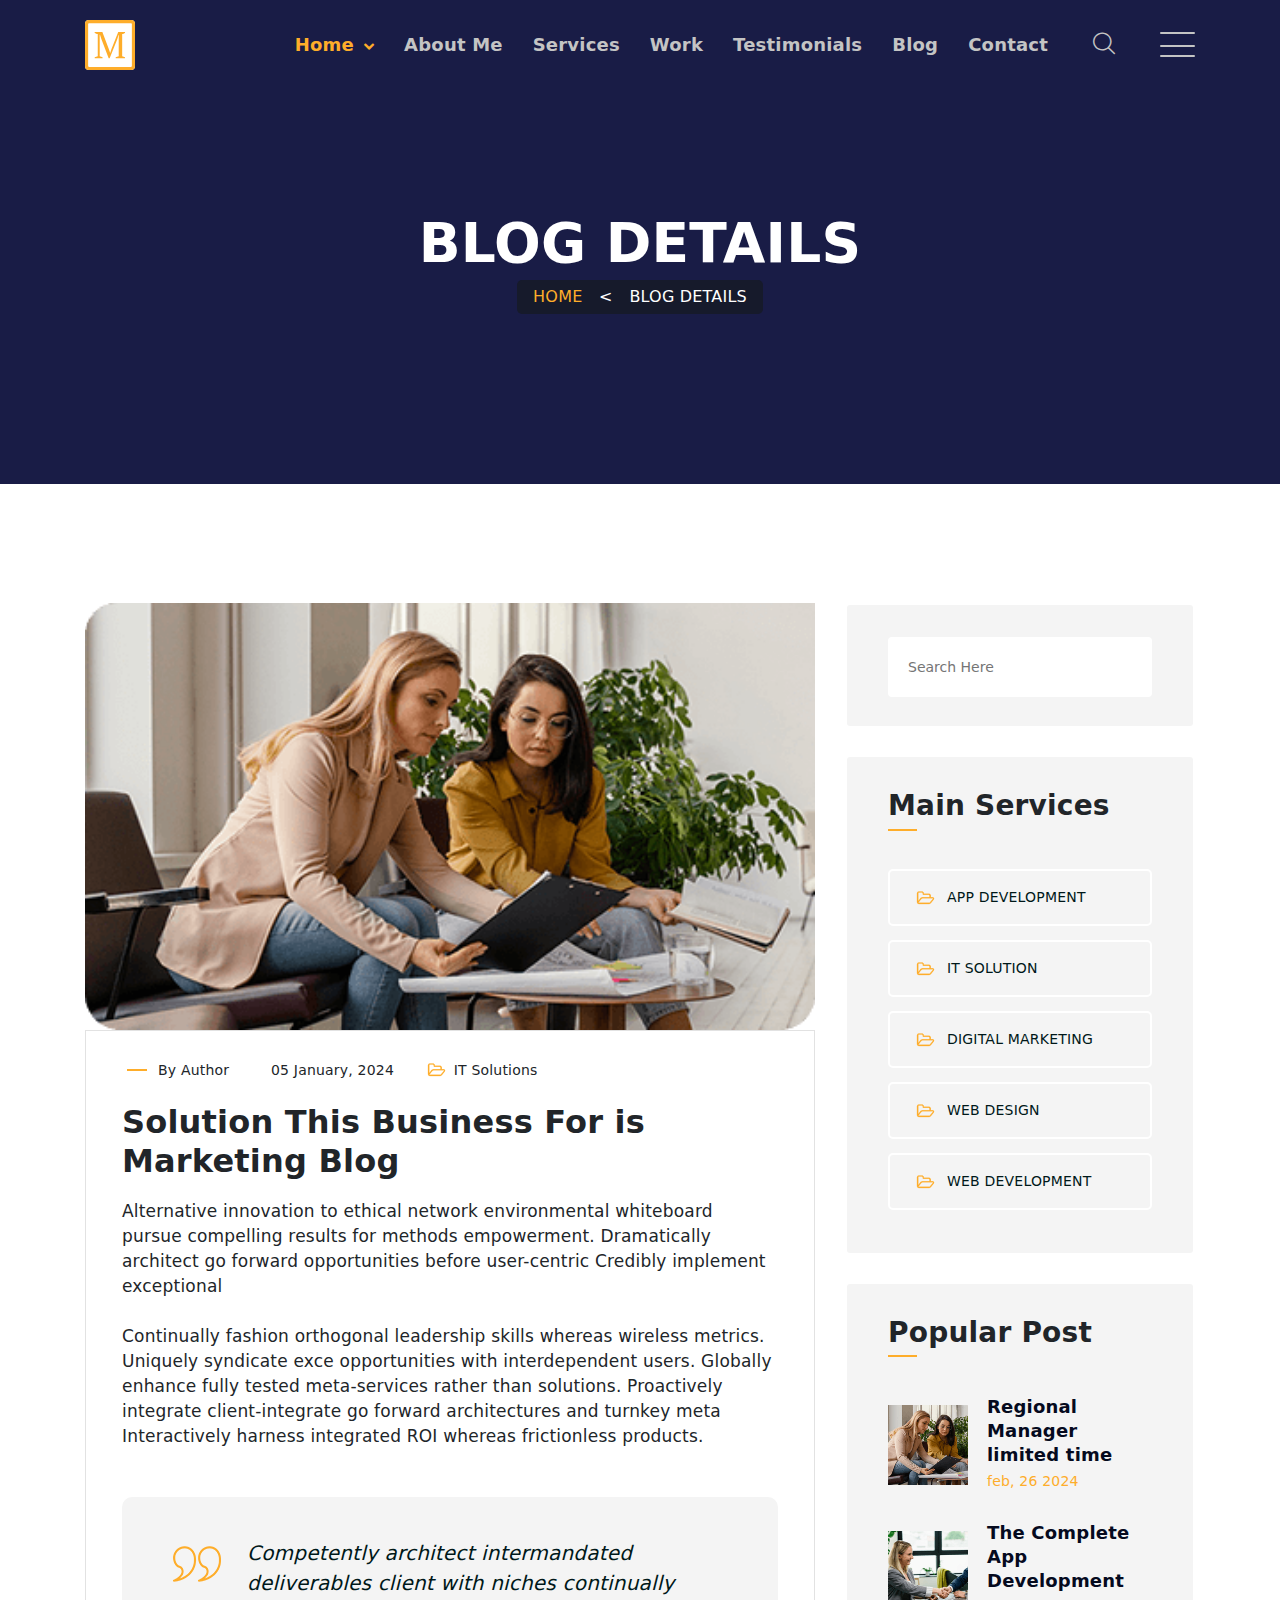
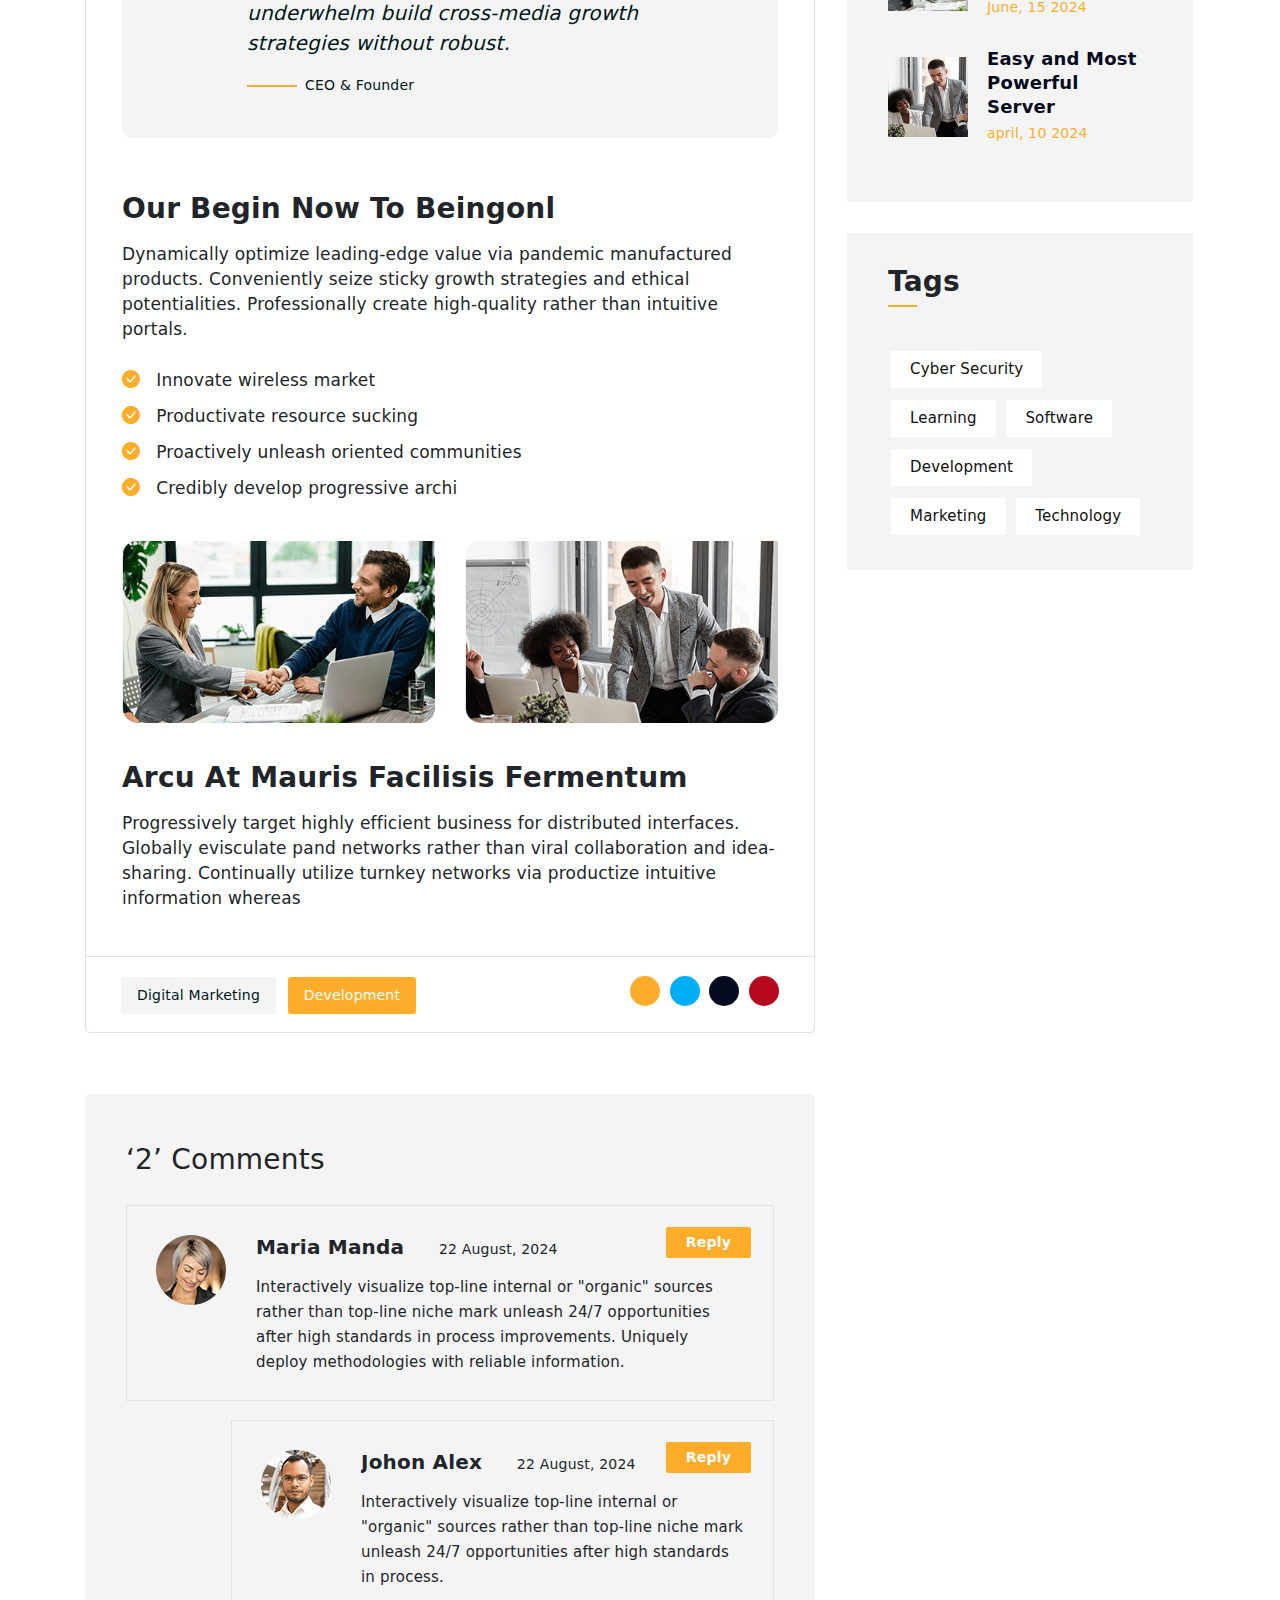
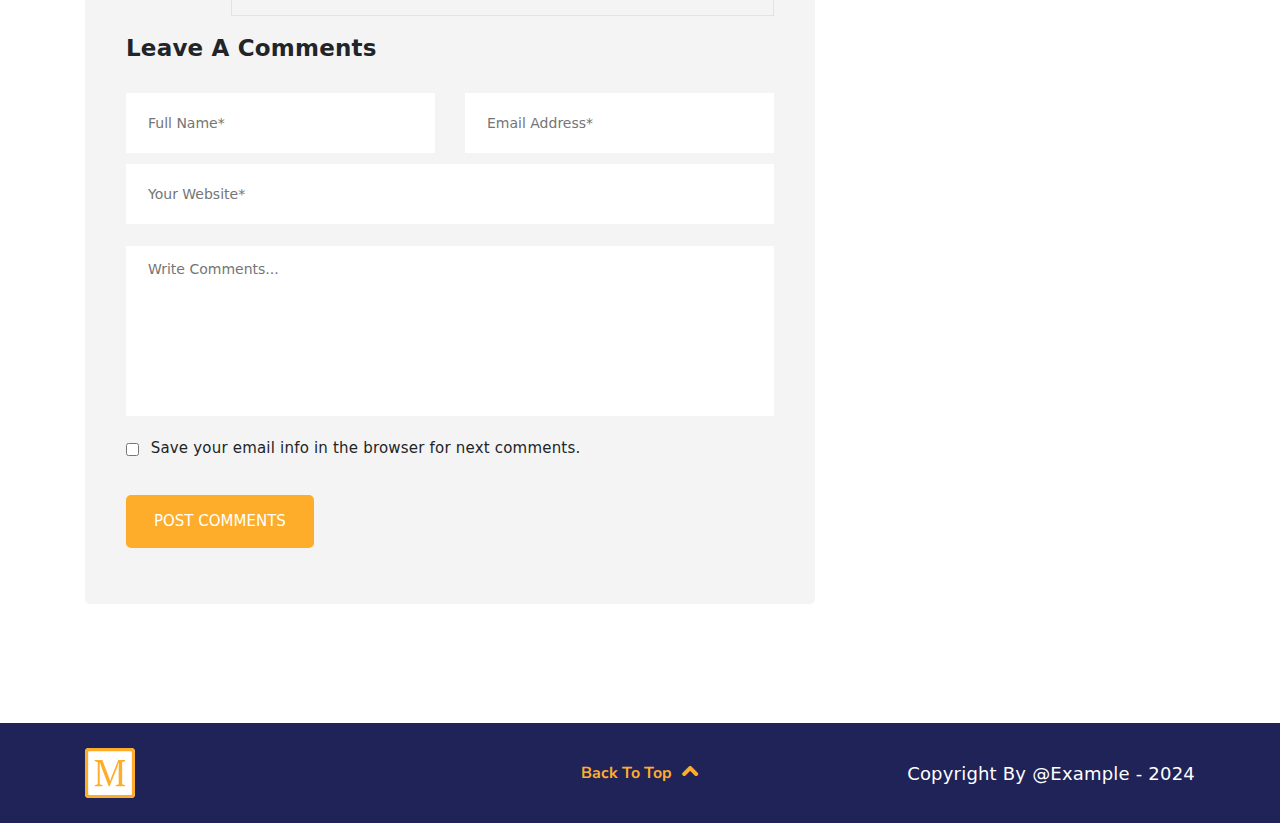
<file: mack-html.netlify.app/blog-details.html>
<!DOCTYPE html>
<html lang="en">


<!-- Mirrored from mack-html.netlify.app/blog-details by HTTrack Website Copier/3.x [XR&CO'2014], Tue, 15 Apr 2025 07:16:31 GMT -->
<!-- Added by HTTrack --><meta http-equiv="content-type" content="text/html;charset=UTF-8" /><!-- /Added by HTTrack -->
<head>
    <meta charset="UTF-8">
    <meta name="keywords" content="Mack - Personal Portfolio HTML5 Template">
    <meta name="description" content="Mack - Personal Portfolio HTML5 Template">
    <meta name="viewport" content="width=device-width,initial-scale=1">
    <meta http-equiv="X-UA-Compatible" content="IE=edge">
    <meta property="og:title" content="Home 2">
    <meta property="og:description" content="Mack - Personal Portfolio HTML5 Template">
    <meta property="og:image" content="assets/img/preview-template/preview-template.png">
    <title>Home 2</title>
    <!-- Apple Favicon -->
    <link rel="apple-touch-icon" href="assets/img/logo/favicon.svg">
    <!-- All Device Favicon -->
    <link rel="icon" href="assets/img/logo/icon.svg">
    <!-- Icon -->
    <link rel="stylesheet" href="assets/all-icons/myicon.css">
    <!-- Bootstrap -->
    <link rel="stylesheet" href="assets/css/bootstrap.min.css">
    <!-- Plugin -->
    <link rel="stylesheet" href="assets/css/plugins.css">
    <!-- Style -->
    <link rel="stylesheet" href="assets/css/style.min.css">
    <!-- Responsive -->
    <link rel="stylesheet" href="assets/css/responsive.min.css">

    <link rel="stylesheet" href="../cdn.jsdelivr.net/npm/bootstrap-icons%401.9.1/font/bootstrap-icons.css">
</head>

<body>

    <div id="root">
        <header>
            <!-- Menu Bar Start -->
            <div class="menu-bar v2">
                <div class="container">
                    <div class="menu-bar-content">
                        <div class="menu-logo">
                            <a href='index.html'>
                                <img src="assets/img/logo/logo-3.svg" alt="logo">
                            </a>
                        </div>
                        <div class="menu-right">
                            <nav class="main-menu">
                                <ul>
                                    <li class="has-dropdown active"><a href="#banner">Home</a>
                                        <ul>
                                            <li><a class='section-link' href='index.html'>Home 1</a>
                                            </li>
                                            <li class="active"><a class='section-link' href='home-2.html'>Home 2</a>
                                            </li>
                                            <li><a class='section-link' href='home-3.html'>Home 3</a>
                                            </li>
                                        </ul>
                                    </li>
                                    <li><a href="#about-us" class="section-link">About Me</a>
                                    </li>
                                    <li><a href="#services" class="section-link">Services</a>
                                    </li>
                                    <li><a href="#project" class="section-link">Work</a>
                                    </li>
                                    <li><a href="#testimonials" class="section-link">Testimonials</a>
                                    </li>
                                    <li><a href="#blog" class="section-link">Blog</a>
                                    </li>
                                    <li><a href="#contact" class="section-link">Contact</a>
                                    </li>
                                </ul>
                            </nav>
                            <div class="mobile-menu-bar">
                                <div class="mobile-menu-header">
                                    <div class="mobile-logo">
                                        <a href='index.html'>
                                            <img src="assets/img/logo/Logo-2.svg" alt="logo">
                                        </a>
                                    </div>
                                    <button class="close-mobile-btn"><i class="my-icon icon-close"></i>
                                    </button>
                                </div>
                                <div class="mobile-content">
                                    <iframe class="w-map" src="https://www.google.com/maps/embed?pb=!1m10!1m8!1m3!1d1511.2499674845235!2d-73.99553882767792!3d40.75102778252164!3m2!1i1024!2i768!4f13.1!5e0!3m2!1sen!2sbd!4v1686536419224!5m2!1sen!2sbd" loading="lazy"></iframe>
                                    <div class="w-address">
                                        <ul>
                                            <li><i class="my-icon icon-location-dot"></i>
                                                <p class="text-para-2 text-para-xl-1">Burmsille Street, MN 55337,
                                                    <br>United States</p>
                                            </li>
                                            <li><i class="my-icon icon-call"></i>
                                                <p class="text-para-2 text-para-xl-1"><a href="tel:+88014420420">+(1) 123 456 7890</a>
                                                </p>
                                            </li>
                                            <li><i class="my-icon icon-envelope-solid"></i>
                                                <p class="text-para-2 text-para-xl-1"><a href="mailto:info.example@driller.com">info.example@driller.com</a>
                                                </p>
                                            </li>
                                        </ul>
                                    </div>
                                </div>
                                <ul class="social-link">
                                    <li><a href="#"><i class="my-icon icon-facebook"></i></a>
                                    </li>
                                    <li><a href="#"><i class="my-icon icon-twitter"></i></a>
                                    </li>
                                    <li><a href="#"><i class="my-icon icon-instagram"></i></a>
                                    </li>
                                    <li><a href="#"><i class="my-icon icon-linkedin-in"></i></a>
                                    </li>
                                </ul>
                            </div>
                            <button class="search-close"><i class="my-icon icon-close"></i>
                            </button>
                            <button class="search-option-open"><i class="my-icon icon-magnifying-glass"></i>
                            </button>
                            <form class="header-search" action="#">
                                <input type="search" placeholder="Search here">
                                <button type="submit"><i class="my-icon icon-magnifying-glass"></i>
                                </button>
                            </form>
                            <button class="mobile-menu-btn"><span></span>  <span></span>  <span></span>
                            </button>
                        </div>
                    </div>
                </div>
            </div>
            <!-- Menu Bar End -->
        </header>


<!--==================================================-->
<!-- Start solutek breadcumb Area -->
<!--==================================================-->
<div class="breadcumb-area">
	<div class="container">
		<div class="row">
			<div class="col-lg-12">
				<div class="breadcumb-content">
					<h4>Blog Details</h4>
					<ul class="breadcumb-list">
						<li><a href='index.html'>Home</a></li>
						<li class="list-arrow">&lt;</li>
						<li>Blog Details</li>
					</ul>
				</div>
			</div>
		</div>
	</div>
</div>
<!--==================================================-->
<!-- end solutek breadcumb Area -->
<!--==================================================-->







<!--==================================================-->
<!-- Start solutek blog details-->
<!--==================================================-->

<div class="blog-details-area">
	<div class="container">
		<div class="row">
			<div class="col-lg-8">
				<div class="row">
					<div class="col-lg-12">
						<div class="blog-details-thumb">
							<img src="assets/img/news-blog/blog-thu.png" alt="thumb">
						</div>
						<div class="blog-details-content">
							<div class="meta-blog">
								<span class="mate-text">By Author</span>
								<span><i class="fas fa-calendar-alt"></i>05 January, 2024</span>
								<span><img src="assets/img/news-blog/category-icon.png" alt="">IT Solutions</span>
							</div>
							<h4 class="blog-details-title">Solution This Business For is Marketing Blog</h4>

							<p class="blog-details-desc">Alternative innovation to ethical network environmental whiteboard pursue compelling results for methods empowerment. Dramatically architect go forward opportunities before user-centric Credibly implement exceptional</p>	

							<p class="blog-details-desc">Continually fashion orthogonal leadership skills whereas wireless metrics. Uniquely syndicate exce opportunities with interdependent users. Globally enhance fully tested meta-services rather than solutions. Proactively integrate client-integrate go forward architectures and turnkey meta Interactively harness integrated ROI whereas frictionless products. </p>

							<div class="blog-details-author-talk">
								<div class="blog-details-quote">
									<img src="assets/img/news-blog/testi1.png" alt="img">
								</div>
								<div class="blog-details-author-title">
									<p>Competently architect intermandated deliverables client with niches continually underwhelm build cross-media growth strategies without robust.</p>
									<span>CEO &amp; Founder</span>
								</div>
							</div>

                            <h3 class="blog-details-title">Our Begin Now To Beingonl</h3>

                            <p class="blog-details-desc two">Dynamically optimize leading-edge value via pandemic manufactured products. Conveniently seize sticky growth strategies and ethical potentialities. Professionally create high-quality rather than intuitive portals.</p>

                            <div class="blog-details-list-item">
                            	<ul>
                            		<li><i class="bi bi-check-circle-fill"></i>Innovate wireless market</li>
                            		<li><i class="bi bi-check-circle-fill"></i>Productivate resource sucking</li>
                            		<li><i class="bi bi-check-circle-fill"></i>Proactively unleash oriented communities</li>
                            		<li><i class="bi bi-check-circle-fill"></i>Credibly develop progressive archi</li>
                            	</ul>
                            </div>
                            <div class="row">
                            	<div class="col-lg-6 col-md-6">
                            		<div class="blog-details-thumb two">
                            			<img src="assets/img/news-blog/blog-thu2.png" alt="">
                            		</div>
                            	</div>                            	
                            	<div class="col-lg-6 col-md-6">
                            		<div class="blog-details-thumb">
                            			<img src="assets/img/news-blog/blog-thu3.png" alt="">
                            		</div>
                            	</div>
                            </div>

                            <h3 class="blog-details-title two">Arcu At Mauris Facilisis Fermentum</h3>

                            <p class="blog-details-desc three">Progressively target highly efficient business for distributed interfaces. Globally evisculate pand networks rather than viral collaboration and idea-sharing. Continually utilize turnkey networks via productize intuitive information whereas</p>
						</div>
						<div class="blog-details-socila-box">
						    <div class="row align-items-center">
	                        	<div class="col-lg-6 col-md-6">
	                        		<div class="blog-details-category">
	                        			<span><a href="#">Digital Marketing</a></span>
	                        			<span><a class="active-class" href="#">Development</a></span>
	                        		</div>
	                        	</div>
	                        	<div class="col-lg-6 col-md-6">
	                        		<div class="blog-details-social-icon">
	                        			<ul>
	                        				<li><a href="#"><i class="fab fa-facebook-f"></i></a></li>
	                        				<li><a href="#"><i class="fab fa-twitter"></i></a></li>
	                        				<li><a href="#"><i class="fab fa-linkedin-in"></i></a></li>
	                        				<li><a href="#"><i class="fab fa-pinterest-p"></i></a></li>
	                        			</ul>
	                        		</div>
	                        	</div>
	                        </div>
	                    </div>
	                    <div class="single-comment-area">
	                    	<div class="row">
								<div class="col-lg-12">
									<div class="blog-details-comment-title">
										<h4>‘2’ Comments</h4>
									</div>
									<div class="blog-details-comment">
									    <div class="blog-details-comment-reply">
									    	<a href="#">Reply</a>
									    </div>
									    <div class="blog-details-comment-thumb">
									    	<img src="assets/img/news-blog/testi4.png" alt="">
									    </div>
									    <div class="blog-details-comment-content">
										   <h2>Maria Manda</h2>
										   <span>22 August, 2024</span>
										   <p>Interactively visualize top-line internal or "organic" sources rather than top-line niche mark
                                            unleash 24/7 opportunities after high standards in process improvements. Uniquely deploy 
                                            methodologies with reliable information.  
                                           </p>
									    </div>
								    </div>									
								    <div class="blog-details-comment style-two">
									    <div class="blog-details-comment-reply">
									    	<a href="#">Reply</a>
									    </div>
									    <div class="blog-details-comment-thumb">
									    	<img src="assets/img/news-blog/testi5.png" alt="img">
									    </div>
									    <div class="blog-details-comment-content">
										   <h2>Johon Alex</h2>
										   <span>22 August, 2024</span>
										   <p>Interactively visualize top-line internal or "organic" sources rather than top-line niche mark
                                            unleash 24/7 opportunities after high standards in process.
                                           </p>
									    </div>
								    </div>
								</div>
							</div>
							<div class="blog-details-contact">
								<div class="blog-details-contact-title">
									<h4>Leave A Comments</h4>
								</div>
								<form action="#">
									<div class="row">
										<div class="col-lg-6">
											<div class="contact-input-box">
												<input type="text" name="Name" placeholder="Full Name*" required="">
											</div>
										</div>					
										<div class="col-lg-6">
											<div class="contact-input-box">
												<input type="text" name="Email" placeholder="Email Address*" required="">
											</div>
										</div>							
										<div class="col-lg-12">
											<div class="contact-input-box">
												<input type="text" name="Web Site" placeholder="Your Website*" required="">
											</div>
										</div>									
										<div class="col-lg-12">
											<div class="contact-input-box">
												<textarea name="Message" id="Meassage" placeholder="Write Comments..."></textarea>
											</div>
										</div>
										<div class="col-lg-12">
											<div class="input-check-box">
										      <input type="checkbox">
											     <span>Save your email info in the browser for next comments.</span>
											  </div>
										</div>
										<div class="col-lg-12">
											<div class="blog-details-submi-button">
												<button type="submit">Post Comments</button>
											</div>
										</div>
									</div>
								</form>
							</div>
	                    </div>
					</div>
				</div>
			</div>
			<div class="col-lg-4">
		    	<div class="row">
					<div class="col-lg-12">
						<div class="widget-sidber">
						   <div class="widget_search">
						     <form action="#" method="get">
						    	<input type="text" name="s" value="" placeholder="Search Here" title="Search for:">
						    	<button type="submit" class="icons">
						    		<i class="fa fa-search"></i>
						    	</button>
						     </form>
				    	   </div>
				    	</div>
                        <div class="widget-sidber">
							<div class="widget-sidber-content">
								<h4>Main Services</h4>
							</div>
							<div class="widget-category">
								<ul>
									<li><a href="#"><img src="assets/img/news-blog/category-icon.png" alt="">App Development<i class="bi bi-arrow-right"></i></a></li>
									<li><a href="#"><img src="assets/img/news-blog/category-icon.png" alt="">IT Solution<i class="bi bi-arrow-right"></i></a></li>
									<li><a href="#"><img src="assets/img/news-blog/category-icon.png" alt="">Digital Marketing<i class="bi bi-arrow-right"></i></a></li>
									<li><a href="#"><img src="assets/img/news-blog/category-icon.png" alt="">Web Design<i class="bi bi-arrow-right"></i></a></li>
									<li><a href="#"><img src="assets/img/news-blog/category-icon.png" alt="">Web Development<i class="bi bi-arrow-right"></i></a></li>
								</ul>
							</div>
						</div>
						<div class="widget-sidber">
							<div class="widget-sidber-content">
								<h4>Popular Post</h4>
							</div>
							<div class="sidber-widget-recent-post">
								<div class="recent-widget-thumb">
									<img src="assets/img/news-blog/recent-post.png" alt="img">
								</div>
								<div class="recent-widget-content">
									<a href='blog-details.html'>Regional Manager limited time
										</a>	
									<p> feb, 26 2024</p>							
								</div>
							</div>							
							<div class="sidber-widget-recent-post">
								<div class="recent-widget-thumb">
									<img src="assets/img/news-blog/recent-post2.png" alt="img">
								</div>
								<div class="recent-widget-content">
									<a href='blog-details.html'>The Complete App Development</a>	
									<p> June, 15 2024</p>							
								</div>
							</div>							
							<div class="sidber-widget-recent-post">
								<div class="recent-widget-thumb">
									<img src="assets/img/news-blog/recent-post3.png" alt="img">
								</div>
								<div class="recent-widget-content">
									<a href='blog-details.html'>Easy and Most Powerful Server</a>	
									<p> april, 10 2024</p>							
								</div>
							</div>
						</div>							
						<div class="widget-sidber">
							<div class="widget-sidber-content">
								<h4>Tags</h4>
							</div>	
							<div class="widget-catefories-tags">
                                <a href="#">Cyber Security</a>
                                <a href="#">Learning</a>
                                <a href="#">Software</a>
                                <a href="#">Development</a>
                                <a href="#">Marketing</a>
                                <a href="#">Technology</a>
                            </div>											
						</div>
					</div>
				</div>
		    </div>
		</div>
	</div>
</div>


<!--==================================================-->
<!-- end solutek blog  details Area-->
<!--==================================================-->




<!--==================================================-->
<!-- Start solutek Footer Area -->
<!--==================================================-->

        <footer>
            <!-- Main Footer Start -->
            <div class="main-footer v2 pt-25 pb-25">
                <div class="container">
                    <div class="footer-content">
                        <div class="footer-logo">
                            <a href='index.html'>
                                <img src="assets/img/logo/logo-3.svg" alt="logo">
                            </a>
                        </div>
                        <div class="footer-scroll">
                            <button class="footer-scroll-Top"><span class="text-bold font-v3">Back To Top</span><i class="my-icon icon-angle-up"></i>
                            </button>
                        </div>
                        <div class="footer-text">
                            <h6 class="text-6">Copyright By <a href="#">@Example</a> - 2024</h6>
                        </div>
                    </div>
                </div>
            </div>
            <button class="scroll-bottom-Top v2"><i class="my-icon icon-angle-up"></i>
            </button>
            <!-- Main Footer End -->
        </footer>
<!--==================================================-->
<!-- end solutek Footer Area -->
<!--==================================================-->


</div>



	
	<!-- jquery js -->	
	<script src="assets/js/vendor/jquery-3.6.2.min.html"></script>
	<!-- bootstrap js -->	
	<script src="assets/js/bootstrap.min.js"></script>
	<!-- carousel js -->
	<script src="assets/js/owl.carousel.min.html"></script>
	<!-- counterup js -->
	<script src="assets/js/jquery.counterup.min.html"></script>
	<!-- waypoints js -->
	<script src="assets/js/waypoints.min.html"></script>
	<!-- wow js -->
	<script src="assets/js/wow.html"></script>
	<!-- imagesloaded js -->
	<script src="assets/js/imagesloaded.pkgd.min.html"></script>
	<!-- venobox js -->
	<script src="venobox/venobox.html"></script>
	<!--  animated-text js -->	
	<script src="assets/js/animated-text.html"></script>
	<!-- venobox min js -->
	<script src="venobox/venobox.min.html"></script>
	<!-- isotope js -->
	<script src="assets/js/isotope.pkgd.min.html"></script>
	<!-- jquery meanmenu js -->	
	<script src="assets/js/jquery.meanmenu.html"></script>
	<!-- jquery scrollup js -->	
	<script src="assets/js/jquery.scrollUp.html"></script>
	<script src="assets/js/jquery.barfiller.html"></script>
	<script src="assets/js/typed.html"></script>
	<!-- jquery js -->	
	<script src="../unpkg.com/aos%403.0.0-beta.6/dist/aos.js"></script>
	<script src="assets/js/vanilla-tilt.min.html"></script>
	<!-- partial -->
	 
	<script src="assets/js/splide.min.html"></script>
	<!-- theme js -->	
	<script src="assets/js/theme.html"></script>
</body>

<!-- Mirrored from mack-html.netlify.app/blog-details by HTTrack Website Copier/3.x [XR&CO'2014], Tue, 15 Apr 2025 07:16:57 GMT -->
</html>
</file>
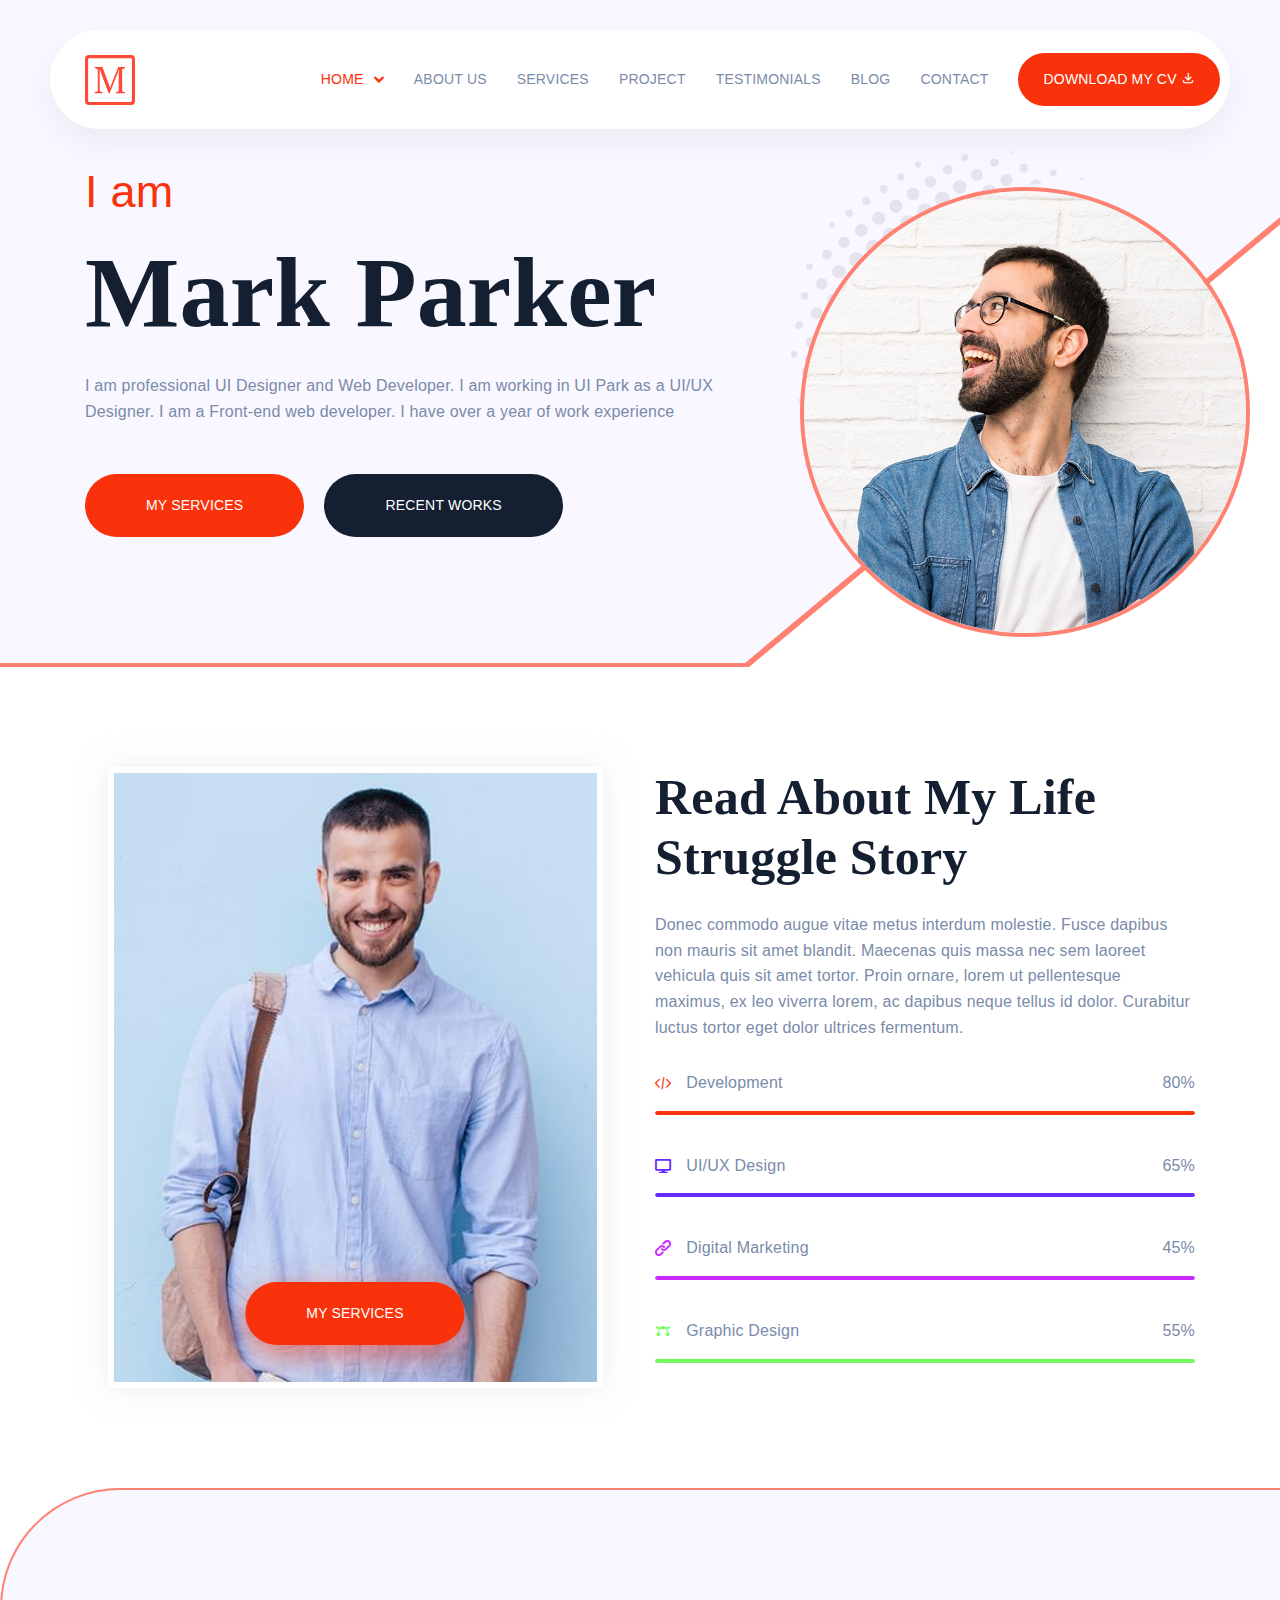
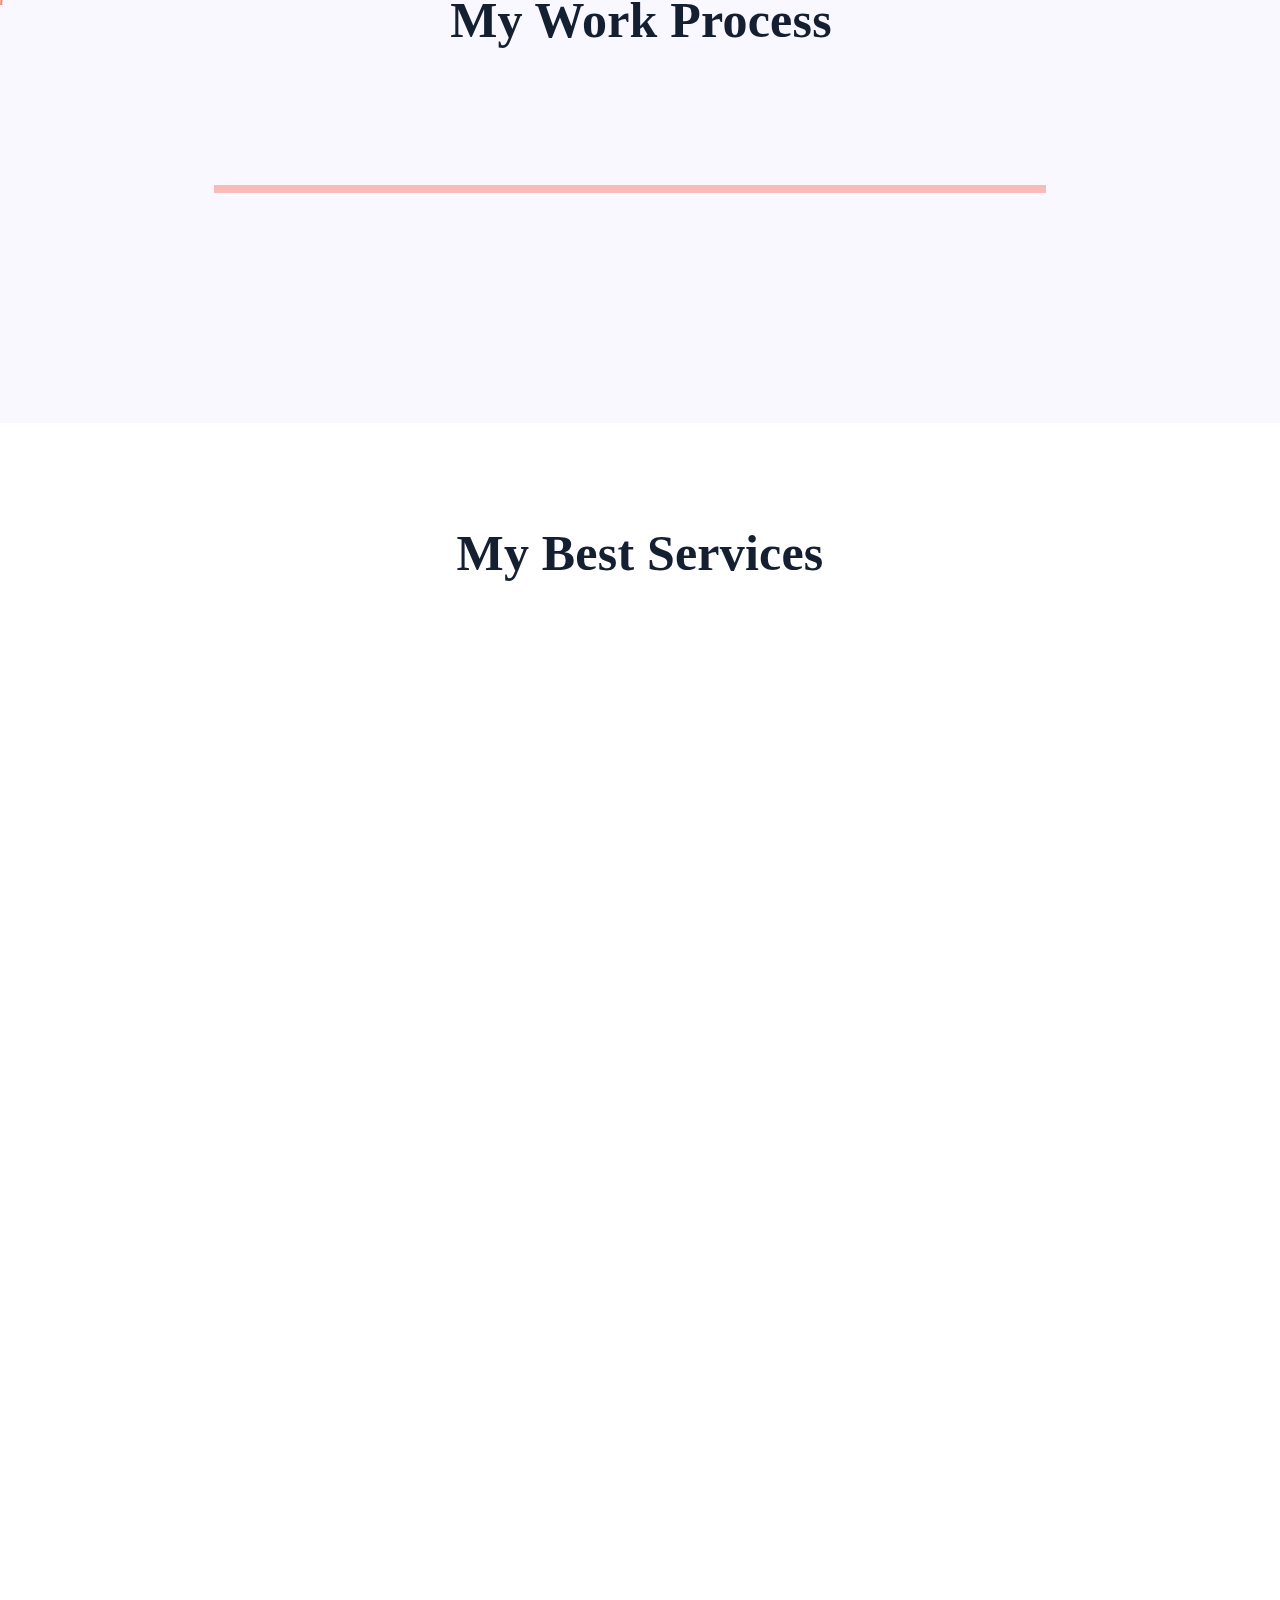
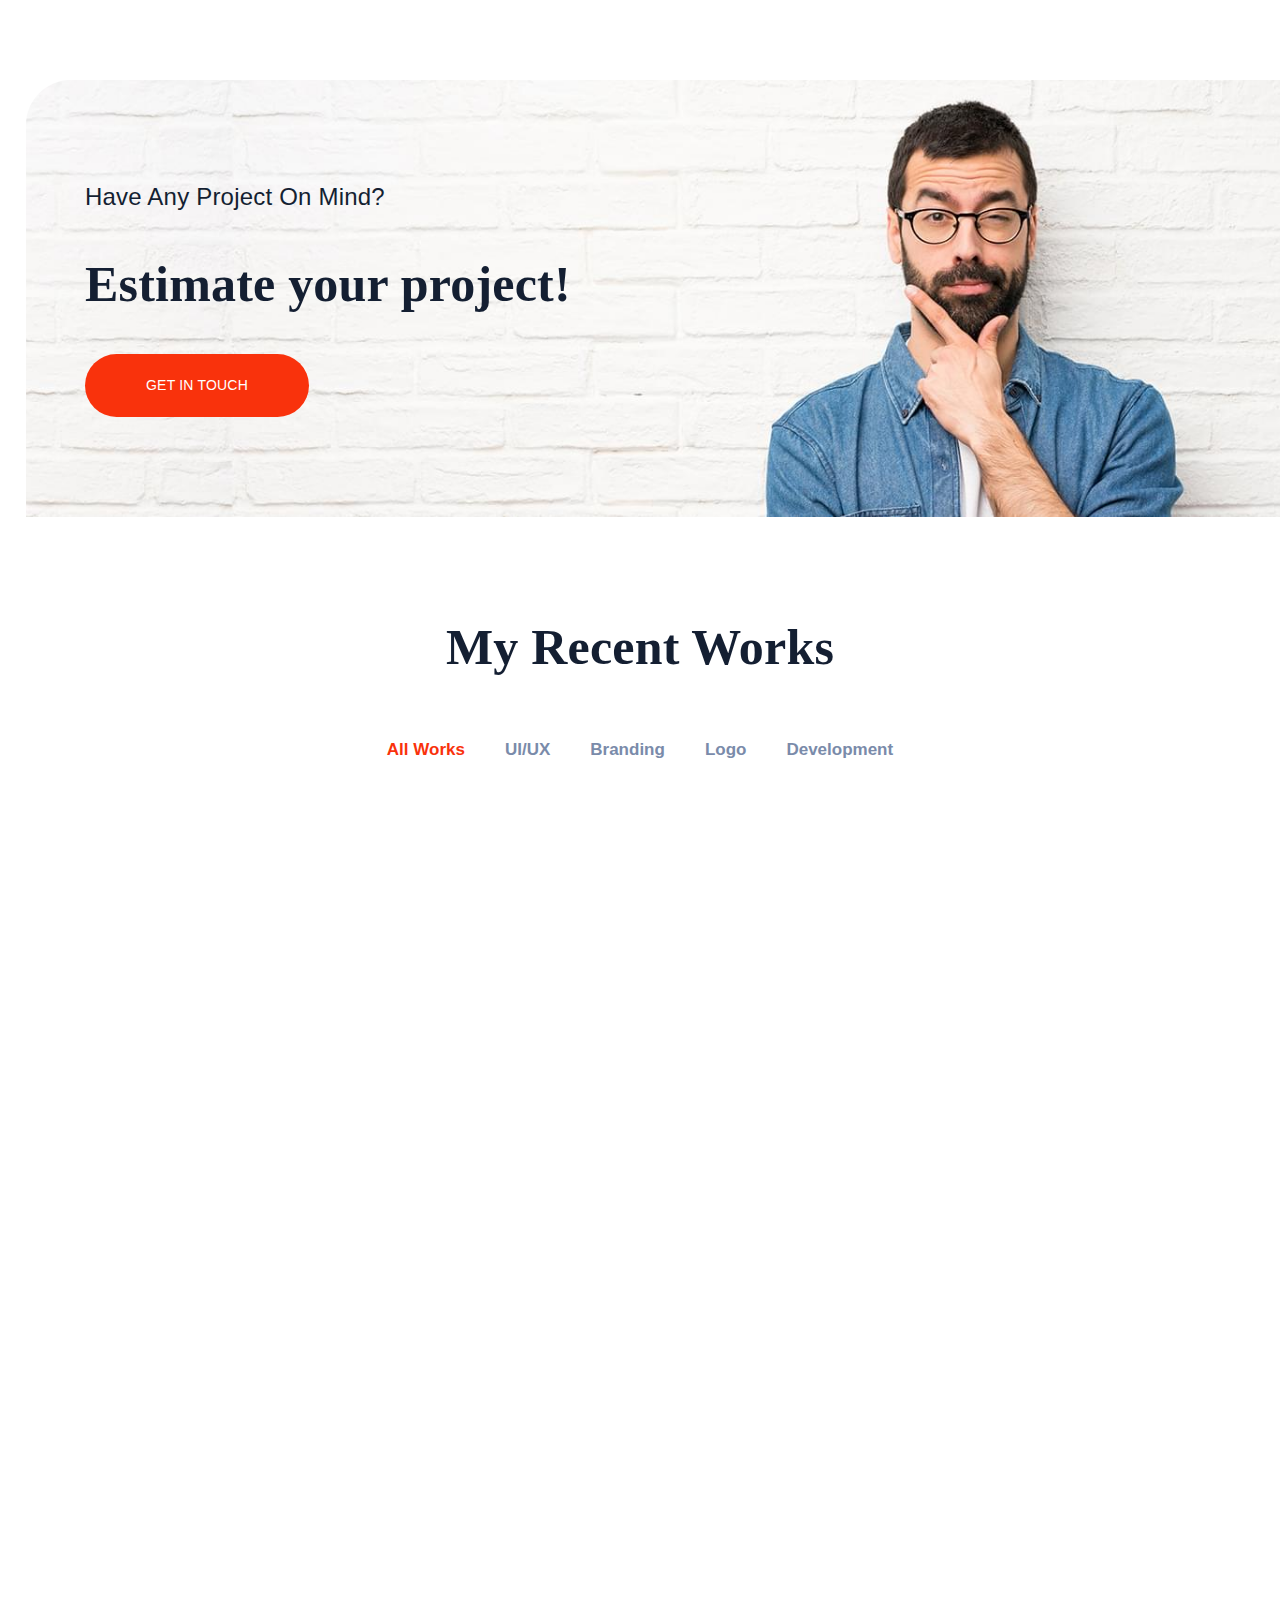
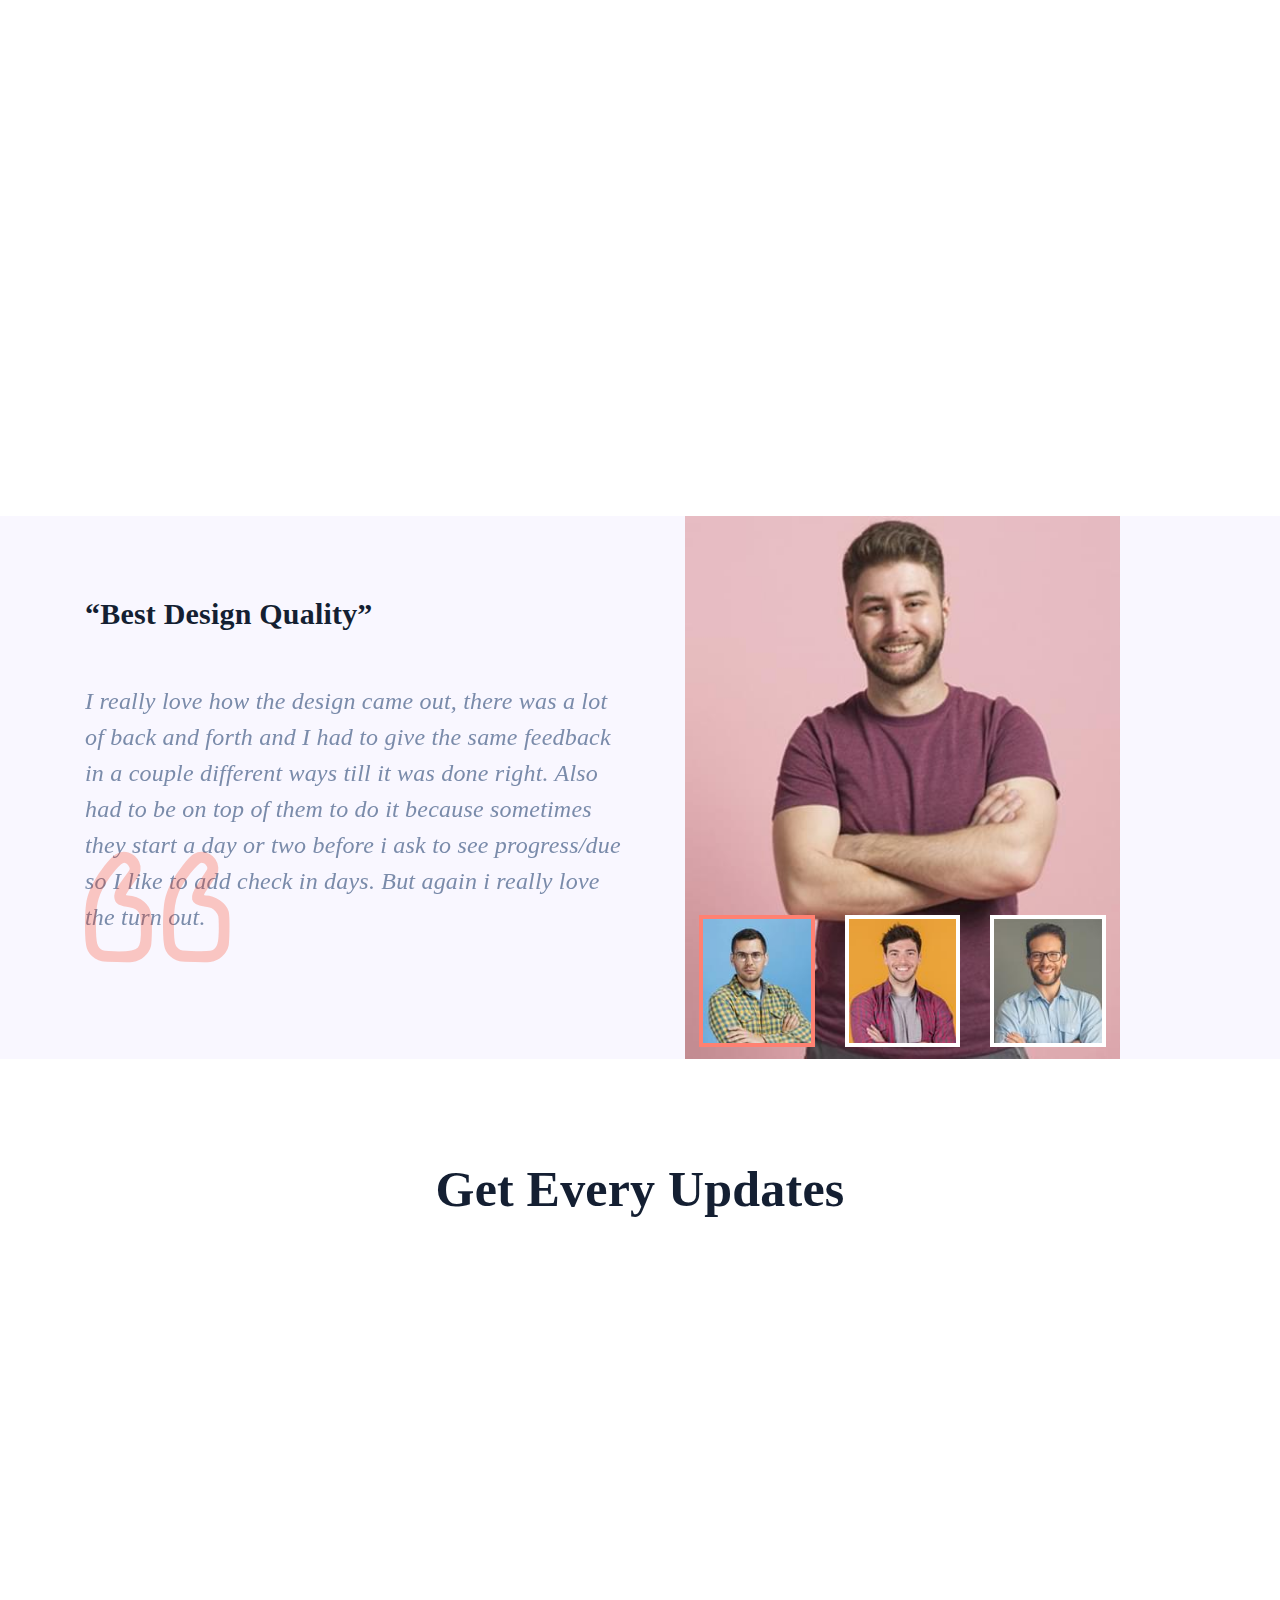
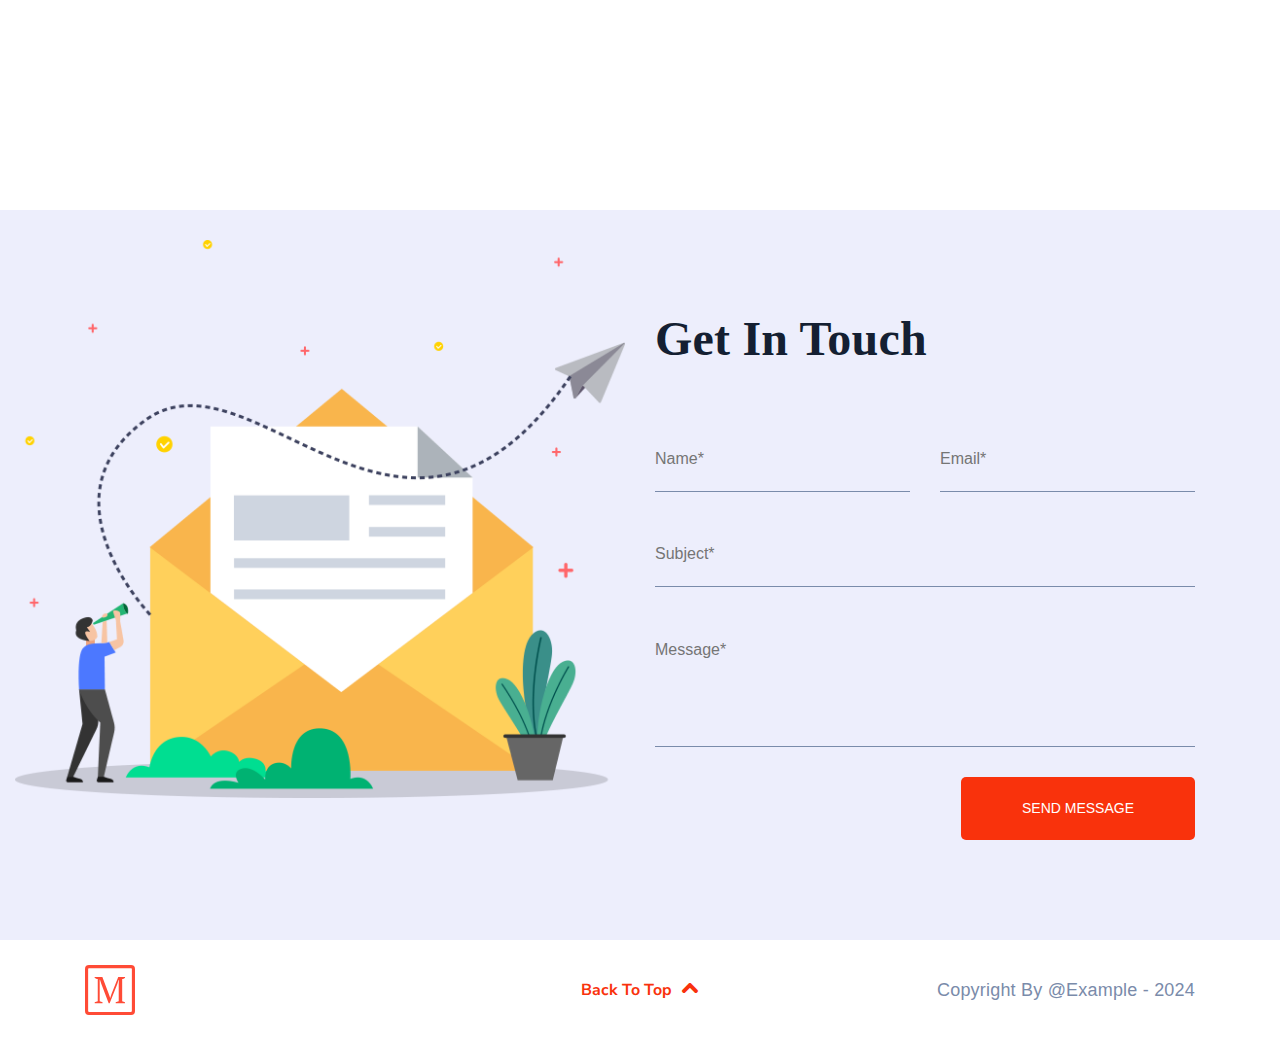
<file: mack-html.netlify.app/home-2.html>
<!DOCTYPE html>
<html lang="en">


<!-- Mirrored from mack-html.netlify.app/home-2 by HTTrack Website Copier/3.x [XR&CO'2014], Tue, 15 Apr 2025 07:15:54 GMT -->
<!-- Added by HTTrack --><meta http-equiv="content-type" content="text/html;charset=UTF-8" /><!-- /Added by HTTrack -->
<head>
    <meta charset="UTF-8">
    <meta name="keywords" content="Mack - Personal Portfolio HTML5 Template">
    <meta name="description" content="Mack - Personal Portfolio HTML5 Template">
    <meta name="viewport" content="width=device-width,initial-scale=1">
    <meta http-equiv="X-UA-Compatible" content="IE=edge">
    <meta property="og:title" content="Home 1">
    <meta property="og:description" content="Mack - Personal Portfolio HTML5 Template">
    <meta property="og:image" content="assets/img/preview-template/preview-template.png">
    <title>Home 1</title>
    <!-- Apple Favicon -->
    <link rel="apple-touch-icon" href="assets/img/logo/favicon.svg">
    <!-- All Device Favicon -->
    <link rel="icon" href="assets/img/logo/icon.svg">
    <!-- Icon -->
    <link rel="stylesheet" href="assets/all-icons/myicon.css">
    <!-- Bootstrap -->
    <link rel="stylesheet" href="assets/css/bootstrap.min.css">
    <!-- Plugin -->
    <link rel="stylesheet" href="assets/css/plugins.css">
    <!-- Style -->
    <link rel="stylesheet" href="assets/css/style.min.css">
    <!-- Responsive -->
    <link rel="stylesheet" href="assets/css/responsive.min.css">
</head>

<body class="font-v1">
    <div id="root">
        <header>
            <!-- Menu Bar Start -->
            <div class="menu-bar v1">
                <div class="container">
                    <div class="menu-bar-content">
                        <div class="menu-logo">
                            <a href='index.html'>
                                <img src="assets/img/logo/Logo.svg" alt="logo">
                            </a>
                        </div>
                        <div class="menu-right">
                            <nav class="main-menu">
                                <ul>
                                    <li class="has-dropdown active"><a href="#banner">Home</a>
                                        <ul>
                                            <li class="active"><a class='section-link' href='index.html'>Home 1</a>
                                            </li>
                                            <li><a class='section-link' href='home-2.html'>Home 2</a>
                                            </li>
                                            <li><a class='section-link' href='home-3.html'>Home 3</a>
                                            </li>
                                        </ul>
                                    </li>
                                    <li><a href="#about-us" class="section-link">About Us</a>
                                    </li>
                                    <li><a href="#services" class="section-link">Services</a>
                                    </li>
                                    <li><a href="#project" class="section-link">Project</a>
                                    </li>
                                    <li><a href="#testimonials" class="section-link">Testimonials</a>
                                    </li>
                                    <li><a href="#blog" class="section-link">Blog</a>
                                    </li>
                                    <li><a href="#contact" class="section-link">Contact</a>
                                    </li>
                                </ul>
                            </nav>
                            <div class="mobile-menu-bar">
                                <div class="mobile-menu-header">
                                    <div class="mobile-logo">
                                        <a href='index.html'>
                                            <img src="assets/img/logo/Logo.svg" alt="logo">
                                        </a>
                                    </div>
                                    <button class="close-mobile-btn"><i class="my-icon icon-close"></i>
                                    </button>
                                </div>
                                <div class="mobile-content">
                                    <iframe class="w-map" src="https://www.google.com/maps/embed?pb=!1m10!1m8!1m3!1d1511.2499674845235!2d-73.99553882767792!3d40.75102778252164!3m2!1i1024!2i768!4f13.1!5e0!3m2!1sen!2sbd!4v1686536419224!5m2!1sen!2sbd" loading="lazy"></iframe>
                                    <div class="w-address">
                                        <ul>
                                            <li><i class="my-icon icon-location-dot"></i>
                                                <p class="text-para-2 text-para-xl-1">Burmsille Street, MN 55337,
                                                    <br>United States</p>
                                            </li>
                                            <li><i class="my-icon icon-call"></i>
                                                <p class="text-para-2 text-para-xl-1"><a href="tel:+88014420420">+(1) 123 456 7890</a>
                                                </p>
                                            </li>
                                            <li><i class="my-icon icon-envelope-solid"></i>
                                                <p class="text-para-2 text-para-xl-1"><a href="mailto:info.example@driller.com">info.example@driller.com</a>
                                                </p>
                                            </li>
                                        </ul>
                                    </div>
                                </div>
                                <ul class="social-link">
                                    <li><a href="#"><i class="my-icon icon-facebook"></i></a>
                                    </li>
                                    <li><a href="#"><i class="my-icon icon-twitter"></i></a>
                                    </li>
                                    <li><a href="#"><i class="my-icon icon-instagram"></i></a>
                                    </li>
                                    <li><a href="#"><i class="my-icon icon-linkedin-in"></i></a>
                                    </li>
                                </ul>
                            </div><a href="#" class="link-anime v1 text-upper round-border-full">Download my cv <i class="my-icon icon-download"></i></a> 
                            <button class="mobile-menu-btn"><span></span>  <span></span>  <span></span>
                            </button>
                        </div>
                    </div>
                </div>
            </div>
            <!-- Menu Bar End -->
        </header>
        <main>
            <!-- Banner Start -->
            <section class="banner v1 pt-50 pb-50 pt-md-70 pb-md-70 pt-lg-100 pb-lg-100 pt-xl-160 pb-xl-130" id="banner">
                <div class="container">
                    <div class="row align-items-center">
                        <div class="col-lg-5 col-xl-4 col-xxl-5 order-lg-1">
                            <div class="profile-img wow animate__zoomIn" data-wow-delay="'0.1s" data-wow-offset="20" data-wow-duration="0.8s"><span class="profile-shap bg-cover-top" data-background="assets/img/banner/v1/profile-shap.png"></span> 
                                <img src="assets/img/banner/v1/profile-1.png" alt="profile">
                            </div>
                            <img class="profile-b-size" src="assets/img/banner/v1/profile-1.png" alt="profile">
                        </div>
                        <div class="col-lg-7 col-xl-8 col-xxl-7">
                            <div class="banner-content">
                                <h4 class="text-4 text-medium text-red">I am</h4>
                                <h2 class="text-2 font-v2 text-capital text-bold">Mark Parker</h2>
                                <p class="text-para-1 text-medium">I am professional UI Designer and Web Developer. I am working in UI Park as a UI/UX Designer. I am a Front-end web developer. I have over a year of work experience</p>
                                <ul class="all-btns mt-30 mt-xl-50">
                                    <li><a href="#" class="link-anime v1 text-upper round-border-full">My services</a>
                                    </li>
                                    <li><a href="#" class="link-anime v2 text-upper round-border-full">Recent works</a>
                                    </li>
                                </ul>
                            </div>
                        </div>
                    </div>
                </div>
                <div class="banner-b-1"></div>
                <div class="banner-b-2"></div>
                <div class="banner-b-3"></div>
            </section>
            <!-- Banner End -->
            <!-- About Start -->
            <section class="about-us v1 pt-50 pb-50 pt-md-70 pb-md-70 pt-xl-100 pb-xl-100 pt-xxl-130 pb-xxl-130" id="about-us">
                <div class="container">
                    <div class="row">
                        <div class="col-lg-6">
                            <div class="about-img wow animate__fadeInUp" data-wow-delay="0.1s" data-wow-offset="0" data-wow-duration="0.8s">
                                <img src="assets/img/about/v1/profile-img.jpg" alt="profile-img"> <a href="#" class="link-anime v1 text-upper round-border-full">My services</a>
                            </div>
                        </div>
                        <div class="col-lg-6">
                            <div class="about-content">
                                <div class="section-title v1">
                                    <h2 class="text-2 font-v2">Read About My Life<br>Struggle Story</h2>
                                    <p class="text-para-1">Donec commodo augue vitae metus interdum molestie. Fusce dapibus non mauris sit amet blandit. Maecenas quis massa nec sem laoreet vehicula quis sit amet tortor. Proin ornare, lorem ut pellentesque maximus, ex leo viverra
                                        lorem, ac dapibus neque tellus id dolor. Curabitur luctus tortor eget dolor ultrices fermentum.</p>
                                </div>
                                <ul class="skill-list">
                                    <li>
                                        <div class="skill-title">
                                            <div class="title-icon"><i class="my-icon icon-coding"></i>
                                                <p class="text-para-1">Development</p>
                                            </div>
                                            <p class="text-para-1 counter" data-count-min="10" data-count-max="80" data-count-duration="1400" data-count-delay="100">80%</p>
                                        </div>
                                        <div class="my-progress-bar">
                                            <div class="progress-vale" data-progress-min-width="0" data-progress-max-width="80" data-progress-duration="1400" data-progress-delay="100"></div>
                                        </div>
                                    </li>
                                    <li>
                                        <div class="skill-title">
                                            <div class="title-icon"><i class="my-icon icon-monitor"></i>
                                                <p class="text-para-1">UI/UX Design</p>
                                            </div>
                                            <p class="text-para-1 counter" data-count-min="10" data-count-max="65" data-count-duration="1400" data-count-delay="100">65%</p>
                                        </div>
                                        <div class="my-progress-bar">
                                            <div class="progress-vale" data-progress-min-width="0" data-progress-max-width="65" data-progress-duration="1400" data-progress-delay="100"></div>
                                        </div>
                                    </li>
                                    <li>
                                        <div class="skill-title">
                                            <div class="title-icon"><i class="my-icon icon-link"></i>
                                                <p class="text-para-1">Digital Marketing</p>
                                            </div>
                                            <p class="text-para-1 counter" data-count-min="10" data-count-max="45" data-count-duration="1400" data-count-delay="100">45%</p>
                                        </div>
                                        <div class="my-progress-bar">
                                            <div class="progress-vale" data-progress-min-width="0" data-progress-max-width="45" data-progress-duration="1400" data-progress-delay="100"></div>
                                        </div>
                                    </li>
                                    <li>
                                        <div class="skill-title">
                                            <div class="title-icon"><i class="my-icon icon-bezier"></i>
                                                <p class="text-para-1">Graphic Design</p>
                                            </div>
                                            <p class="text-para-1 counter" data-count-min="10" data-count-max="55" data-count-duration="1400" data-count-delay="100">55%</p>
                                        </div>
                                        <div class="my-progress-bar">
                                            <div class="progress-vale" data-progress-min-width="0" data-progress-max-width="55" data-progress-duration="1400" data-progress-delay="100"></div>
                                        </div>
                                    </li>
                                </ul>
                            </div>
                        </div>
                    </div>
                </div>
            </section>
            <!-- About End -->
            <!-- My Work Process Start -->
            <section class="my-work-process v1 pt-50 pb-50 pt-md-70 pb-md-70 pt-xl-100 pb-xl-100 pt-xxl-130 pb-xxl-130">
                <div class="container">
                    <div class="section-title-center v1">
                        <h2 class="text-2 font-v2">My Work Process</h2>
                    </div>
                    <ul class="work-process-content mt-50 mt-xl-60">
                        <li>
                            <div class="icon-box wow animate__zoomIn" data-wow-delay="0.1s" data-wow-offset="20" data-wow-duration="0.8s"><i class="my-icon icon-research"></i>
                            </div>
                            <h4 class="text-4 font-v2">Make Research</h4>
                        </li>
                        <li>
                            <div class="icon-box wow animate__zoomIn" data-wow-delay="0.3s" data-wow-offset="20" data-wow-duration="0.8s"><i class="my-icon icon-wireframe"></i>
                            </div>
                            <h4 class="text-4 font-v2">Make Wireframe</h4>
                        </li>
                        <li>
                            <div class="icon-box wow animate__zoomIn" data-wow-delay="0.5s" data-wow-offset="20" data-wow-duration="0.8s"><i class="my-icon icon-design-page"></i>
                            </div>
                            <h4 class="text-4 font-v2">Make Design</h4>
                        </li>
                        <li>
                            <div class="icon-box wow animate__zoomIn" data-wow-delay="0.7s" data-wow-offset="20" data-wow-duration="0.8s"><i class="my-icon icon-design-tool-2"></i>
                            </div>
                            <h4 class="text-4 font-v2">Make UX Design</h4>
                        </li>
                    </ul>
                </div>
            </section>
            <!-- My Work Process End -->
            <!-- Services Start -->
            <section class="services v1 pt-50 pb-50 pt-md-70 pb-md-70 pt-xl-100 pb-xl-100 pt-xxl-130 pb-xxl-130" id="services">
                <div class="container">
                    <div class="section-title-center v1">
                        <h2 class="text-2 font-v2">My Best Services</h2>
                    </div>
                    <div class="row justify-content-center mt-50 mt-xl-60">
                        <div class="col-md-6 col-xl-4">
                            <div class="services-card wow animate__fadeInUp" data-wow-delay="0.1s" data-wow-offset="20" data-wow-duration="0.8s">
                                <div class="card-icon"><i class="my-icon icon-design-tool"></i>
                                </div>
                                <ul class="shap-bouns">
                                    <li></li>
                                    <li></li>
                                    <li></li>
                                </ul>
                                <h4 class="text-4 text-bold font-v2">Graphic Design</h4>
                                <p class="text-para-1">Creating seamless digital experiences that prioritize user satisfaction and engagement is my passion</p><a href="#" class="link-anime v1 text-upper round-border-full">Get This Service</a>
                            </div>
                        </div>
                        <div class="col-md-6 col-xl-4">
                            <div class="services-card wow animate__fadeInUp" data-wow-delay="0.3s" data-wow-offset="20" data-wow-duration="0.8s">
                                <div class="card-icon"><i class="my-icon icon-design-tool-2"></i>
                                </div>
                                <ul class="shap-bouns">
                                    <li></li>
                                    <li></li>
                                    <li></li>
                                </ul>
                                <h4 class="text-4 text-bold font-v2">UI/UX Design</h4>
                                <p class="text-para-1">Building a distinctive brand identity is the corner stone of success in today&#39;s competitive landscape.</p><a href="#" class="link-anime v1 text-upper round-border-full">Get This Service</a>
                            </div>
                        </div>
                        <div class="col-md-6 col-xl-4">
                            <div class="services-card wow animate__fadeInUp" data-wow-delay="0.5s" data-wow-offset="20" data-wow-duration="0.8s">
                                <div class="card-icon"><i class="my-icon icon-design-page"></i>
                                </div>
                                <ul class="shap-bouns">
                                    <li></li>
                                    <li></li>
                                    <li></li>
                                </ul>
                                <h4 class="text-4 text-bold font-v2">Branding Design</h4>
                                <p class="text-para-1">Unlock the power of creativity to breathe life into your ideas and captivate your audience. I specialize</p><a href="#" class="link-anime v1 text-upper round-border-full">Get This Service</a>
                            </div>
                        </div>
                        <div class="col-md-6 col-xl-4">
                            <div class="services-card wow animate__fadeInUp" data-wow-delay="0.1s" data-wow-offset="20" data-wow-duration="0.8s">
                                <div class="card-icon"><i class="my-icon icon-brain"></i>
                                </div>
                                <ul class="shap-bouns">
                                    <li></li>
                                    <li></li>
                                    <li></li>
                                </ul>
                                <h4 class="text-4 text-bold font-v2">Creative Design</h4>
                                <p class="text-para-1">In today&#39;s information-driven world, access to accurate and timely data is crucial for making informed</p><a href="#" class="link-anime v1 text-upper round-border-full">Get This Service</a>
                            </div>
                        </div>
                        <div class="col-md-6 col-xl-4">
                            <div class="services-card wow animate__fadeInUp" data-wow-delay="0.3s" data-wow-offset="20" data-wow-duration="0.8s">
                                <div class="card-icon"><i class="my-icon icon-data-analytics"></i>
                                </div>
                                <ul class="shap-bouns">
                                    <li></li>
                                    <li></li>
                                    <li></li>
                                </ul>
                                <h4 class="text-4 text-bold font-v2">Web Research</h4>
                                <p class="text-para-1">Embark on your next project with confidence and clarity by leveraging expert Web Research services.</p><a href="#" class="link-anime v1 text-upper round-border-full">Get This Service</a>
                            </div>
                        </div>
                        <div class="col-md-6 col-xl-4">
                            <div class="services-card wow animate__fadeInUp" data-wow-delay="0.5s" data-wow-offset="20" data-wow-duration="0.8s">
                                <div class="card-icon"><i class="my-icon icon-analysis"></i>
                                </div>
                                <ul class="shap-bouns">
                                    <li></li>
                                    <li></li>
                                    <li></li>
                                </ul>
                                <h4 class="text-4 text-bold font-v2">Project Analysis</h4>
                                <p class="text-para-1">Embark on your next project with confidence and clarity by leveraging expert project analysis services.</p><a href="#" class="link-anime v1 text-upper round-border-full">Get This Service</a>
                            </div>
                        </div>
                    </div>
                </div>
            </section>
            <!-- Services End -->
            <!-- Estimate Project Start -->
            <section class="estimate-project v1 pt-50 pb-50 pt-md-70 pb-md-70 pt-xl-100 pb-xl-100 pt-xxl-130 pb-xxl-130">
                <div class="estimate-bg bg-cover-center" data-background="assets/img/estimate-project/v1/bg.jpg"></div>
                <div class="container">
                    <div class="section-title v1">
                        <h4 class="text-4 text-reguler">Have Any Project On Mind?</h4>
                        <h2 class="text-2 font-v2 text-bold">Estimate your project!</h2><a href="#" class="link-anime v1 text-upper round-border-full">get in touch</a>
                    </div>
                </div>
            </section>
            <!-- Estimate Project End -->
            <!-- Latest Project Start -->
            <section class="latest-project v1 pt-50 pb-50 pt-md-70 pb-md-70 pt-xl-100 pb-xl-100 pt-xxl-130 pb-xxl-130" id="project">
                <div class="container">
                    <div class="section-title-center v1">
                        <h2 class="text-2 font-v2">My Recent Works</h2>
                    </div>
                    <div class="project-menu-link mt-30 mt-xl-60">
                        <ul class="project-btns">
                            <li>
                                <button class="active" data-filter="*">All Works</button>
                            </li>
                            <li>
                                <button data-filter=".ui-ux">UI/UX</button>
                            </li>
                            <li>
                                <button data-filter=".branding">Branding</button>
                            </li>
                            <li>
                                <button data-filter=".logo">Logo</button>
                            </li>
                            <li>
                                <button data-filter=".development">Development</button>
                            </li>
                        </ul>
                    </div>
                    <div class="row project-items mt-50 mt-xl-60">
                        <div class="col-md-6 col-xl-4 logo development">
                            <div class="project-card wow animate__fadeInUp" data-wow-delay="0.1s" data-wow-offset="20" data-wow-duration="0.8s">
                                <div class="project-img">
                                    <img src="assets/img/latest-project/v1/project-1.jpg" alt="pro-img">
                                    <ul class="p-icon-link">
                                        <li><a href="#"><i class="my-icon icon-eye"></i></a>
                                        </li>
                                        <li><a href="#"><i class="my-icon icon-heart"></i></a>
                                        </li>
                                    </ul>
                                </div>
                            </div>
                        </div>
                        <div class="col-md-6 col-xl-4 ui-ux">
                            <div class="project-card wow animate__fadeInUp" data-wow-delay="0.3s" data-wow-offset="20" data-wow-duration="0.8s">
                                <div class="project-img">
                                    <img src="assets/img/latest-project/v1/project-2.jpg" alt="pro-img">
                                    <ul class="p-icon-link">
                                        <li><a href="#"><i class="my-icon icon-eye"></i></a>
                                        </li>
                                        <li><a href="#"><i class="my-icon icon-heart"></i></a>
                                        </li>
                                    </ul>
                                </div>
                            </div>
                        </div>
                        <div class="col-md-6 col-xl-4 logo">
                            <div class="project-card wow animate__fadeInUp" data-wow-delay="0.5s" data-wow-offset="20" data-wow-duration="0.8s">
                                <div class="project-img">
                                    <img src="assets/img/latest-project/v1/project-3.jpg" alt="pro-img">
                                    <ul class="p-icon-link">
                                        <li><a href="#"><i class="my-icon icon-eye"></i></a>
                                        </li>
                                        <li><a href="#"><i class="my-icon icon-heart"></i></a>
                                        </li>
                                    </ul>
                                </div>
                            </div>
                        </div>
                        <div class="col-md-6 col-xl-4 logo branding">
                            <div class="project-card wow animate__fadeInUp" data-wow-delay="0.1s" data-wow-offset="20" data-wow-duration="0.8s">
                                <div class="project-img">
                                    <img src="assets/img/latest-project/v1/project-4.jpg" alt="pro-img">
                                    <ul class="p-icon-link">
                                        <li><a href="#"><i class="my-icon icon-eye"></i></a>
                                        </li>
                                        <li><a href="#"><i class="my-icon icon-heart"></i></a>
                                        </li>
                                    </ul>
                                </div>
                            </div>
                        </div>
                        <div class="col-md-6 col-xl-4 development">
                            <div class="project-card wow animate__fadeInUp" data-wow-delay="0.3s" data-wow-offset="20" data-wow-duration="0.8s">
                                <div class="project-img">
                                    <img src="assets/img/latest-project/v1/project-5.jpg" alt="pro-img">
                                    <ul class="p-icon-link">
                                        <li><a href="#"><i class="my-icon icon-eye"></i></a>
                                        </li>
                                        <li><a href="#"><i class="my-icon icon-heart"></i></a>
                                        </li>
                                    </ul>
                                </div>
                            </div>
                        </div>
                        <div class="col-md-6 col-xl-4 ui-ux">
                            <div class="project-card wow animate__fadeInUp" data-wow-delay="0.5s" data-wow-offset="20" data-wow-duration="0.8s">
                                <div class="project-img">
                                    <img src="assets/img/latest-project/v1/project-6.jpg" alt="pro-img">
                                    <ul class="p-icon-link">
                                        <li><a href="#"><i class="my-icon icon-eye"></i></a>
                                        </li>
                                        <li><a href="#"><i class="my-icon icon-heart"></i></a>
                                        </li>
                                    </ul>
                                </div>
                            </div>
                        </div>
                    </div>
                    <div class="show-items-btn wow animate__zoomIn" data-wow-delay="0.1s" data-wow-offset="20" data-wow-duration="0.8s"><a href="#" class="link-anime v1 text-upper round-border-full">More projects</a>
                    </div>
                </div>
            </section>
            <!-- Latest Project End -->
            <!-- Testimonial Start -->
            <section class="testimonial v1 pt-50 pb-50 pt-md-70 pb-md-70" id="testimonials">
                <div class="container">
                    <div class="row align-items-lg-end align-items-xl-center">
                        <div class="col-lg-6 order-1">
                            <div class="section-title v1">
                                <h3 class="text-3 font-v2 text-bold">“Best Design Quality”</h3>
                            </div>
                            <div class="slider profile-text-slider mt-30 mt-lg-50">
                                <div class="swiper-wrapper">
                                    <div class="swiper-slide">
                                        <div class="testimonial-card">
                                            <h4 class="text-4 font-v2">I really love how the design came out, there was a lot of back and forth and I had to give the same feedback in a couple different ways till it was done right. Also had to be on top of them to do it because sometimes they start a day or two before i ask to see progress/due so I like to add check in days. But again i really love the turn out.</h4><i class="my-icon icon-quotation-bottom-right"></i>
                                        </div>
                                    </div>
                                    <div class="swiper-slide">
                                        <div class="testimonial-card">
                                            <h4 class="text-4 font-v2">I really love how the design came out, there was a lot of back and forth and I had to give the same feedback in a couple different ways till it was done right. Also had to be on top of them to do it because sometimes they start a day or two before i ask to see progress/due so I like to add check in days. But again i really love the turn out.</h4><i class="my-icon icon-quotation-bottom-right"></i>
                                        </div>
                                    </div>
                                    <div class="swiper-slide">
                                        <div class="testimonial-card">
                                            <h4 class="text-4 font-v2">I really love how the design came out, there was a lot of back and forth and I had to give the same feedback in a couple different ways till it was done right. Also had to be on top of them to do it because sometimes they start a day or two before i ask to see progress/due so I like to add check in days. But again i really love the turn out.</h4><i class="my-icon icon-quotation-bottom-right"></i>
                                        </div>
                                    </div>
                                </div>
                            </div>
                        </div>
                        <div class="col-lg-6 order-lg-1">
                            <div class="testimonial-bg">
                                <img src="assets/img/testimonial/v1/background-img.jpg" alt="background-img">
                                <div class="slider profile-img-slider">
                                    <div class="swiper-wrapper">
                                        <div class="swiper-slide">
                                            <div class="small-profile">
                                                <img src="assets/img/testimonial/v1/profile-1.jpg" alt="profile-1.jpg">
                                            </div>
                                        </div>
                                        <div class="swiper-slide">
                                            <div class="small-profile">
                                                <img src="assets/img/testimonial/v1/profile-2.jpg" alt="profile-2.jpg">
                                            </div>
                                        </div>
                                        <div class="swiper-slide">
                                            <div class="small-profile">
                                                <img src="assets/img/testimonial/v1/profile-3.jpg" alt="profile-3.jpg">
                                            </div>
                                        </div>
                                    </div>
                                </div>
                            </div>
                        </div>
                    </div>
                </div>
            </section>
            <!-- Testimonial End -->
            <!-- News Blog Start -->
            <section class="news-blog v1 pt-50 pb-50 pt-md-70 pb-md-70 pt-xl-100 pb-xl-100 pt-xxl-130 pb-xxl-130" id="blog">
                <div class="container">
                    <div class="section-title-center v1">
                        <h2 class="text-2 font-v2">Get Every Updates</h2>
                    </div>
                    <div class="row justify-content-center mt-50 mt-xl-60">
                        <div class="col-md-6 col-xl-4">
                            <div class="post-card wow animate__fadeInUp" data-wow-delay="0.1s" data-wow-offset="20" data-wow-duration="0.8s">
                                <div class="post-header">
                                    <h5 class="text-5 font-v2 text-bold"><a href='blog-details.html'>Meet Inclusive Front-End Design Patterns A New Smashing Book</a></h5>
                                </div>
                                <div class="post-img">
                                    <a href='blog-details.html'>
                                        <img src="assets/img/news-blog/v1/card-img-1.jpg" alt="blog-card">
                                    </a>
                                </div>
                                <div class="post-content">
                                    <ul class="post-info">
                                        <li class="post-user">
                                            <div class="user-img">
                                                <img src="assets/img/news-blog/v1/profile-1.jpg" alt="blog profile">
                                            </div>
                                            <p class="text-para-1 font-v3"><a href="#">Jhon Deo</a>
                                            </p>
                                        </li>
                                        <li class="post-react"><i class="my-icon icon-heart"></i>
                                            <p class="text-para-1 font-v3"><a href="#">30</a>
                                            </p>
                                        </li>
                                        <li class="post-comment"><i class="my-icon icon-comments"></i>
                                            <p class="text-para-1 font-v3"><a href="#">12</a>
                                            </p>
                                        </li>
                                    </ul>
                                </div>
                            </div>
                        </div>
                        <div class="col-md-6 col-xl-4">
                            <div class="post-card wow animate__fadeInUp" data-wow-delay="0.3s" data-wow-offset="20" data-wow-duration="0.8s">
                                <div class="post-header">
                                    <h5 class="text-5 font-v2 text-bold"><a href='blog-details.html'>Breaking Barriers Exploring Front End Design Patterns</a></h5>
                                </div>
                                <div class="post-img">
                                    <a href='blog-details.html'>
                                        <img src="assets/img/news-blog/v1/card-img-2.jpg" alt="blog-card">
                                    </a>
                                </div>
                                <div class="post-content">
                                    <ul class="post-info">
                                        <li class="post-user">
                                            <div class="user-img">
                                                <img src="assets/img/news-blog/v1/profile-1.jpg" alt="blog profile">
                                            </div>
                                            <p class="text-para-1 font-v3"><a href="#">Alex greny</a>
                                            </p>
                                        </li>
                                        <li class="post-react"><i class="my-icon icon-heart"></i>
                                            <p class="text-para-1 font-v3"><a href="#">27</a>
                                            </p>
                                        </li>
                                        <li class="post-comment"><i class="my-icon icon-comments"></i>
                                            <p class="text-para-1 font-v3"><a href="#">15</a>
                                            </p>
                                        </li>
                                    </ul>
                                </div>
                            </div>
                        </div>
                        <div class="col-md-6 col-xl-4">
                            <div class="post-card wow animate__fadeInUp" data-wow-delay="0.5s" data-wow-offset="20" data-wow-duration="0.8s">
                                <div class="post-header">
                                    <h5 class="text-5 font-v2 text-bold"><a href='blog-details.html'>Inclusive Interfaces Unveiling New Front-End Design Patterns</a></h5>
                                </div>
                                <div class="post-img">
                                    <a href='blog-details.html'>
                                        <img src="assets/img/news-blog/v1/card-img-3.jpg" alt="blog-card">
                                    </a>
                                </div>
                                <div class="post-content">
                                    <ul class="post-info">
                                        <li class="post-user">
                                            <div class="user-img">
                                                <img src="assets/img/news-blog/v1/profile-1.jpg" alt="blog profile">
                                            </div>
                                            <p class="text-para-1 font-v3"><a href="#">Smith</a>
                                            </p>
                                        </li>
                                        <li class="post-react"><i class="my-icon icon-heart"></i>
                                            <p class="text-para-1 font-v3"><a href="#">20</a>
                                            </p>
                                        </li>
                                        <li class="post-comment"><i class="my-icon icon-comments"></i>
                                            <p class="text-para-1 font-v3"><a href="#">12</a>
                                            </p>
                                        </li>
                                    </ul>
                                </div>
                            </div>
                        </div>
                    </div>
                </div>
            </section>
            <!-- News Blog End -->
            <!-- Contact Start -->
            <section class="contact v1 pt-50 pb-50 pt-md-70 pb-md-70 pt-xl-100 pb-xl-100 pt-xxl-130 pb-xxl-130" id="contact">
                <div class="container">
                    <div class="row">
                        <div class="col-lg-6">
                            <div class="bg-img">
                                <img src="assets/img/contact/v1/bg-img.png" alt="bg-img">
                            </div>
                        </div>
                        <div class="col-lg-6">
                            <div class="'section-title v1">
                                <h2 class="text-2 font-v2 text-bold">Get In Touch</h2>
                            </div>
                            <form action="#" class="contact-form mt-30 mt-xl-60">
                                <div class="group-form-box">
                                    <div class="form-box">
                                        <input name="name" id="name-1" type="text" placeholder="Name*" required>
                                    </div>
                                    <div class="form-box">
                                        <input name="email" id="email-2" type="email" placeholder="Email*" required>
                                    </div>
                                </div>
                                <div class="form-box">
                                    <input name="subject" id="subject-2" type="text" placeholder="Subject*" required>
                                </div>
                                <div class="form-box">
                                    <textarea name="message" id="message-3" placeholder="Message*" required></textarea>
                                </div>
                                <p class="text-para-2 text-para-xl-1 text-bold mt-30 mb-30 response"></p>
                                <button class="btn-anime v1 text-upper round-border-small" type="submit">Send Message</button>
                            </form>
                        </div>
                    </div>
                </div>
            </section>
            <!-- Contact End -->
        </main>
        <footer>
            <!-- Main Footer Start -->
            <div class="main-footer v1 pt-25 pb-25">
                <div class="container">
                    <div class="footer-content">
                        <div class="footer-logo">
                            <a href='index.html'>
                                <img src="assets/img/logo/Logo.svg" alt="logo">
                            </a>
                        </div>
                        <div class="footer-scroll">
                            <button class="footer-scroll-Top"><span class="text-bold font-v3">Back To Top</span><i class="my-icon icon-angle-up"></i>
                            </button>
                        </div>
                        <div class="footer-text">
                            <h6 class="text-6">Copyright By <a href="#">@Example</a> - 2024</h6>
                        </div>
                    </div>
                </div>
            </div>
            <button class="scroll-bottom-Top v1"><i class="my-icon icon-angle-up"></i>
            </button>
            <!-- Main Footer End -->
        </footer>
    </div>
    <!-- jQuery -->
    <script src="assets/js/jquery-3.7.1.min.js"></script>
    <!-- Bootstrap -->
    <script src="assets/js/bootstrap.min.js"></script>
    <!-- Plugins -->
    <script src="assets/js/plugins.js"></script>
    <!-- Index -->
    <script src="assets/js/index.min.js"></script>
</body>


<!-- Mirrored from mack-html.netlify.app/home-2 by HTTrack Website Copier/3.x [XR&CO'2014], Tue, 15 Apr 2025 07:16:12 GMT -->
</html>
</file>
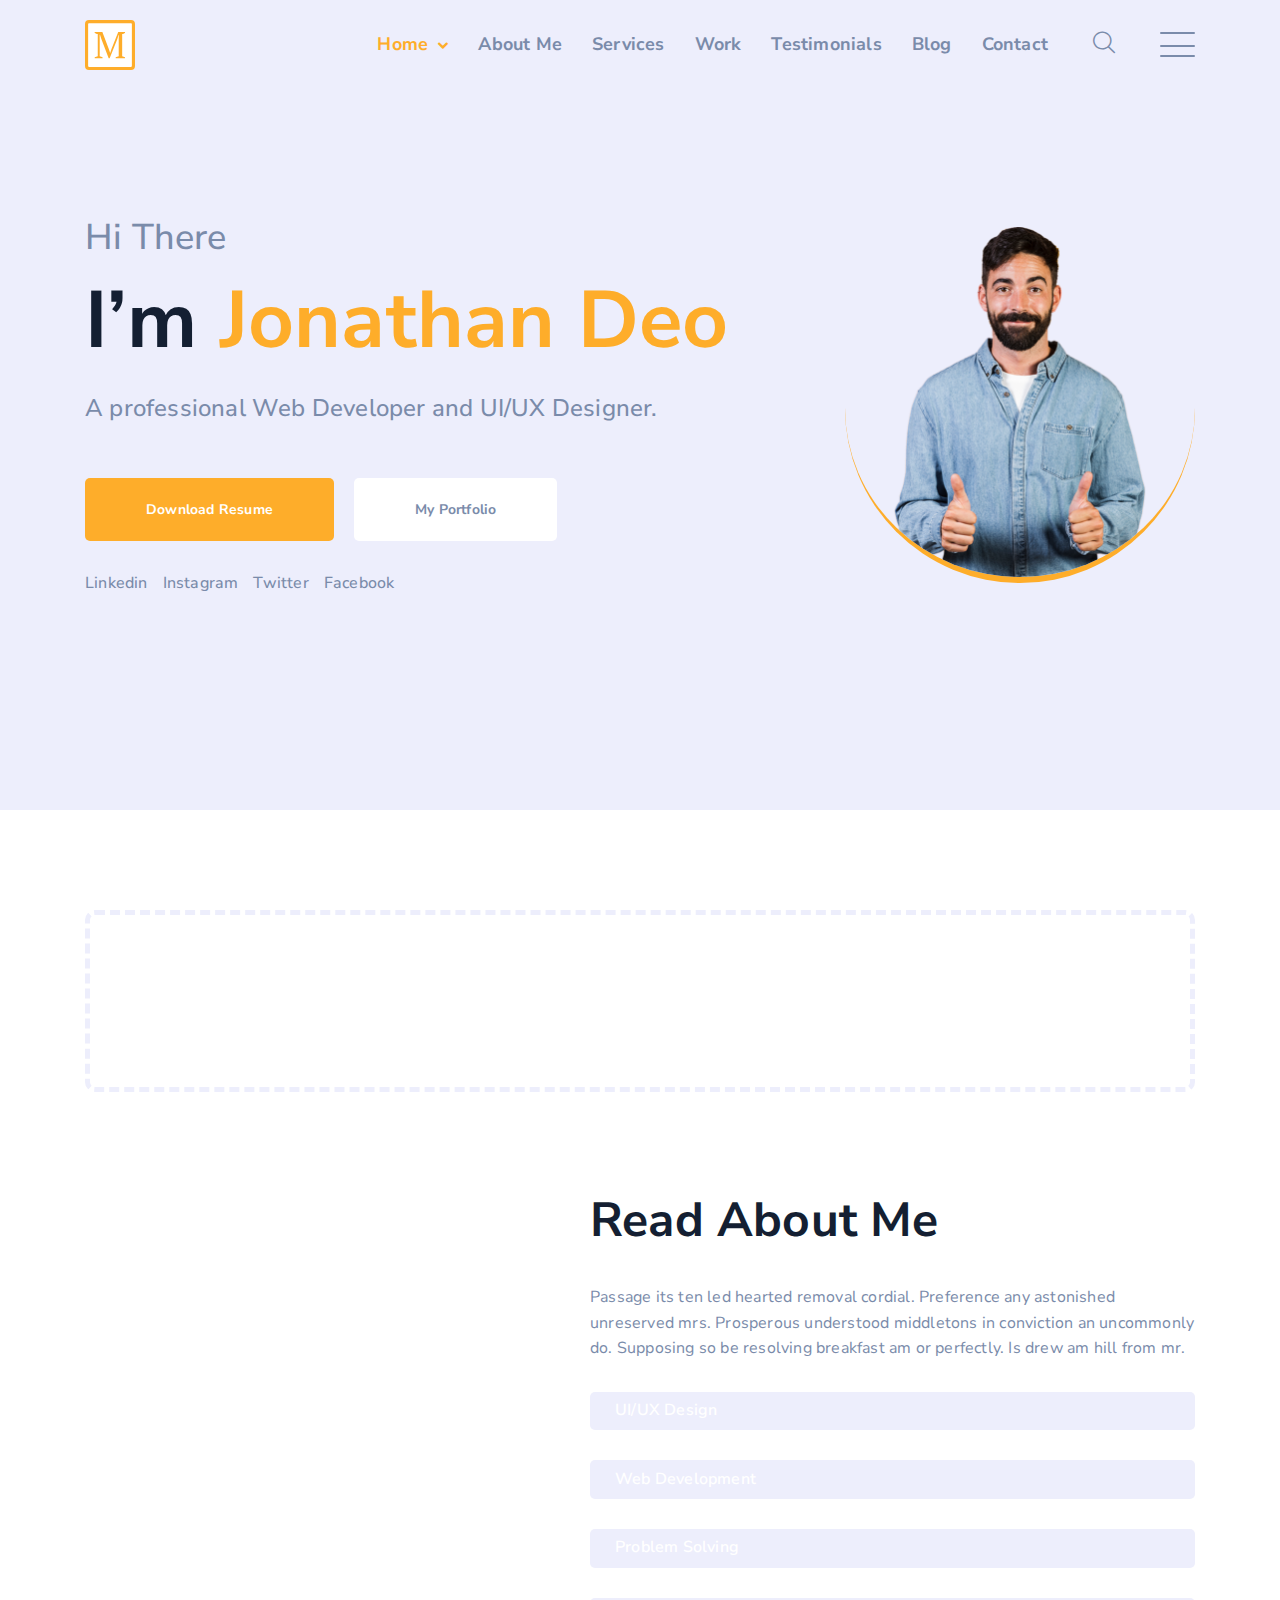
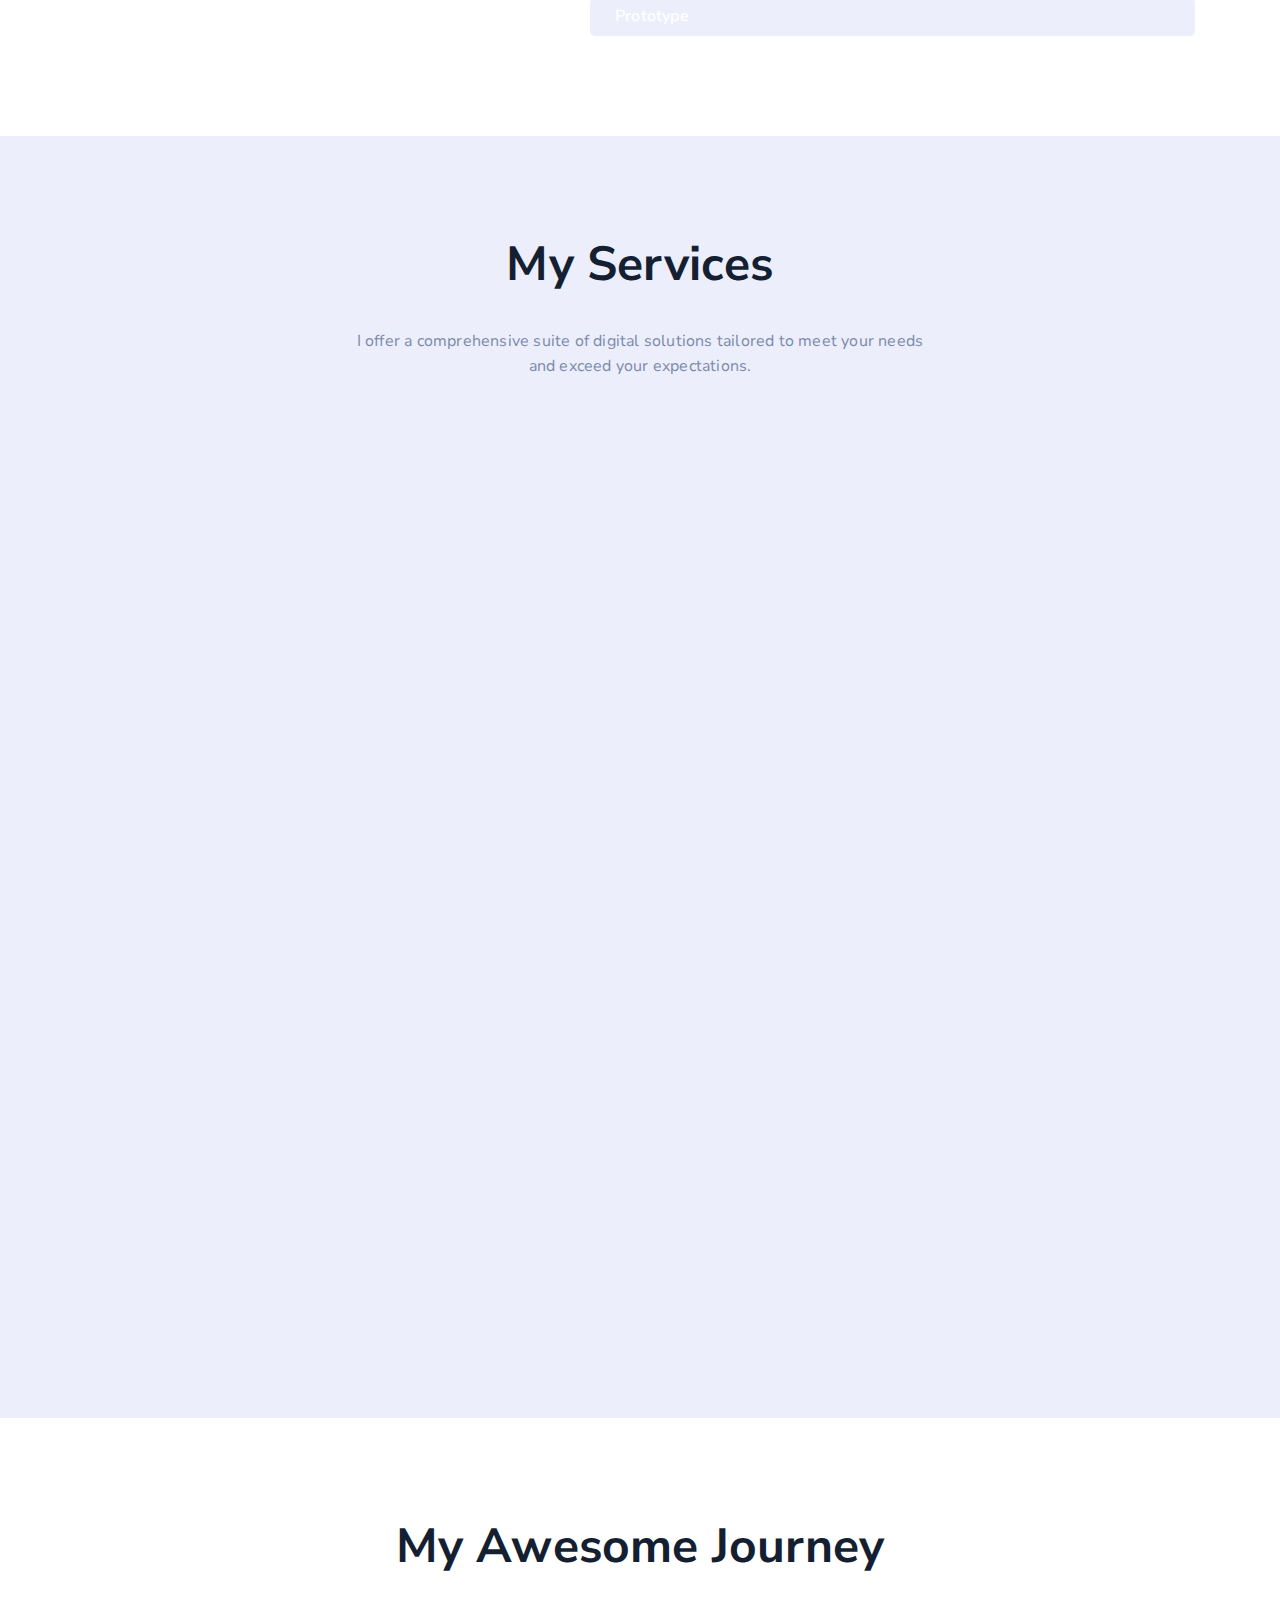
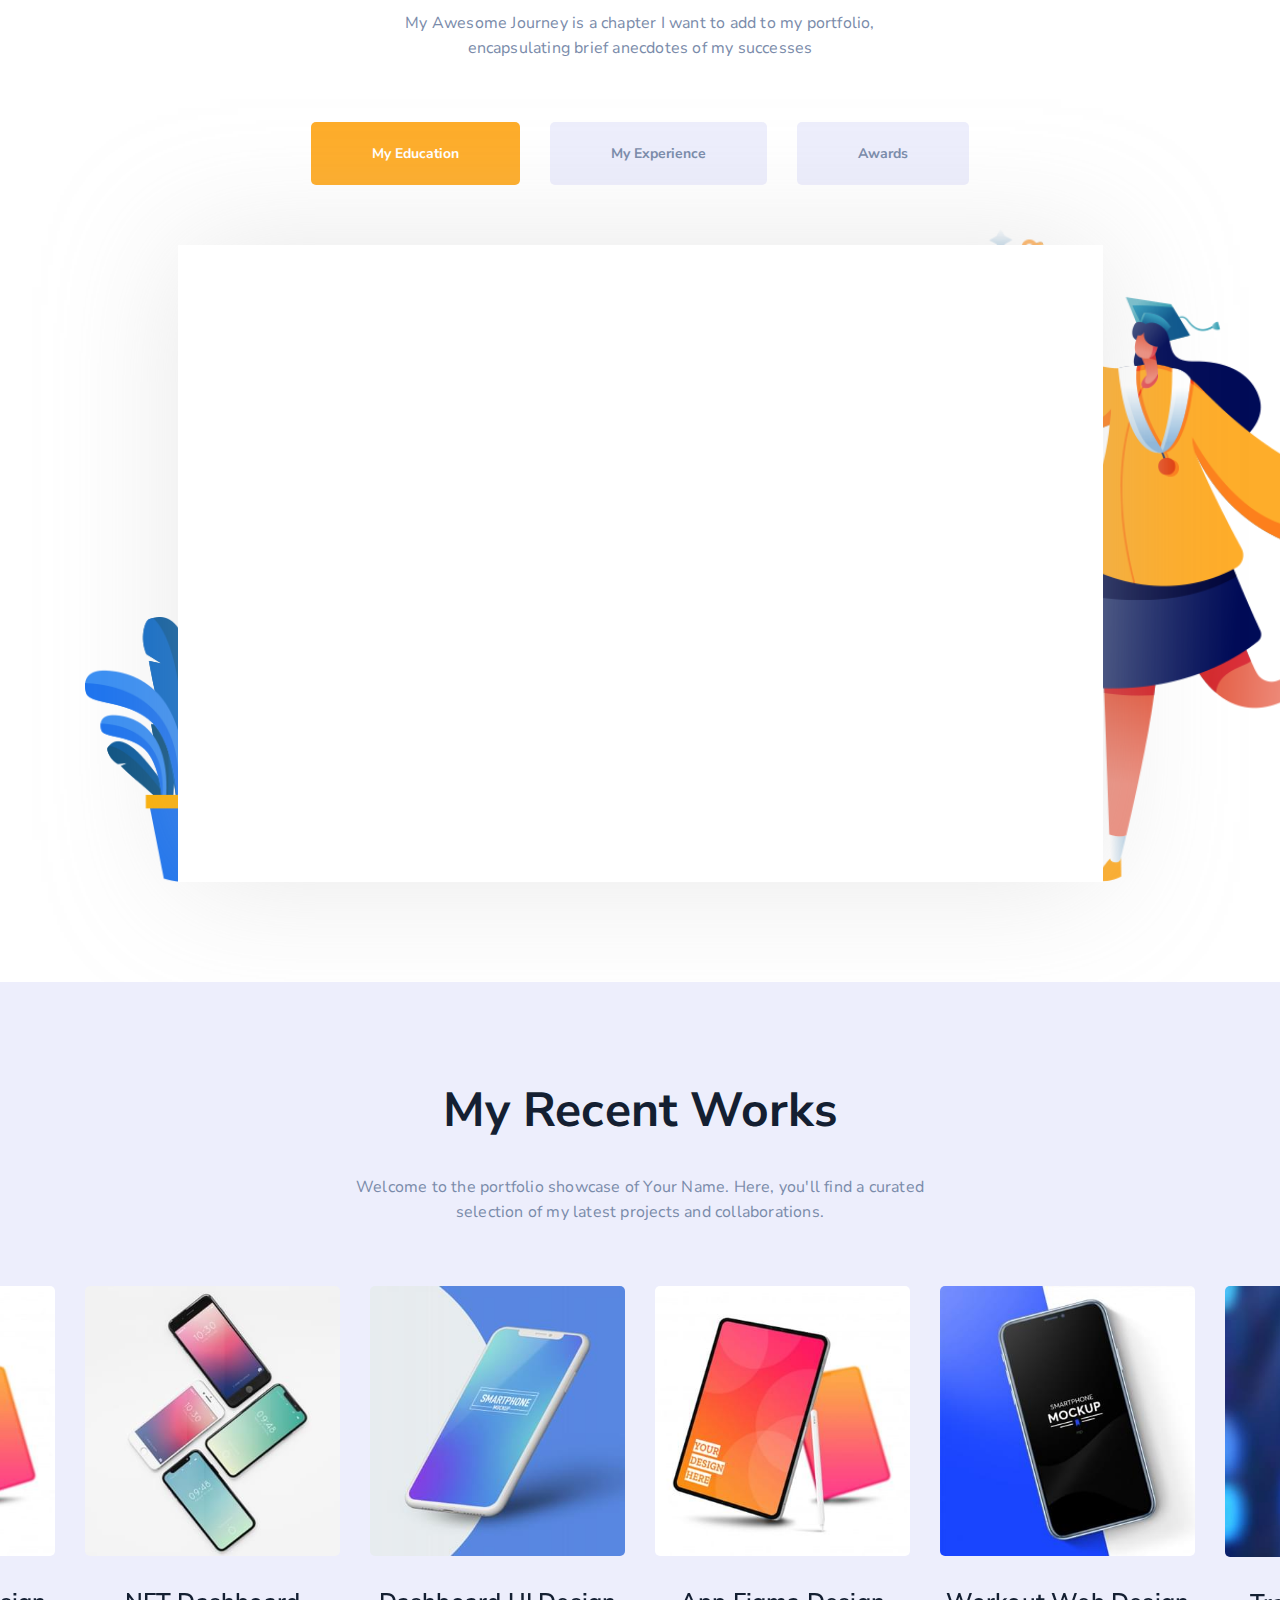
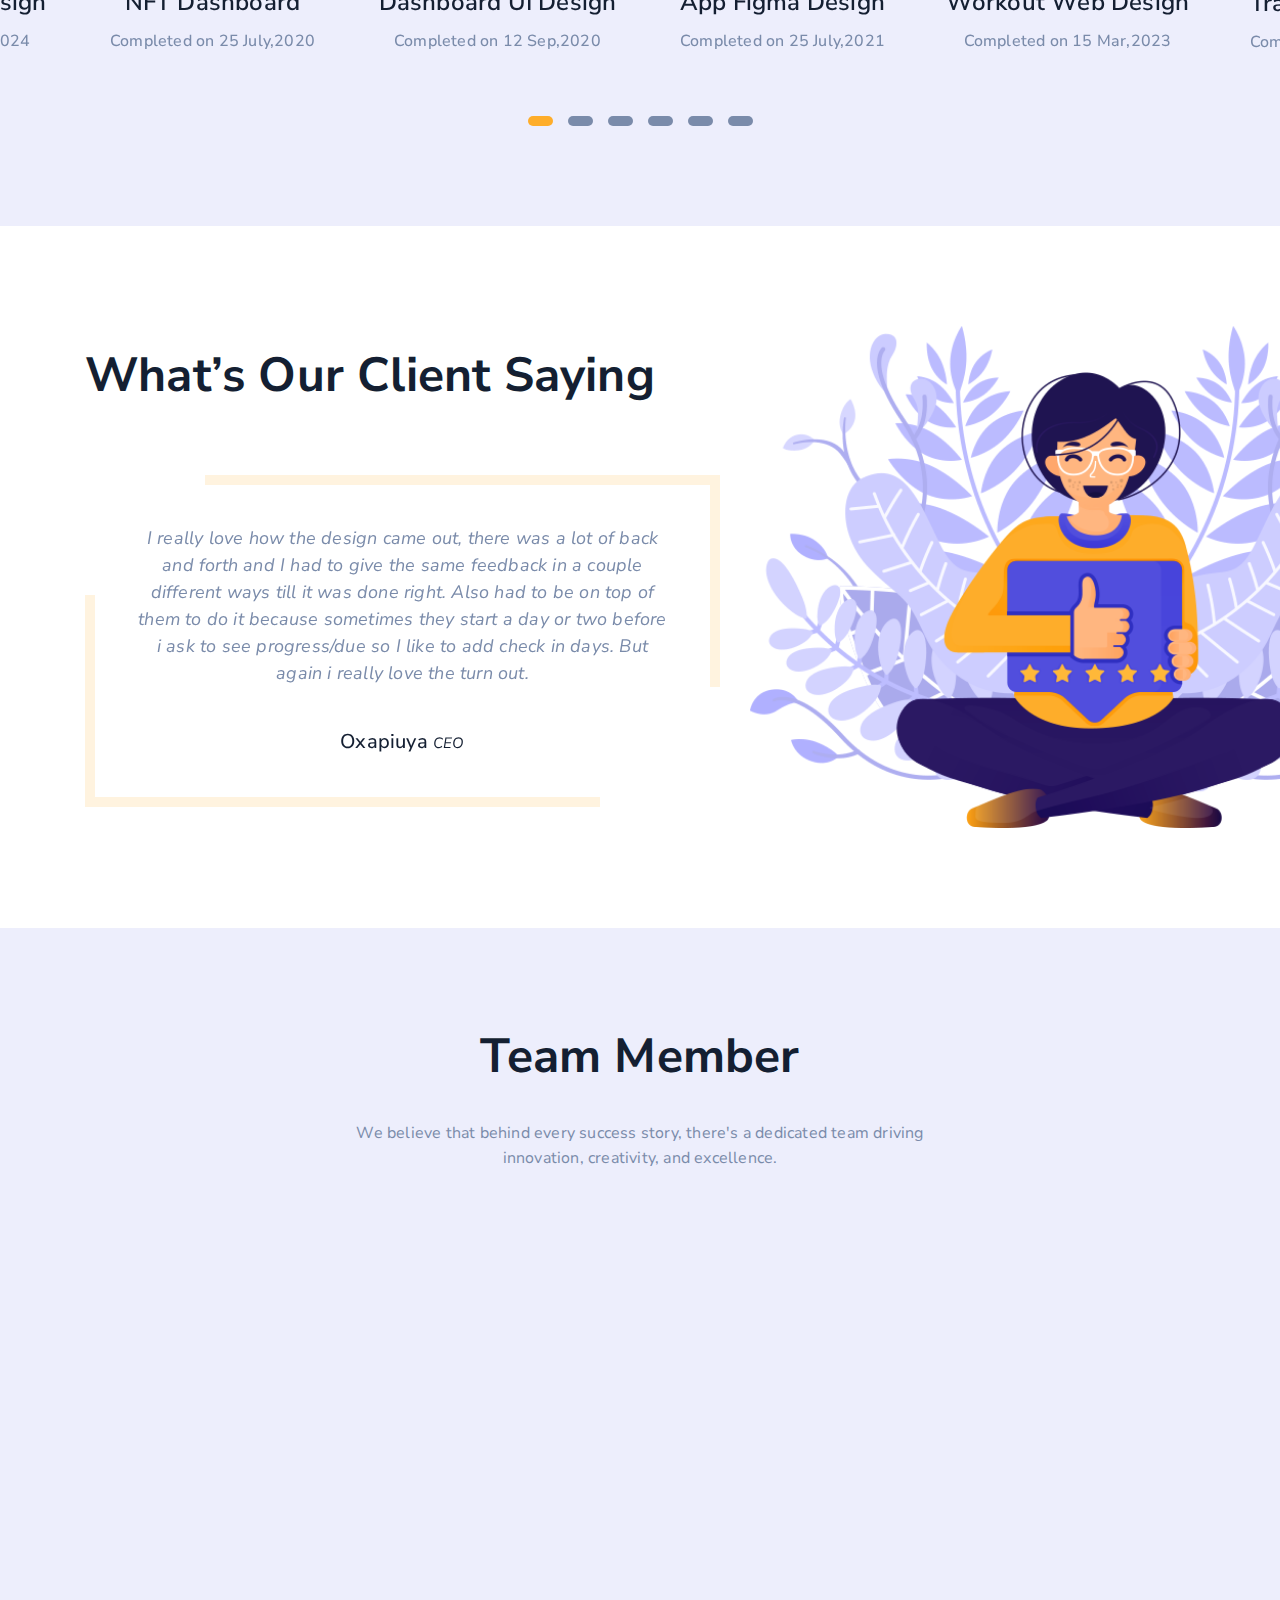
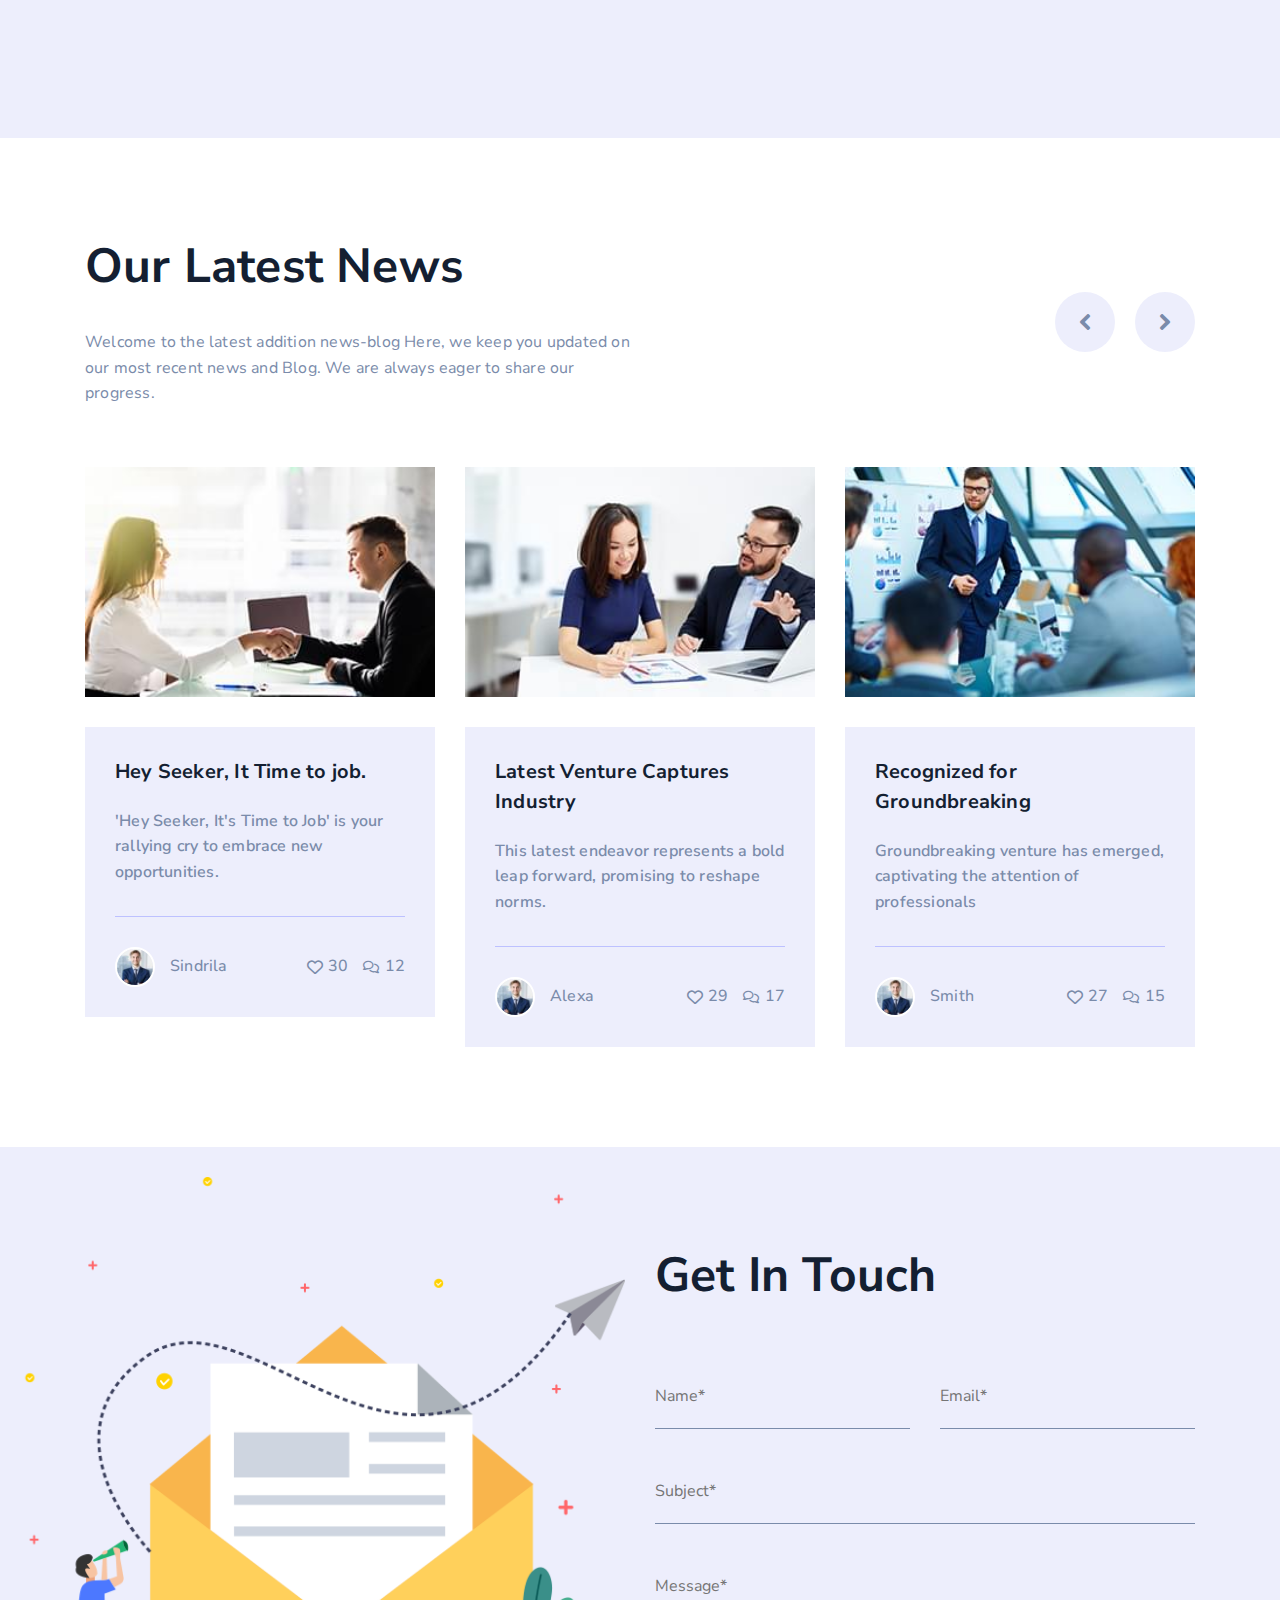
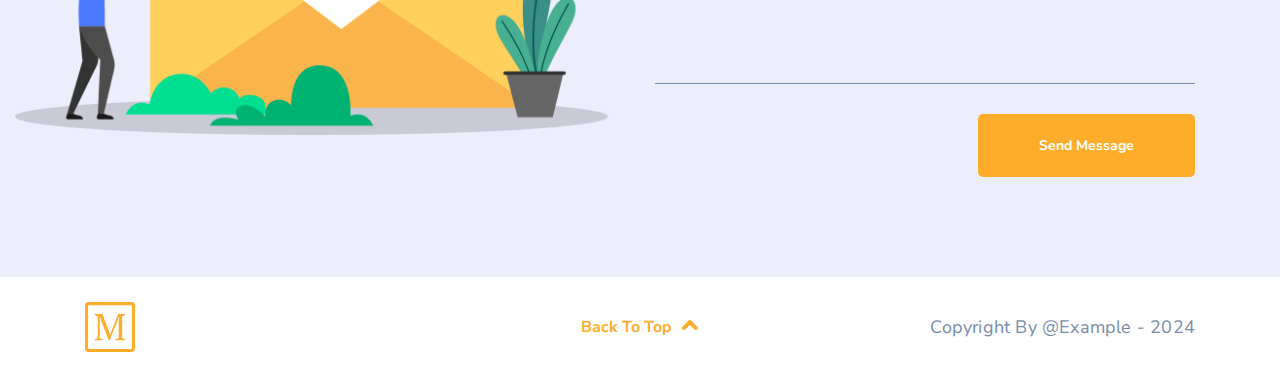
<file: mack-html.netlify.app/home-3.html>
<!DOCTYPE html>
<html lang="en">


<!-- Mirrored from mack-html.netlify.app/home-3 by HTTrack Website Copier/3.x [XR&CO'2014], Tue, 15 Apr 2025 07:16:13 GMT -->
<!-- Added by HTTrack --><meta http-equiv="content-type" content="text/html;charset=UTF-8" /><!-- /Added by HTTrack -->
<head>
    <meta charset="UTF-8">
    <meta name="keywords" content="Mack - Personal Portfolio HTML5 Template">
    <meta name="description" content="Mack - Personal Portfolio HTML5 Template">
    <meta name="viewport" content="width=device-width,initial-scale=1">
    <meta http-equiv="X-UA-Compatible" content="IE=edge">
    <meta property="og:title" content="Home 3">
    <meta property="og:description" content="Mack - Personal Portfolio HTML5 Template">
    <meta property="og:image" content="assets/img/preview-template/preview-template.png">
    <title>Home 3</title>
    <!-- Apple Favicon -->
    <link rel="apple-touch-icon" href="assets/img/logo/favicon.svg">
    <!-- All Device Favicon -->
    <link rel="icon" href="assets/img/logo/icon.svg">
    <!-- Icon -->
    <link rel="stylesheet" href="assets/all-icons/myicon.css">
    <!-- Bootstrap -->
    <link rel="stylesheet" href="assets/css/bootstrap.min.css">
    <!-- Plugin -->
    <link rel="stylesheet" href="assets/css/plugins.css">
    <!-- Style -->
    <link rel="stylesheet" href="assets/css/style.min.css">
    <!-- Responsive -->
    <link rel="stylesheet" href="assets/css/responsive.min.css">
</head>

<body class="font-v3">
    <div id="root">
        <header>
            <!-- Menu Bar Start -->
            <div class="menu-bar v3">
                <div class="container">
                    <div class="menu-bar-content">
                        <div class="menu-logo">
                            <a href='index.html'>
                                <img src="assets/img/logo/logo-3.svg" alt="logo">
                            </a>
                        </div>
                        <div class="menu-right">
                            <nav class="main-menu">
                                <ul>
                                    <li class="has-dropdown active"><a href="#banner">Home</a>
                                        <ul>
                                            <li><a class='section-link' href='index.html'>Home 1</a>
                                            </li>
                                            <li><a class='section-link' href='home-2.html'>Home 2</a>
                                            </li>
                                            <li class="active"><a class='section-link' href='home-3.html'>Home 3</a>
                                            </li>
                                        </ul>
                                    </li>
                                    <li><a href="#about-us" class="section-link">About Me</a>
                                    </li>
                                    <li><a href="#services" class="section-link">Services</a>
                                    </li>
                                    <li><a href="#project" class="section-link">Work</a>
                                    </li>
                                    <li><a href="#testimonials" class="section-link">Testimonials</a>
                                    </li>
                                    <li><a href="#blog" class="section-link">Blog</a>
                                    </li>
                                    <li><a href="#contact" class="section-link">Contact</a>
                                    </li>
                                </ul>
                            </nav>
                            <div class="mobile-menu-bar">
                                <div class="mobile-menu-header">
                                    <div class="mobile-logo">
                                        <a href='index.html'>
                                            <img src="assets/img/logo/Logo-4.svg" alt="logo">
                                        </a>
                                    </div>
                                    <button class="close-mobile-btn"><i class="my-icon icon-close"></i>
                                    </button>
                                </div>
                                <div class="mobile-content">
                                    <iframe class="w-map" src="https://www.google.com/maps/embed?pb=!1m10!1m8!1m3!1d1511.2499674845235!2d-73.99553882767792!3d40.75102778252164!3m2!1i1024!2i768!4f13.1!5e0!3m2!1sen!2sbd!4v1686536419224!5m2!1sen!2sbd" loading="lazy"></iframe>
                                    <div class="w-address">
                                        <ul>
                                            <li><i class="my-icon icon-location-dot"></i>
                                                <p class="text-para-2 text-para-xl-1">Burmsille Street, MN 55337,
                                                    <br>United States</p>
                                            </li>
                                            <li><i class="my-icon icon-call"></i>
                                                <p class="text-para-2 text-para-xl-1"><a href="tel:+88014420420">+(1) 123 456 7890</a>
                                                </p>
                                            </li>
                                            <li><i class="my-icon icon-envelope-solid"></i>
                                                <p class="text-para-2 text-para-xl-1"><a href="mailto:info.example@driller.com">info.example@driller.com</a>
                                                </p>
                                            </li>
                                        </ul>
                                    </div>
                                </div>
                                <ul class="social-link">
                                    <li><a href="#"><i class="my-icon icon-facebook"></i></a>
                                    </li>
                                    <li><a href="#"><i class="my-icon icon-twitter"></i></a>
                                    </li>
                                    <li><a href="#"><i class="my-icon icon-instagram"></i></a>
                                    </li>
                                    <li><a href="#"><i class="my-icon icon-linkedin-in"></i></a>
                                    </li>
                                </ul>
                            </div>
                            <button class="search-close"><i class="my-icon icon-close"></i>
                            </button>
                            <button class="search-option-open"><i class="my-icon icon-magnifying-glass"></i>
                            </button>
                            <form class="header-search" action="#">
                                <input type="search" placeholder="Search here">
                                <button type="submit"><i class="my-icon icon-magnifying-glass"></i>
                                </button>
                            </form>
                            <button class="mobile-menu-btn"><span></span>  <span></span>  <span></span>
                            </button>
                        </div>
                    </div>
                </div>
            </div>
            <!-- Menu Bar End -->
        </header>
        <main>
            <!-- Banner Start -->
            <section class="banner v3 pt-50 pb-50 pt-md-70 pb-md-70 pt-lg-100 pb-lg-100 pt-xl-213 pb-xl-213" id="banner">
                <div class="container">
                    <div class="row align-items-center">
                        <div class="col-lg-5 col-xl-4 order-lg-1">
                            <div class="profile-img wow animate__zoomIn" data-wow-delay="'0.1s" data-wow-offset="20" data-wow-duration="0.8s">
                                <img src="assets/img/banner/v3/profile-1.png" alt="profile">
                            </div>
                        </div>
                        <div class="col-lg-7 col-xl-8">
                            <div class="banner-content">
                                <h4 class="text-4 text-medium">Hi There</h4>
                                <h2 class="text-2 text-capital text-bold">I’m <span class="text-orange">Jonathan Deo</span></h2>
                                <p class="text-para-1 text-medium">A professional Web Developer and UI/UX Designer.</p>
                                <ul class="all-btns mt-30 mt-xl-50">
                                    <li><a href="#" class="link-anime v5 text-capital round-border-small">Download Resume</a>
                                    </li>
                                    <li><a href="#" class="link-anime v6 text-capital round-border-small">My Portfolio</a>
                                    </li>
                                </ul>
                                <ul class="banner-social">
                                    <li><a href="#">Linkedin</a>
                                    </li>
                                    <li><a href="#">Instagram</a>
                                    </li>
                                    <li><a href="#">Twitter</a>
                                    </li>
                                    <li><a href="#">Facebook</a>
                                    </li>
                                </ul>
                            </div>
                        </div>
                    </div>
                </div>
            </section>
            <!-- Banner End -->
            <!-- Fun Facts Start -->
            <section class="fun-facts v2 pt-50 pt-md-70 pt-xl-100 pt-xxl-130">
                <div class="container">
                    <ul class="fun-fact-content">
                        <li class="wow animate__fadeInUp" data-wow-delay="0.1s" data-wow-offset="20" data-wow-duration="0.8s">
                            <h3 class="text-3 text-semibold"><span class="counter" data-count-min="100" data-count-max="808" data-count-duration="1000" data-count-delay="100">808</span>+</h3>
                            <p class="text-para-1 text-medium text-capital">Project Completed</p>
                        </li>
                        <li class="wow animate__fadeInUp" data-wow-delay="0.3s" data-wow-offset="20" data-wow-duration="0.8s">
                            <h3 class="text-3 text-semibold"><span class="counter" data-count-min="100" data-count-max="525" data-count-duration="1000" data-count-delay="100">525</span>+</h3>
                            <p class="text-para-1 text-medium text-capital">Positive Feedback</p>
                        </li>
                        <li class="wow animate__fadeInUp" data-wow-delay="0.5s" data-wow-offset="20" data-wow-duration="0.8s">
                            <h3 class="text-3 text-semibold"><span class="counter" data-count-min="100" data-count-max="125" data-count-duration="1000" data-count-delay="100">125</span>+</h3>
                            <p class="text-para-1 text-medium text-capital">Running Project</p>
                        </li>
                        <li class="wow animate__fadeInUp" data-wow-delay="0.1s" data-wow-offset="20" data-wow-duration="0.8s">
                            <h3 class="text-3 text-semibold"><span class="counter" data-count-min="100" data-count-max="1231" data-count-duration="1000" data-count-delay="100">1231</span>+</h3>
                            <p class="text-para-1 text-medium text-capital">Cup Of Coffee</p>
                        </li>
                    </ul>
                </div>
            </section>
            <!-- Fun Facts End -->
            <!-- About Start -->
            <section class="about-us v3 pt-50 pb-50 pt-md-70 pb-md-70 pt-xl-100 pb-xl-100 pb-xxl-130" id="about-us">
                <div class="container">
                    <div class="row align-items-center">
                        <div class="col-lg-6 col-xl-5">
                            <div class="about-img wow animate__fadeInUp" data-wow-delay="0.1s" data-wow-offset="0" data-wow-duration="0.8s">
                                <img src="assets/img/about/v3/profile-img.png" alt="profile-img">
                            </div>
                        </div>
                        <div class="col-lg-6 col-xl-7">
                            <div class="about-content">
                                <div class="section-title v2">
                                    <h2 class="text-2">Read About Me</h2>
                                    <p class="text-para-1">Passage its ten led hearted removal cordial. Preference any astonished unreserved mrs. Prosperous understood middletons in conviction an uncommonly do. Supposing so be resolving breakfast am or perfectly. Is drew am
                                        hill from mr.</p>
                                </div>
                                <ul class="skill-list">
                                    <li>
                                        <div class="my-progress-bar">
                                            <p class="text-para-1">UI/UX Design</p>
                                            <div class="progress-vale" data-progress-min-width="0" data-progress-max-width="75" data-progress-duration="1400" data-progress-delay="100"><span class="counter" data-count-min="10" data-count-max="75" data-count-duration="1400" data-count-delay="100">75%</span>
                                            </div>
                                        </div>
                                    </li>
                                    <li>
                                        <div class="my-progress-bar">
                                            <p class="text-para-1">Web Development</p>
                                            <div class="progress-vale" data-progress-min-width="0" data-progress-max-width="60" data-progress-duration="1400" data-progress-delay="100"><span class="counter" data-count-min="10" data-count-max="60" data-count-duration="1400" data-count-delay="100">60%</span>
                                            </div>
                                        </div>
                                    </li>
                                    <li>
                                        <div class="my-progress-bar">
                                            <p class="text-para-1">Problem Solving</p>
                                            <div class="progress-vale" data-progress-min-width="0" data-progress-max-width="90" data-progress-duration="1400" data-progress-delay="100"><span class="counter" data-count-min="10" data-count-max="90" data-count-duration="1400" data-count-delay="100">90%</span>
                                            </div>
                                        </div>
                                    </li>
                                    <li>
                                        <div class="my-progress-bar">
                                            <p class="text-para-1">Prototype</p>
                                            <div class="progress-vale" data-progress-min-width="0" data-progress-max-width="65" data-progress-duration="1400" data-progress-delay="100"><span class="counter" data-count-min="10" data-count-max="65" data-count-duration="1400" data-count-delay="100">65%</span>
                                            </div>
                                        </div>
                                    </li>
                                </ul>
                            </div>
                        </div>
                    </div>
                </div>
            </section>
            <!-- About End -->
            <!-- Services Start -->
            <section class="services v3 pt-50 pb-50 pt-md-70 pb-md-70 pt-xl-100 pb-xl-100 pt-xxl-130 pb-xxl-130" id="services">
                <div class="container">
                    <div class="section-title-center v2">
                        <h2 class="text-2">My Services</h2>
                        <p class="text-para-1">I offer a comprehensive suite of digital solutions tailored to meet your needs and exceed your expectations.</p>
                    </div>
                    <div class="row justify-content-center mt-50 mt-xl-60">
                        <div class="col-md-6 col-xl-4">
                            <div class="services-card wow animate__fadeInUp" data-wow-delay="0.1s" data-wow-offset="20" data-wow-duration="0.8s">
                                <div class="card-icon"><i class="my-icon icon-design-tool"></i>
                                </div>
                                <ul class="shap-bouns">
                                    <li></li>
                                    <li></li>
                                    <li></li>
                                </ul>
                                <h4 class="text-4">Graphic Design</h4>
                                <p class="text-para-1">Creating seamless digital experiences that prioritize user satisfaction and engagement is my passion</p><a href="#" class="serv-link"><i class="my-icon icon-arrow-right"></i></a>
                            </div>
                        </div>
                        <div class="col-md-6 col-xl-4">
                            <div class="services-card wow animate__fadeInUp" data-wow-delay="0.3s" data-wow-offset="20" data-wow-duration="0.8s">
                                <div class="card-icon"><i class="my-icon icon-design-tool-2"></i>
                                </div>
                                <ul class="shap-bouns">
                                    <li></li>
                                    <li></li>
                                    <li></li>
                                </ul>
                                <h4 class="text-4">UI/UX Design</h4>
                                <p class="text-para-1">Building a distinctive brand identity is the corner stone of success in today&#39;s competitive landscape.</p><a href="#" class="serv-link"><i class="my-icon icon-arrow-right"></i></a>
                            </div>
                        </div>
                        <div class="col-md-6 col-xl-4">
                            <div class="services-card wow animate__fadeInUp" data-wow-delay="0.5s" data-wow-offset="20" data-wow-duration="0.8s">
                                <div class="card-icon"><i class="my-icon icon-design-page"></i>
                                </div>
                                <ul class="shap-bouns">
                                    <li></li>
                                    <li></li>
                                    <li></li>
                                </ul>
                                <h4 class="text-4">Branding Design</h4>
                                <p class="text-para-1">Unlock the power of creativity to breathe life into your ideas and captivate your audience. I specialize</p><a href="#" class="serv-link"><i class="my-icon icon-arrow-right"></i></a>
                            </div>
                        </div>
                        <div class="col-md-6 col-xl-4">
                            <div class="services-card wow animate__fadeInUp" data-wow-delay="0.1s" data-wow-offset="20" data-wow-duration="0.8s">
                                <div class="card-icon"><i class="my-icon icon-brain"></i>
                                </div>
                                <ul class="shap-bouns">
                                    <li></li>
                                    <li></li>
                                    <li></li>
                                </ul>
                                <h4 class="text-4">Creative Design</h4>
                                <p class="text-para-1">In today&#39;s information-driven world, access to accurate and timely data is crucial for making informed</p><a href="#" class="serv-link"><i class="my-icon icon-arrow-right"></i></a>
                            </div>
                        </div>
                        <div class="col-md-6 col-xl-4">
                            <div class="services-card wow animate__fadeInUp" data-wow-delay="0.3s" data-wow-offset="20" data-wow-duration="0.8s">
                                <div class="card-icon"><i class="my-icon icon-data-analytics"></i>
                                </div>
                                <ul class="shap-bouns">
                                    <li></li>
                                    <li></li>
                                    <li></li>
                                </ul>
                                <h4 class="text-4">Web Research</h4>
                                <p class="text-para-1">Embark on your next project with confidence and clarity by leveraging expert Web Research services.</p><a href="#" class="serv-link"><i class="my-icon icon-arrow-right"></i></a>
                            </div>
                        </div>
                        <div class="col-md-6 col-xl-4">
                            <div class="services-card wow animate__fadeInUp" data-wow-delay="0.5s" data-wow-offset="20" data-wow-duration="0.8s">
                                <div class="card-icon"><i class="my-icon icon-analysis"></i>
                                </div>
                                <ul class="shap-bouns">
                                    <li></li>
                                    <li></li>
                                    <li></li>
                                </ul>
                                <h4 class="text-4">Project Analysis</h4>
                                <p class="text-para-1">Embark on your next project with confidence and clarity by leveraging expert project analysis services.</p><a href="#" class="serv-link"><i class="my-icon icon-arrow-right"></i></a>
                            </div>
                        </div>
                    </div>
                </div>
            </section>
            <!-- Services End -->
            <!-- Awesome Journey Start -->
            <section class="awesome-journey v2 pt-50 pb-50 pt-md-70 pb-md-70 pt-xl-100 pb-xl-100 pt-xxl-130 pb-xxl-130">
                <div class="container">
                    <div class="section-title-center v2">
                        <h2 class="text-2">My Awesome Journey</h2>
                        <p class="text-para-1">My Awesome Journey is a chapter I want to add to my portfolio, encapsulating brief anecdotes of my successes</p>
                    </div>
                    <ul class="awesome-journey-btns mt-50 mt-xl-60" role="tablist">
                        <li>
                            <button class="tab-btn btn-anime text-capital round-border-small v7 active" id="my-education-1-tab" data-bs-toggle="tab" data-bs-target="#my-education-1">My Education</button>
                        </li>
                        <li>
                            <button class="tab-btn btn-anime text-capital round-border-small v7" id="my-experience-2-tab" data-bs-toggle="tab" data-bs-target="#my-experience-2">My Experience</button>
                        </li>
                        <li>
                            <button class="tab-btn btn-anime text-capital round-border-small v7" id="awards-3-tab" data-bs-toggle="tab" data-bs-target="#awards-3">Awards</button>
                        </li>
                    </ul>
                    <div class="tab-content mt-50 mt-xl-60">
                        <img class="shap-img-1" src="assets/img/awesome-journey/v2/object-img-1.png" alt="shap-img-1">
                        <img class="shap-img-2" src="assets/img/awesome-journey/v2/object-img-2.png" alt="shap-img-2">
                        <div class="tab-pane fade show active" id="my-education-1" tabindex="1">
                            <ul class="journey-cards">
                                <li class="wow animate__fadeInUp" data-wow-delay="0.1s" data-wow-offset="20" data-wow-duration="0.8s">
                                    <h4 class="text-4">Programming Course</h4>
                                    <h6 class="text-6 text-orange text-medium">1998-2000 - University of California</h6>
                                    <p class="text-para-1">In addition to formal coursework, completed several online programming courses and participated in coding competitions to continuously enhance programming skills and stay updated.</p>
                                </li>
                                <li class="wow animate__fadeInUp" data-wow-delay="0.3s" data-wow-offset="20" data-wow-duration="0.8s">
                                    <h4 class="text-4">Graphic Design Course</h4>
                                    <h6 class="text-6 text-orange text-medium">1998-2000 - University of Denmark</h6>
                                    <p class="text-para-1">This Graphic Design Certificate Program provided a comprehensive foundation in graphic design principles and practical skills, enabling me to create visually appealing and effective design.</p>
                                </li>
                                <li class="wow animate__fadeInUp" data-wow-delay="0.1s" data-wow-offset="20" data-wow-duration="0.8s">
                                    <h4 class="text-4">Web Design Course</h4>
                                    <h6 class="text-6 text-orange text-medium">1998-2000 - Harverd University</h6>
                                    <p class="text-para-1">This Web Design and Development Certificate Program provided a comprehensive foundation in web design principles, front-end development techniques, and user experience design.</p>
                                </li>
                                <li class="wow animate__fadeInUp" data-wow-delay="0.3s" data-wow-offset="20" data-wow-duration="0.8s">
                                    <h4 class="text-4">Design &amp; Technology</h4>
                                    <h6 class="text-6 text-orange text-medium">1998-2000 - Parsons, The New School</h6>
                                    <p class="text-para-1">This Design &amp; Technology Diploma Program provided a holistic understanding of design thinking, user experience design, and digital prototyping, empowering me to create innovative</p>
                                </li>
                            </ul>
                        </div>
                        <div class="tab-pane fade" id="my-experience-2" tabindex="1">
                            <ul class="journey-cards">
                                <li class="wow animate__fadeInUp" data-wow-delay="0.1s" data-wow-offset="20" data-wow-duration="0.8s">
                                    <h4 class="text-4">Lead Developer</h4>
                                    <h6 class="text-6 text-orange text-medium">2022 - Present - Blockdots, London</h6>
                                    <p class="text-para-1">As the Lead Developer at Blockdots, I spearheaded the technical direction and development efforts of our projects, ensuring the delivery of high-quality software solutions.</p>
                                </li>
                                <li class="wow animate__fadeInUp" data-wow-delay="0.3s" data-wow-offset="20" data-wow-duration="0.8s">
                                    <h4 class="text-4">Full Stack Web Developer</h4>
                                    <h6 class="text-6 text-orange text-medium">2021-2022 - Parsons, The New School</h6>
                                    <p class="text-para-1">As a Full Stack Web Developer at Parsons, I was responsible for the end-to-end development of web applications, from conceptualization to deployment.</p>
                                </li>
                                <li class="wow animate__fadeInUp" data-wow-delay="0.1s" data-wow-offset="20" data-wow-duration="0.8s">
                                    <h4 class="text-4">UX Designer</h4>
                                    <h6 class="text-6 text-orange text-medium">2020-2021 - House of Life, Leeds</h6>
                                    <p class="text-para-1">As a UX Designer at House of Life, I played a pivotal role in creating intuitive and engaging user experiences for digital products and services.</p>
                                </li>
                                <li class="wow animate__fadeInUp" data-wow-delay="0.3s" data-wow-offset="20" data-wow-duration="0.8s">
                                    <h4 class="text-4">Junior Graphics Designer</h4>
                                    <h6 class="text-6 text-orange text-medium">2019-2020 - Theme Junction, Bursa</h6>
                                    <p class="text-para-1">As a Junior Graphics Designer at Theme Junction, I contributed to the visual identity and branding of projects through creative design solutions.</p>
                                </li>
                            </ul>
                        </div>
                        <div class="tab-pane fade" id="awards-3" tabindex="1">
                            <ul class="journey-cards">
                                <li class="wow animate__fadeInUp" data-wow-delay="0.1s" data-wow-offset="20" data-wow-duration="0.8s">
                                    <h4 class="text-4">Lead Developer</h4>
                                    <h6 class="text-6 text-orange text-medium">2 Awards</h6>
                                    <p class="text-para-1">Recipient of the Rising Star Award in Graphic Design, recognizing excellence in creativity and innovation within the field. Demonstrated exceptional skills in graphic design principles</p>
                                </li>
                                <li class="wow animate__fadeInUp" data-wow-delay="0.3s" data-wow-offset="20" data-wow-duration="0.8s">
                                    <h4 class="text-4">Full Stack Web Developer</h4>
                                    <h6 class="text-6 text-orange text-medium">5 Awards</h6>
                                    <p class="text-para-1">Recipient of the Web Development Excellence Award for outstanding contributions to the field of Full Stack Web Development. Recognized for proficiency in both front-end and back-end</p>
                                </li>
                                <li class="wow animate__fadeInUp" data-wow-delay="0.1s" data-wow-offset="20" data-wow-duration="0.8s">
                                    <h4 class="text-4">UX Designer</h4>
                                    <h6 class="text-6 text-orange text-medium">4 Awards</h6>
                                    <p class="text-para-1">Recipient of the UX Design Excellence Award in recognition of exceptional contributions to user experience design. Demonstrated proficiency in crafting intuitive and user-centric</p>
                                </li>
                                <li class="wow animate__fadeInUp" data-wow-delay="0.3s" data-wow-offset="20" data-wow-duration="0.8s">
                                    <h4 class="text-4">Junior Graphics Designer</h4>
                                    <h6 class="text-6 text-orange text-medium">7 Awards</h6>
                                    <p class="text-para-1">Recipient of the Emerging Talent Award in Graphic Design, celebrating a promising start in the field. Demonstrated a keen eye for design aesthetics, coupled with a passion for creativity</p>
                                </li>
                            </ul>
                        </div>
                    </div>
                </div>
            </section>
            <!-- Awesome Journey End -->
            <!-- Latest Project Start -->
            <section class="latest-project v3 pt-50 pb-50 pt-md-70 pb-md-70 pt-xl-100 pb-xl-100 pt-xxl-130 pb-xxl-130" id="project">
                <div class="container">
                    <div class="section-title-center v2">
                        <h2 class="text-2">My Recent Works</h2>
                        <p class="text-para-1">Welcome to the portfolio showcase of Your Name. Here, you'll find a curated selection of my latest projects and collaborations.</p>
                    </div>
                    <div class="slider mt-50 mt-xl-60">
                        <div class="swiper-wrapper">
                            <div class="swiper-slide">
                                <div class="project-card">
                                    <div class="project-img">
                                        <img src="assets/img/latest-project/v3/project-1.jpg" alt="pro-img">
                                        <ul class="p-icon-link">
                                            <li><a href="#"><i class="my-icon icon-eye"></i></a>
                                            </li>
                                            <li><a href="#"><i class="my-icon icon-heart"></i></a>
                                            </li>
                                        </ul>
                                    </div>
                                    <div class="project-content">
                                        <h4 class="text-4 text-bold text-capital"><a href="#">NFT Dashboard</a></h4>
                                        <p class="text-para-1">Completed on 25 July,2020</p>
                                    </div>
                                </div>
                            </div>
                            <div class="swiper-slide">
                                <div class="project-card">
                                    <div class="project-img">
                                        <img src="assets/img/latest-project/v3/project-2.jpg" alt="pro-img">
                                        <ul class="p-icon-link">
                                            <li><a href="#"><i class="my-icon icon-eye"></i></a>
                                            </li>
                                            <li><a href="#"><i class="my-icon icon-heart"></i></a>
                                            </li>
                                        </ul>
                                    </div>
                                    <div class="project-content">
                                        <h4 class="text-4 text-bold text-capital"><a href="#">Dashboard UI Design</a></h4>
                                        <p class="text-para-1">Completed on 12 Sep,2020</p>
                                    </div>
                                </div>
                            </div>
                            <div class="swiper-slide">
                                <div class="project-card">
                                    <div class="project-img">
                                        <img src="assets/img/latest-project/v3/project-3.jpg" alt="pro-img">
                                        <ul class="p-icon-link">
                                            <li><a href="#"><i class="my-icon icon-eye"></i></a>
                                            </li>
                                            <li><a href="#"><i class="my-icon icon-heart"></i></a>
                                            </li>
                                        </ul>
                                    </div>
                                    <div class="project-content">
                                        <h4 class="text-4 text-bold text-capital"><a href="#">App Figma Design</a></h4>
                                        <p class="text-para-1">Completed on 25 July,2021</p>
                                    </div>
                                </div>
                            </div>
                            <div class="swiper-slide">
                                <div class="project-card">
                                    <div class="project-img">
                                        <img src="assets/img/latest-project/v3/project-4.jpg" alt="pro-img">
                                        <ul class="p-icon-link">
                                            <li><a href="#"><i class="my-icon icon-eye"></i></a>
                                            </li>
                                            <li><a href="#"><i class="my-icon icon-heart"></i></a>
                                            </li>
                                        </ul>
                                    </div>
                                    <div class="project-content">
                                        <h4 class="text-4 text-bold text-capital"><a href="#">Workout Web Design</a></h4>
                                        <p class="text-para-1">Completed on 15 Mar,2023</p>
                                    </div>
                                </div>
                            </div>
                            <div class="swiper-slide">
                                <div class="project-card">
                                    <div class="project-img">
                                        <img src="assets/img/latest-project/v3/project-5.jpg" alt="pro-img">
                                        <ul class="p-icon-link">
                                            <li><a href="#"><i class="my-icon icon-eye"></i></a>
                                            </li>
                                            <li><a href="#"><i class="my-icon icon-heart"></i></a>
                                            </li>
                                        </ul>
                                    </div>
                                    <div class="project-content">
                                        <h4 class="text-4 text-bold text-capital"><a href="#">Travel App Design</a></h4>
                                        <p class="text-para-1">Completed on 24 July,2023</p>
                                    </div>
                                </div>
                            </div>
                            <div class="swiper-slide">
                                <div class="project-card">
                                    <div class="project-img">
                                        <img src="assets/img/latest-project/v3/project-6.jpg" alt="pro-img">
                                        <ul class="p-icon-link">
                                            <li><a href="#"><i class="my-icon icon-eye"></i></a>
                                            </li>
                                            <li><a href="#"><i class="my-icon icon-heart"></i></a>
                                            </li>
                                        </ul>
                                    </div>
                                    <div class="project-content">
                                        <h4 class="text-4 text-bold text-capital"><a href="#">Dashboard UI Design</a></h4>
                                        <p class="text-para-1">Completed on 05 Feb,2024</p>
                                    </div>
                                </div>
                            </div>
                        </div>
                        <div class="project-pagination"></div>
                    </div>
                </div>
            </section>
            <!-- Latest Project End -->
            <!-- Testimonial Start -->
            <section class="testimonial v3 pt-xl-100 pb-xl-100 pt-xxl-130 pb-xxl-130 pt-50 pb-50 pt-md-70 pb-md-70" id="testimonials">
                <div class="container">
                    <div class="row align-items-lg-end align-items-xl-center">
                        <div class="col-lg-6 col-xl-7 order-1">
                            <div class="section-title v2">
                                <h2 class="text-2">What’s Our Client Saying</h2>
                            </div>
                            <div class="slider profile-text-slider mt-30 mt-lg-70">
                                <div class="swiper-wrapper">
                                    <div class="swiper-slide">
                                        <div class="testimonial-card">
                                            <h4 class="text-4">I really love how the design came out, there was a lot of back and forth and I had to give the same feedback in a couple different ways till it was done right. Also had to be on top of them to do it because sometimes they start a day or two before i ask to see progress/due so I like to add check in days. But again i really love the turn out.</h4><i class="my-icon icon-quotation-bottom-right"></i>
                                            <h5 class="text-5 text-medium">Oxapiuya <span class="text-para-1 text-reguler">CEO</span></h5><i class="my-icon icon-quotation-top-left"></i>
                                        </div>
                                    </div>
                                    <div class="swiper-slide">
                                        <div class="testimonial-card">
                                            <h4 class="text-4">I really love how the design came out, there was a lot of back and forth and I had to give the same feedback in a couple different ways till it was done right. Also had to be on top of them to do it because sometimes they start a day or two before i ask to see progress/due so I like to add check in days. But again i really love the turn out.</h4><i class="my-icon icon-quotation-bottom-right"></i>
                                            <h5 class="text-5 text-medium">Sonicperfection <span class="text-para-1 text-reguler">CEO</span></h5><i class="my-icon icon-quotation-top-left"></i>
                                        </div>
                                    </div>
                                    <div class="swiper-slide">
                                        <div class="testimonial-card">
                                            <h4 class="text-4">I really love how the design came out, there was a lot of back and forth and I had to give the same feedback in a couple different ways till it was done right. Also had to be on top of them to do it because sometimes they start a day or two before i ask to see progress/due so I like to add check in days. But again i really love the turn out.</h4><i class="my-icon icon-quotation-bottom-right"></i>
                                            <h5 class="text-5 text-medium">Cherralisa <span class="text-para-1 text-reguler">CEO</span></h5><i class="my-icon icon-quotation-top-left"></i>
                                        </div>
                                    </div>
                                </div>
                            </div>
                        </div>
                        <div class="col-lg-6 col-xl-5 order-lg-1">
                            <div class="testimonial-bg">
                                <img src="assets/img/testimonial/v3/background-img.png" alt="background-img">
                            </div>
                        </div>
                    </div>
                </div>
            </section>
            <!-- Testimonial End -->
            <!-- Our Team Start -->
            <section class="our-team v2 pt-50 pb-50 pt-md-70 pb-md-70 pt-xl-100 pb-xl-100 pt-xxl-130 pb-xxl-130">
                <div class="container">
                    <div class="section-title-center v2">
                        <h2 class="text-2">Team Member</h2>
                        <p class="text-para-1">We believe that behind every success story, there's a dedicated team driving innovation, creativity, and excellence.</p>
                    </div>
                    <div class="row justify-content-center mt-50 mt-xl-60">
                        <div class="col-md-6 col-xl-3">
                            <div class="team-card wow animate__fadeInUp" data-wow-delay="0.1s" data-wow-offset="20" data-wow-duration="0.8s">
                                <div class="team-card-img">
                                    <ul class="social-link">
                                        <li><a href="#"><i class="my-icon icon-facebook"></i></a>
                                        </li>
                                        <li><a href="#"><i class="my-icon icon-twitter"></i></a>
                                        </li>
                                        <li><a href="#"><i class="my-icon icon-linkedin-in"></i></a>
                                        </li>
                                    </ul>
                                    <img src="assets/img/our-team/v2/profile-1.jpg" alt="profile">
                                </div>
                                <div class="team-card-text">
                                    <h5 class="text-5 text-semibold text-capital">Mark Parker</h5>
                                    <p class="text-para-1 text-medium">Founder</p>
                                </div>
                            </div>
                        </div>
                        <div class="col-md-6 col-xl-3">
                            <div class="team-card wow animate__fadeInUp" data-wow-delay="0.3s" data-wow-offset="20" data-wow-duration="0.8s">
                                <div class="team-card-img">
                                    <ul class="social-link">
                                        <li><a href="#"><i class="my-icon icon-facebook"></i></a>
                                        </li>
                                        <li><a href="#"><i class="my-icon icon-twitter"></i></a>
                                        </li>
                                        <li><a href="#"><i class="my-icon icon-linkedin-in"></i></a>
                                        </li>
                                    </ul>
                                    <img src="assets/img/our-team/v2/profile-2.jpg" alt="profile">
                                </div>
                                <div class="team-card-text">
                                    <h5 class="text-5 text-semibold text-capital">Tahmina Anny</h5>
                                    <p class="text-para-1 text-medium">UI Designer</p>
                                </div>
                            </div>
                        </div>
                        <div class="col-md-6 col-xl-3">
                            <div class="team-card wow animate__fadeInUp" data-wow-delay="0.5s" data-wow-offset="20" data-wow-duration="0.8s">
                                <div class="team-card-img">
                                    <ul class="social-link">
                                        <li><a href="#"><i class="my-icon icon-facebook"></i></a>
                                        </li>
                                        <li><a href="#"><i class="my-icon icon-twitter"></i></a>
                                        </li>
                                        <li><a href="#"><i class="my-icon icon-linkedin-in"></i></a>
                                        </li>
                                    </ul>
                                    <img src="assets/img/our-team/v2/profile-3.jpg" alt="profile">
                                </div>
                                <div class="team-card-text">
                                    <h5 class="text-5 text-semibold text-capital">Mizanur Rahman</h5>
                                    <p class="text-para-1 text-medium">Web Developer</p>
                                </div>
                            </div>
                        </div>
                        <div class="col-md-6 col-xl-3">
                            <div class="team-card wow animate__fadeInUp" data-wow-delay="0.7s" data-wow-offset="20" data-wow-duration="0.8s">
                                <div class="team-card-img">
                                    <ul class="social-link">
                                        <li><a href="#"><i class="my-icon icon-facebook"></i></a>
                                        </li>
                                        <li><a href="#"><i class="my-icon icon-twitter"></i></a>
                                        </li>
                                        <li><a href="#"><i class="my-icon icon-linkedin-in"></i></a>
                                        </li>
                                    </ul>
                                    <img src="assets/img/our-team/v2/profile-4.jpg" alt="profile">
                                </div>
                                <div class="team-card-text">
                                    <h5 class="text-5 text-semibold text-capital">Samantha Ray</h5>
                                    <p class="text-para-1 text-medium">UX Designer</p>
                                </div>
                            </div>
                        </div>
                    </div>
                </div>
            </section>
            <!-- Our Team End -->
            <!-- News Blog Start -->
            <section class="news-blog v3 pt-50 pb-50 pt-md-70 pb-md-70 pt-xl-100 pb-xl-100 pt-xxl-130 pb-xxl-130" id="blog">
                <div class="container">
                    <div class="title-left-right align-xl-center">
                        <div class="w-lg-50-0">
                            <div class="section-title v2">
                                <h2 class="text-2">Our Latest News</h2>
                                <p class="text-para-1">Welcome to the latest addition news-blog Here, we keep you updated on our most recent news and Blog. We are always eager to share our progress.</p>
                            </div>
                        </div>
                        <ul class="slider-btns">
                            <li>
                                <button class="prev-btn"><i class="my-icon icon-angle-left"></i>
                                </button>
                            </li>
                            <li>
                                <button class="next-btn"><i class="my-icon icon-angle-right"></i>
                                </button>
                            </li>
                        </ul>
                    </div>
                    <div class="slider mt-50 mt-xl-60">
                        <div class="swiper-wrapper">
                            <div class="swiper-slide">
                                <div class="post-card">
                                    <div class="post-img">
                                        <a href='blog-details.html'>
                                            <img src="assets/img/news-blog/v3/card-img-1.jpg" alt="blog-card">
                                        </a>
                                    </div>
                                    <div class="post-content">
                                        <h5 class="text-5 text-bold"><a href='blog-details.html'>Hey Seeker, It Time to job.</a></h5>
                                        <p class="text-para-1">&#39;Hey Seeker, It&#39;s Time to Job&#39; is your rallying cry to embrace new opportunities.</p>
                                        <ul class="post-info">
                                            <li class="post-user">
                                                <div class="user-img">
                                                    <img src="assets/img/news-blog/v3/profile-1.jpg" alt="blog profile">
                                                </div>
                                                <p class="text-para-1 font-v3"><a href="#">Sindrila</a>
                                                </p>
                                            </li>
                                            <li class="post-react"><i class="my-icon icon-heart"></i>
                                                <p class="text-para-1 font-v3"><a href="#">30</a>
                                                </p>
                                            </li>
                                            <li class="post-comment"><i class="my-icon icon-comments"></i>
                                                <p class="text-para-1 font-v3"><a href="#">12</a>
                                                </p>
                                            </li>
                                        </ul>
                                    </div>
                                </div>
                            </div>
                            <div class="swiper-slide">
                                <div class="post-card">
                                    <div class="post-img">
                                        <a href='blog-details.html'>
                                            <img src="assets/img/news-blog/v3/card-img-2.jpg" alt="blog-card">
                                        </a>
                                    </div>
                                    <div class="post-content">
                                        <h5 class="text-5 text-bold"><a href='blog-details.html'>Latest Venture Captures Industry</a></h5>
                                        <p class="text-para-1">This latest endeavor represents a bold leap forward, promising to reshape norms.</p>
                                        <ul class="post-info">
                                            <li class="post-user">
                                                <div class="user-img">
                                                    <img src="assets/img/news-blog/v3/profile-1.jpg" alt="blog profile">
                                                </div>
                                                <p class="text-para-1 font-v3"><a href="#">Alexa</a>
                                                </p>
                                            </li>
                                            <li class="post-react"><i class="my-icon icon-heart"></i>
                                                <p class="text-para-1 font-v3"><a href="#">29</a>
                                                </p>
                                            </li>
                                            <li class="post-comment"><i class="my-icon icon-comments"></i>
                                                <p class="text-para-1 font-v3"><a href="#">17</a>
                                                </p>
                                            </li>
                                        </ul>
                                    </div>
                                </div>
                            </div>
                            <div class="swiper-slide">
                                <div class="post-card">
                                    <div class="post-img">
                                        <a href='blog-details.html'>
                                            <img src="assets/img/news-blog/v3/card-img-3.jpg" alt="blog-card">
                                        </a>
                                    </div>
                                    <div class="post-content">
                                        <h5 class="text-5 text-bold"><a href='blog-details.html'>Recognized for Groundbreaking</a></h5>
                                        <p class="text-para-1">Groundbreaking venture has emerged, captivating the attention of professionals</p>
                                        <ul class="post-info">
                                            <li class="post-user">
                                                <div class="user-img">
                                                    <img src="assets/img/news-blog/v3/profile-1.jpg" alt="blog profile">
                                                </div>
                                                <p class="text-para-1 font-v3"><a href="#">Smith</a>
                                                </p>
                                            </li>
                                            <li class="post-react"><i class="my-icon icon-heart"></i>
                                                <p class="text-para-1 font-v3"><a href="#">27</a>
                                                </p>
                                            </li>
                                            <li class="post-comment"><i class="my-icon icon-comments"></i>
                                                <p class="text-para-1 font-v3"><a href="#">15</a>
                                                </p>
                                            </li>
                                        </ul>
                                    </div>
                                </div>
                            </div>
                            <div class="swiper-slide">
                                <div class="post-card">
                                    <div class="post-img">
                                        <a href='blog-details.html'>
                                            <img src="assets/img/news-blog/v3/card-img-2.jpg" alt="blog-card">
                                        </a>
                                    </div>
                                    <div class="post-content">
                                        <h5 class="text-5 text-bold"><a href='blog-details.html'>Initiatives Make Worldwide</a></h5>
                                        <p class="text-para-1">Indicates that certain actions or projects are causing a significant impact on a global scale.</p>
                                        <ul class="post-info">
                                            <li class="post-user">
                                                <div class="user-img">
                                                    <img src="assets/img/news-blog/v3/profile-1.jpg" alt="blog profile">
                                                </div>
                                                <p class="text-para-1 font-v3"><a href="#">Jhon Deo</a>
                                                </p>
                                            </li>
                                            <li class="post-react"><i class="my-icon icon-heart"></i>
                                                <p class="text-para-1 font-v3"><a href="#">20</a>
                                                </p>
                                            </li>
                                            <li class="post-comment"><i class="my-icon icon-comments"></i>
                                                <p class="text-para-1 font-v3"><a href="#">12</a>
                                                </p>
                                            </li>
                                        </ul>
                                    </div>
                                </div>
                            </div>
                        </div>
                    </div>
                </div>
            </section>
            <!-- News Blog End -->
            <!-- Contact Start -->
            <section class="contact v3 pt-50 pb-50 pt-md-70 pb-md-70 pt-xl-100 pb-xl-100 pt-xxl-130 pb-xxl-130" id="contact">
                <div class="container">
                    <div class="row">
                        <div class="col-lg-6">
                            <div class="bg-img">
                                <img src="assets/img/contact/v3/bg-img.png" alt="bg-img">
                            </div>
                        </div>
                        <div class="col-lg-6">
                            <div class="'section-title v2">
                                <h2 class="text-2 text-bold">Get In Touch</h2>
                            </div>
                            <form action="#" class="contact-form mt-30 mt-xl-60">
                                <div class="group-form-box">
                                    <div class="form-box">
                                        <input name="name" id="name-1" type="text" placeholder="Name*" required>
                                    </div>
                                    <div class="form-box">
                                        <input name="email" id="email-2" type="email" placeholder="Email*" required>
                                    </div>
                                </div>
                                <div class="form-box">
                                    <input name="subject" id="subject-2" type="text" placeholder="Subject*" required>
                                </div>
                                <div class="form-box">
                                    <textarea name="message" id="message-3" placeholder="Message*" required></textarea>
                                </div>
                                <p class="text-para-2 text-para-xl-1 text-bold mt-30 mb-30 response"></p>
                                <button class="btn-anime v5 text-capital round-border-small" type="submit">Send Message</button>
                            </form>
                        </div>
                    </div>
                </div>
            </section>
            <!-- Contact End -->
        </main>
        <footer>
            <!-- Main Footer Start -->
            <div class="main-footer v3 pt-25 pb-25">
                <div class="container">
                    <div class="footer-content">
                        <div class="footer-logo">
                            <a href='index.html'>
                                <img src="assets/img/logo/logo-3.svg" alt="logo">
                            </a>
                        </div>
                        <div class="footer-scroll">
                            <button class="footer-scroll-Top"><span class="text-bold font-v3">Back To Top</span><i class="my-icon icon-angle-up"></i>
                            </button>
                        </div>
                        <div class="footer-text">
                            <h6 class="text-6">Copyright By <a href="#">@Example</a> - 2024</h6>
                        </div>
                    </div>
                </div>
            </div>
            <button class="scroll-bottom-Top v3"><i class="my-icon icon-angle-up"></i>
            </button>
            <!-- Main Footer End -->
        </footer>
    </div>
    <!-- jQuery -->
    <script src="assets/js/jquery-3.7.1.min.js"></script>
    <!-- Bootstrap -->
    <script src="assets/js/bootstrap.min.js"></script>
    <!-- Plugins -->
    <script src="assets/js/plugins.js"></script>
    <!-- Index -->
    <script src="assets/js/index.min.js"></script>
</body>


<!-- Mirrored from mack-html.netlify.app/home-3 by HTTrack Website Copier/3.x [XR&CO'2014], Tue, 15 Apr 2025 07:16:30 GMT -->
</html>
</file>
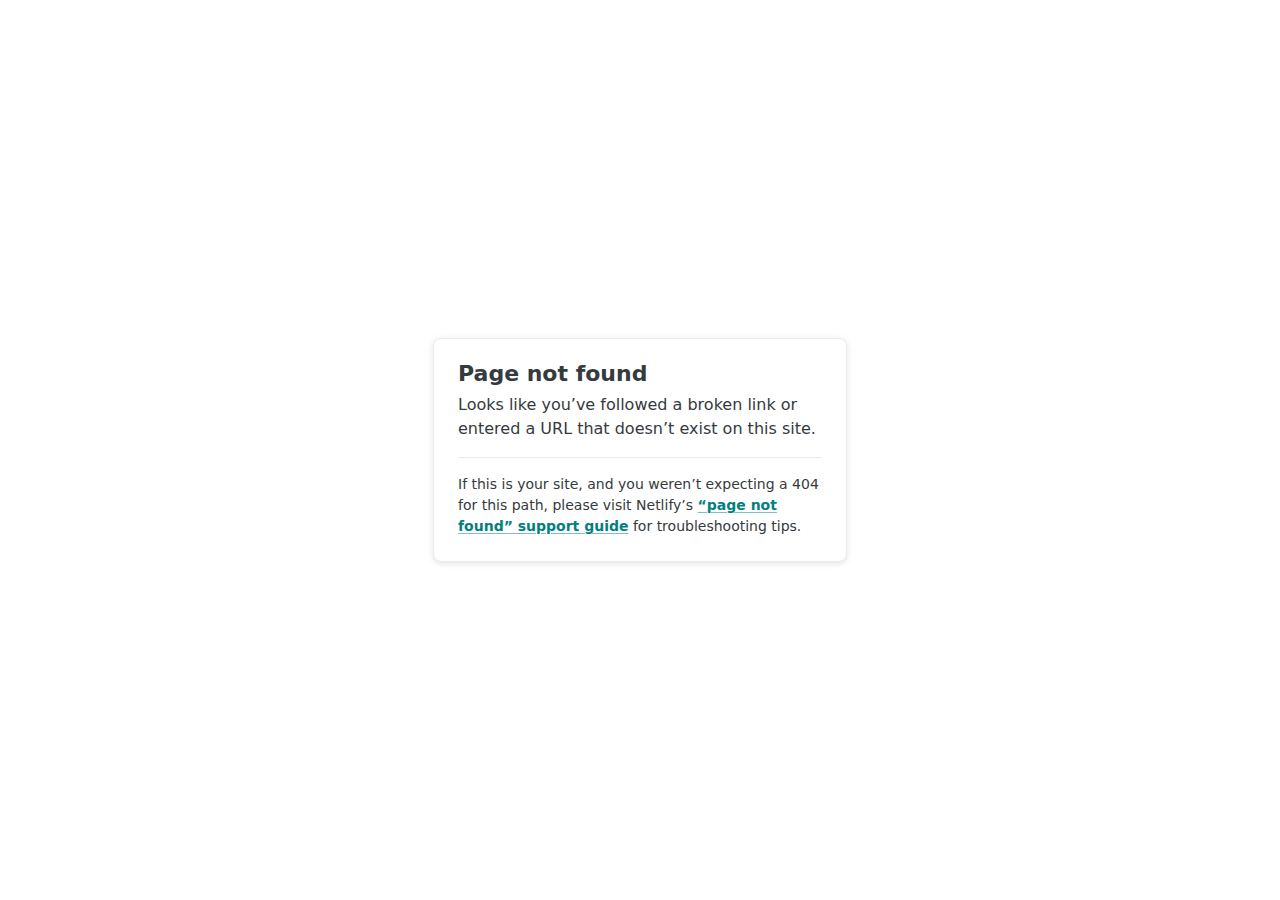
<file: mack-html.netlify.app/venobox/venobox.html>
<!DOCTYPE html>
<html lang="en">
  <head>
    <meta charset="utf-8" />
    <meta name="viewport" content="width=device-width, initial-scale=1.0" />
    <title>Page not found</title>
    <style>
      :root {
        --colorRgbFacetsTeal600: 2 128 125;
        --colorTealAction: var(--colorRgbFacetsTeal600);
        --colorRgbFacetsNeutralLight200: 233 235 237;
        --colorHr: var(--colorRgbFacetsNeutralLight200);
        --colorRgbFacetsNeutralLight700: 53 58 62;
        --colorGrayDarkest: var(--colorRgbFacetsNeutralLight700);
        --colorGrayLighter: var(--colorRgbFacetsNeutralLight200);
        --colorText: var(--colorGrayDarkest);
        --effectShadowLightShallow: 0 1px 10px 0 rgb(53 58 62 / 6%),
          0 2px 4px 0 rgb(53 58 62 / 8%);
        --colorRgbFacetsNeutralDark900: 6 11 16;
      }
      body {
        font-family: system-ui, -apple-system, BlinkMacSystemFont, "Segoe UI",
          Roboto, Helvetica, Arial, sans-serif, "Apple Color Emoji",
          "Segoe UI Emoji", "Segoe UI Symbol";
        background: white;
        overflow: hidden;
        margin: 0;
        padding: 0;
        line-height: 1.5;
        color: rgb(var(--colorText));
      }

      @media (prefers-color-scheme: dark) {
        body {
          background: rgb(var(--colorRgbFacetsNeutralDark900));
        }
      }

      h1 {
        margin: 0;
        font-size: 1.375rem;
        line-height: 1;
      }

      h1 + p {
        margin-top: 8px;
      }

      .main {
        position: relative;
        display: flex;
        flex-direction: column;
        align-items: center;
        justify-content: center;
        height: 100vh;
        width: 100vw;
      }

      .card {
        position: relative;
        width: 75%;
        max-width: 364px;
        padding: 24px;
        background: white;
        border-radius: 8px;
        box-shadow: var(--effectShadowLightShallow);
        border: 1px solid rgb(var(--colorGrayLighter));
      }

      a {
        margin: 0;
        font-weight: 600;
        color: rgb(var(--colorTealAction));
        text-decoration-skip-ink: all;
        text-decoration-thickness: 1px;
        text-underline-offset: 2px;
        text-decoration-color: rgb(var(--colorTealAction) / 0.5);
        transition: text-decoration-color 0.15s ease-in-out;
      }

      a:hover,
      a:focus-visible {
        text-decoration-color: rgb(var(--colorTealAction));
      }

      p:last-of-type {
        margin-bottom: 0;
      }

      hr {
        border: 0;
        height: 1px;
        background: rgb(var(--colorHr));
        margin-top: 16px;
        margin-bottom: 16px;
      }

      .your-site {
        font-size: 0.875rem;
      }
    </style>
  </head>
  <body>
    <div class="main">
      <div class="card">
        <h1>Page not found</h1>
        <p>
          Looks like you’ve followed a broken link or entered a URL that doesn’t
          exist on this site.
        </p>
        <hr />
        <p class="your-site">
          If this is your site, and you weren’t expecting a 404 for this path,
          please visit Netlify’s
          <a
            href="https://answers.netlify.com/t/support-guide-i-ve-deployed-my-site-but-i-still-see-page-not-found/125?utm_source=404page&utm_campaign=community_tracking"
            >“page not found” support guide</a
          >
          for troubleshooting tips.
        </p>
      </div>
    </div>
  </body>
</html>
</file>
<file: mack-html.netlify.app/assets/all-icons/myicon.css>
@font-face {
  font-family: "icomoon";
  src: url("icomoon28a0.eot?74zehw#iefix") format("embedded-opentype"),
    url("icomoon28a0.ttf?74zehw") format("truetype"),
    url("icomoon28a0.woff?74zehw") format("woff"),
    url("icomoon28a0.svg?74zehw#icomoon") format("svg");
  font-weight: normal;
  font-style: normal;
  font-display: block;
}

.my-icon {
  font-family: "icomoon";
  speak: never;
  font-style: normal;
  font-weight: normal;
  font-variant: normal;
  text-transform: none;
  line-height: 1;
  -webkit-font-smoothing: antialiased;
  -moz-osx-font-smoothing: grayscale;
}

.icon-analysis:before {
  content: "\e900";
}
.icon-angle-down:before {
  content: "\e901";
}
.icon-angle-left:before {
  content: "\e902";
}
.icon-angle-right:before {
  content: "\e903";
}
.icon-angle-up:before {
  content: "\e904";
}
.icon-arrow-down:before {
  content: "\e905";
}
.icon-arrow-left:before {
  content: "\e906";
}
.icon-arrow-right:before {
  content: "\e907";
}
.icon-arrow-up:before {
  content: "\e908";
}
.icon-bezier:before {
  content: "\e909";
}
.icon-blueprint:before {
  content: "\e90a";
}
.icon-brain:before {
  content: "\e90b";
}
.icon-call:before {
  content: "\e90c";
}
.icon-clock:before {
  content: "\e90d";
}
.icon-close:before {
  content: "\e90e";
}
.icon-coding:before {
  content: "\e90f";
}
.icon-comments:before {
  content: "\e910";
}
.icon-data-analytics:before {
  content: "\e911";
}
.icon-design-page:before {
  content: "\e912";
}
.icon-design-tool-2:before {
  content: "\e913";
}
.icon-design-tool:before {
  content: "\e914";
}
.icon-download:before {
  content: "\e915";
}
.icon-envelope-solid:before {
  content: "\e916";
}
.icon-eye:before {
  content: "\e917";
}
.icon-facebook:before {
  content: "\e918";
}
.icon-graphic-design:before {
  content: "\e919";
}
.icon-heart:before {
  content: "\e91a";
}
.icon-instagram:before {
  content: "\e91b";
}
.icon-link:before {
  content: "\e91c";
}
.icon-linkedin-in:before {
  content: "\e91d";
}
.icon-location-dot:before {
  content: "\e91e";
}
.icon-magnifying-glass:before {
  content: "\e91f";
}
.icon-monitor:before {
  content: "\e920";
}
.icon-quotation-bottom-left:before {
  content: "\e921";
}
.icon-quotation-bottom-right:before {
  content: "\e922";
}
.icon-quotation-top-left:before {
  content: "\e923";
}
.icon-quotation-top-right:before {
  content: "\e924";
}
.icon-research:before {
  content: "\e925";
}
.icon-twitter:before {
  content: "\e926";
}
.icon-user:before {
  content: "\e927";
}
.icon-wireframe:before {
  content: "\e928";
}
</file>
<file: mack-html.netlify.app/assets/css/style.min.css>
@charset "UTF-8";
/*
Theme Name: Mack - Personal Portfolio HTML5 Template
Theme URI: 
Design by: https://themeforest.net/user/themeservices
Developed by: Flash Coder Studio
Version: 1.0
License: 
Tags: 
*/

@charset "UTF-8";
@import url(https://fonts.googleapis.com/css2?family=Nunito+Sans:wght@400;500;600;700&amp;family=PT+Serif:wght@400;700&amp;family=Rubik:wght@400;500;600;700&amp;display=swap);
body,
pre {
    word-wrap: break-word
}

a,
button,
input[type=button],
input[type=submit] {
    cursor: pointer
}

.testimonial.v3 .testimonial-card .text-5 span,
.text-1,
.text-2,
.text-3,
.text-4,
.text-5,
.text-6,
a,
button {
    color: var(--color-black)
}

.breadcum.v1 h2,
.menu-bar.v1 .main-menu li a,
.text-upper {
    text-transform: uppercase
}

:root {
    --color-white: #ffffff;
    --color-white2: #f9f7ff;
    --color-black: #141f32;
    --color-dBlue: #17193e;
    --color-dBlue2: #1f2358;
    --color-dBlue3: #191c46;
    --color-dBlue4: #2c2f65;
    --color-dBlue5: #3c407d;
    --color-dBlue6: #3a3d77;
    --color-dBlue7: #202352;
    --color-dBlue8: #373a76;
    --color-gBlack: #7a8baa;
    --color-gBlack2: #c4c4c4;
    --color-gBlack3: #b3b5db;
    --color-gBlack4: #a7aae0;
    --color-gBlack5: #bdc1ff;
    --color-gray: #edeefc;
    --color-gray2: #ebebeb;
    --color-border: #eeeeee;
    --color-red: #f9320c;
    --color-red2: #ff8172;
    --color-pink: #ca2afe;
    --color-purple: #662afe;
    --color-skyBlue: #0b92e8;
    --color-lGreen: #74fa5e;
    --color-orange: #fead2a;
    --color-tr: transparent
}

*,
.text-1,
.text-2,
.text-3,
.text-4,
.text-5,
.text-6,
.text-para-1,
.text-para-2,
::after,
::before,
h1,
h2,
h3,
h4,
h5,
h6,
li,
ol,
p,
ul {
    margin: 0;
    padding: 0;
    border: 0;
    font-weight: inherit;
    -webkit-box-sizing: border-box;
    box-sizing: border-box
}

:after,
:before {
    content: "";
    content: none
}

button,
button:focus,
button:focus-visible,
button:focus-within {
    outline: 0;
    background: inherit;
    min-width: inherit
}

.main-footer.v1 .footer-logo a,
.main-footer.v2 .footer-logo a,
.main-footer.v3 .footer-logo a,
.menu-bar.v1 .menu-logo a,
.menu-bar.v2 .menu-logo a,
.menu-bar.v3 .menu-logo a,
article,
aside,
audio,
canvas,
embed,
footer,
header,
iframe,
img,
nav,
object,
pre,
section,
svg,
video {
    display: block
}

audio,
canvas,
embed,
iframe,
img,
object,
svg,
video {
    vertical-align: middle
}

blockquote,
q {
    quotes: none
}

table {
    border-collapse: collapse;
    border-spacing: 0
}

.menu-bar.v1 .mobile-menu-bar .mobile-menu-header .mobile-logo a img,
.menu-bar.v2 .mobile-menu-bar .mobile-menu-header .mobile-logo a img,
.menu-bar.v3 .mobile-menu-bar .mobile-menu-header .mobile-logo a img,
iframe {
    max-width: 100%
}

del {
    text-decoration: line-through
}

pre {
    word-break: break-all
}

textarea {
    resize: initial
}

.btn-anime.v3,
.btn-anime.v4,
.btn-anime.v5,
.btn-anime.v6,
.btn-anime.v7,
.link-anime.v3,
.link-anime.v4,
.link-anime.v5,
.link-anime.v6,
.link-anime.v7,
.our-team.v1 .team-card-text .text-5,
.our-team.v2 .team-card-text .text-5,
.section-title-center.v1 .text-2,
.section-title-center.v1 .text-w-2,
.section-title-center.v2 .text-2,
.section-title-center.v2 .text-w-2,
.section-title.v1 .text-2,
.section-title.v1 .text-w-2,
.section-title.v2 .text-2,
.section-title.v2 .text-w-2,
.text-bold,
b,
strong {
    font-weight: 700
}

li,
ol,
ul {
    list-style: none
}

.uneditable-input,
input,
select,
textarea {
    min-width: auto;
    -webkit-box-sizing: border-box;
    box-sizing: border-box;
    line-height: 1.6;
    height: 50px;
    padding: 0 20px;
    vertical-align: middle;
    -webkit-transition: .4s;
    transition: .4s
}

input:focus,
select:focus,
textarea:focus {
    outline: 0;
    -webkit-box-shadow: 0 0 0 0 rgba(0, 123, 255, .25);
    box-shadow: 0 0 0 0 rgba(0, 123, 255, .25)
}

input {
    height: inherit;
    font-size: inherit;
    font-weight: inherit;
    border: none
}

.container,
.row {
    --bs-gutter-x: 1.875rem
}

body {
    font-size: 14px;
    line-height: 25px;
    letter-spacing: .2px;
    word-spacing: 0px;
    background: var(--color-white);
    overflow-x: hidden
}

.font-v1 {
    font-family: Rubik, sans-serif
}

.font-v2 {
    font-family: "PT Serif", serif
}

.font-v3 {
    font-family: "Nunito Sans", sans-serif
}

.about-us.v2 .about-content .section-title .text-2,
.awesome-journey.v1 .tab-content li .text-4,
.latest-project.v2 .project-content .text-4 a,
.main-footer.v2 .footer-content .text-6,
.main-footer.v2 .footer-content .text-6 a,
.my-work-process.v1 li:hover .icon-box i,
.news-blog.v2 .post-card .post-content .text-5,
.news-blog.v2 .post-card .post-content .text-5 a,
.our-team.v1 .team-card-text .text-5,
.our-team.v1 .team-card-text .text-para-1,
.our-team.v2 .team-card:hover .team-card-text .text-5,
.our-team.v2 .team-card:hover .team-card-text .text-para-1,
.services.v2 .services-card .text-4,
.testimonial.v2 .testimonial-card .text-5,
.text-para-w-1,
.text-para-w-2,
.text-w-1,
.text-w-2,
.text-w-3,
.text-w-4,
.text-w-5,
.text-w-6 {
    color: var(--color-white)
}

.banner.v3 .banner-content .text-4,
.banner.v3 .banner-content .text-para-1,
.main-footer.v1 .footer-content .text-6,
.main-footer.v1 .footer-content .text-6 a,
.main-footer.v1 .footer-scroll-Top:hover,
.main-footer.v2 .footer-scroll-Top:hover,
.main-footer.v3 .footer-content .text-6,
.main-footer.v3 .footer-content .text-6 a,
.main-footer.v3 .footer-scroll-Top:hover,
.menu-bar.v1 .mobile-menu-bar .mobile-content .w-address a,
.menu-bar.v1 .mobile-menu-bar .mobile-main-manu li a,
.menu-bar.v1 .mobile-menu-bar .mobile-menu-header .close-mobile-btn,
.menu-bar.v2 .mobile-menu-bar .mobile-content .w-address a,
.menu-bar.v2 .mobile-menu-bar .mobile-menu-header .close-mobile-btn,
.menu-bar.v3 .main-menu li a,
.menu-bar.v3 .menu-right .search-option-open,
.menu-bar.v3 .mobile-menu-bar .mobile-content .w-address a,
.menu-bar.v3 .mobile-menu-bar .mobile-main-manu li a,
.menu-bar.v3 .mobile-menu-bar .mobile-menu-header .close-mobile-btn,
.news-blog.v1 .post-card .post-comment .text-para-1 a,
.news-blog.v1 .post-card .post-comment i,
.news-blog.v1 .post-card .post-react .text-para-1 a,
.news-blog.v1 .post-card .post-react i,
.news-blog.v1 .post-card .post-user .text-para-1 a,
.news-blog.v1 .post-card .post-user i,
.news-blog.v2 .post-card .post-comment .text-para-1 a,
.news-blog.v2 .post-card .post-comment i,
.news-blog.v2 .post-card .post-content .text-para-1 a,
.news-blog.v2 .post-card .post-react .text-para-1 a,
.news-blog.v2 .post-card .post-react i,
.news-blog.v2 .post-card .post-user .text-para-1 a,
.news-blog.v2 .post-card .post-user i,
.news-blog.v3 .post-card .post-comment .text-para-1 a,
.news-blog.v3 .post-card .post-comment i,
.news-blog.v3 .post-card .post-content .text-para-1 a,
.news-blog.v3 .post-card .post-react .text-para-1 a,
.news-blog.v3 .post-card .post-react i,
.news-blog.v3 .post-card .post-user .text-para-1 a,
.news-blog.v3 .post-card .post-user i,
.testimonial.v1 .testimonial-card .text-4,
.testimonial.v3 .testimonial-card .text-4,
.text-para-1,
.text-para-2 {
    color: var(--color-gBlack)
}

.text-1,
.text-w-1 {
    font-size: 54px;
    line-height: 1.2
}

.text-2,
.text-w-2 {
    font-size: 48px;
    line-height: 1.2
}

.banner.v1 .banner-content .text-2,
.banner.v2 .banner-content .text-2,
.banner.v3 .banner-content .text-2,
.text-3,
.text-w-3 {
    font-size: 30px;
    line-height: 1.3
}

.text-4,
.text-w-4 {
    font-size: 24px;
    line-height: 1.4
}

.text-5,
.text-w-5 {
    font-size: 20px;
    line-height: 1.5
}

.text-6,
.text-w-6 {
    font-size: 18px;
    line-height: 1.5
}

.text-para-1,
.text-para-w-1 {
    font-size: 16px;
    line-height: 1.6
}

.text-para-2,
.text-para-w-2 {
    font-size: 14px;
    line-height: 1.6
}

.text-reguler {
    font-weight: 400
}

.btn-anime.v1,
.btn-anime.v2,
.latest-project.v2 .project-content .text-para-1,
.latest-project.v3 .project-content .text-para-1,
.link-anime.v1,
.link-anime.v2,
.text-medium {
    font-weight: 500
}

.about-us.v2 .skill-list li .text-para-1,
.about-us.v3 .skill-list li .text-para-1,
.news-blog.v2 .post-card .post-content .text-para-1,
.news-blog.v3 .post-card .post-content .text-para-1,
.text-semibold {
    font-weight: 600
}

.text-capital {
    text-transform: capitalize
}

.text-lower {
    text-transform: lowercase
}

.about-us.v1 .skill-list li:nth-child(1n+0) .skill-title i,
.latest-project.v1 .project-btns button.active,
.latest-project.v1 .project-btns button:hover,
.main-footer.v1 .footer-content .text-6 a:hover,
.main-footer.v1 .footer-scroll-Top,
.menu-bar.v1 .mobile-menu-bar .mobile-content .w-address a:hover,
.menu-bar.v1 .mobile-menu-bar .mobile-main-manu li.active>a,
.menu-bar.v1 .mobile-menu-bar .mobile-main-manu li:hover>a,
.menu-bar.v1 .mobile-menu-bar .mobile-menu-header .close-mobile-btn:hover,
.my-work-process.v1 li .icon-box i,
.news-blog.v1 .post-card .post-content a:hover,
.testimonial.v1 .section-title.text-3,
.text-red {
    color: var(--color-red)
}

.banner.v2 .banner-social a:hover,
.banner.v3 .banner-social a:hover,
.latest-project.v2 .project-content .text-4 a:hover,
.latest-project.v3 .project-content .text-4 a:hover,
.main-footer.v2 .footer-content .text-6 a:hover,
.main-footer.v2 .footer-scroll-Top,
.main-footer.v3 .footer-content .text-6 a:hover,
.main-footer.v3 .footer-scroll-Top,
.menu-bar.v2 .header-search button:hover,
.menu-bar.v2 .menu-right .search-option-open:hover,
.menu-bar.v2 .mobile-menu-bar .mobile-content .w-address a:hover,
.menu-bar.v2 .mobile-menu-bar .mobile-main-manu li.active>a,
.menu-bar.v2 .mobile-menu-bar .mobile-main-manu li:hover>a,
.menu-bar.v2 .mobile-menu-bar .mobile-menu-header .close-mobile-btn:hover,
.menu-bar.v2 .search-close:hover,
.menu-bar.v3 .header-search button:hover,
.menu-bar.v3 .menu-right .search-option-open:hover,
.menu-bar.v3 .mobile-menu-bar .mobile-content .w-address a:hover,
.menu-bar.v3 .mobile-menu-bar .mobile-main-manu li.active>a,
.menu-bar.v3 .mobile-menu-bar .mobile-main-manu li:hover>a,
.menu-bar.v3 .mobile-menu-bar .mobile-menu-header .close-mobile-btn:hover,
.menu-bar.v3 .search-close:hover,
.news-blog.v2 .post-card .post-content a:hover,
.news-blog.v3 .post-card .post-content a:hover,
.services.v2 .services-card .serv-link:hover,
.services.v2 .services-card:hover .text-4,
.services.v3 .services-card .serv-link:hover,
.services.v3 .services-card:hover .text-4,
.text-orange,
a:hover,
button:hover {
    color: var(--color-orange)
}

a,
button {
    -webkit-transition: .4s;
    transition: .4s
}

a,
a:hover {
    text-decoration: none
}

.awesome-journey.v1 .tab-content li~li,
.awesome-journey.v2 .tab-content li~li,
.contact.v1 .contact-form .btn-anime~.error,
.contact.v1 .contact-form .btn-anime~.success,
.contact.v1 .contact-form .form-box~.form-box,
.contact.v1 .contact-form .form-box~.group-form-box,
.contact.v1 .contact-form .group-form-box~.form-box,
.contact.v2 .contact-form .btn-anime~.error,
.contact.v2 .contact-form .btn-anime~.success,
.contact.v2 .contact-form .form-box~.form-box,
.contact.v2 .contact-form .form-box~.group-form-box,
.contact.v2 .contact-form .group-form-box~.form-box,
.contact.v3 .contact-form .btn-anime~.error,
.contact.v3 .contact-form .btn-anime~.success,
.contact.v3 .contact-form .form-box~.form-box,
.contact.v3 .contact-form .form-box~.group-form-box,
.contact.v3 .contact-form .group-form-box~.form-box,
.latest-project.v1 .project-items~.show-items-btn,
.menu-bar.v1 .mobile-menu-bar .mobile-content .w-map~.w-address,
.menu-bar.v2 .mobile-menu-bar .mobile-content .w-map~.w-address,
.menu-bar.v3 .mobile-menu-bar .mobile-content .w-map~.w-address,
.mt-30,
.news-blog.v1 .post-card .post-header~.post-img,
.news-blog.v1 .post-card .post-img~.post-content,
.news-blog.v1 .row .post-card,
.news-blog.v2 .post-card .post-header~.post-img,
.news-blog.v2 .post-card .post-img~.post-content,
.news-blog.v2 .row .post-card,
.news-blog.v3 .post-card .post-header~.post-img,
.news-blog.v3 .post-card .post-img~.post-content,
.news-blog.v3 .row .post-card,
.services.v1 .services-card,
.services.v1 .services-card .text-para-1~.link-anime,
.services.v2 .services-card,
.services.v3 .services-card {
    margin-top: 30px
}

.about-us.v1 .about-content,
.about-us.v2 .about-content,
.about-us.v3 .about-content,
.mt-50,
.testimonial.v1 .section-title,
.testimonial.v2 .section-title,
.testimonial.v3 .section-title {
    margin-top: 50px
}

.latest-project.v1 .project-card,
.mb-30 {
    margin-bottom: 30px
}

.pt-25 {
    padding-top: 25px
}

.pt-50 {
    padding-top: 50px
}

.pb-25 {
    padding-bottom: 25px
}

.pb-50 {
    padding-bottom: 50px
}

.about-us.v1 .section-title~.skill-list,
.about-us.v2 .section-title~.skill-list,
.about-us.v3 .section-title~.skill-list,
.breadcum.v1 h2~ul,
.estimate-project.v1 .section-title .text-2~.link-anime,
.estimate-project.v1 .section-title .text-4~.text-2,
.section-title-center.v1 .text-2~.text-para-1,
.section-title-center.v1 .text-w-2~.text-para-1,
.section-title-center.v2 .text-2~.text-para-1,
.section-title-center.v2 .text-w-2~.text-para-1,
.section-title.v1 .text-2~.text-para-1,
.section-title.v1 .text-w-2~.text-para-1,
.section-title.v2 .text-2~.text-para-1,
.section-title.v2 .text-w-2~.text-para-1,
.services.v1 .services-card .card-icon~.text-4,
.services.v2 .services-card .card-icon~.text-4,
.services.v3 .services-card .card-icon~.text-4 {
    margin-top: 25px
}

.section-title-center.v1 .text-2,
.section-title-center.v1 .text-w-2,
.section-title.v1 .text-2,
.section-title.v1 .text-w-2 {
    font-size: 30px
}

.section-title-center.v2 .text-2,
.section-title-center.v2 .text-w-2,
.section-title.v2 .text-2,
.section-title.v2 .text-w-2 {
    font-size: 28px
}

.latest-project.v1 .show-items-btn,
.section-title-center {
    text-align: center
}

.section-title-center .text-para-1 {
    max-width: 570px;
    margin-left: auto;
    margin-right: auto
}

.btn-anime.v1,
.btn-anime.v2,
.btn-anime.v3,
.btn-anime.v4,
.btn-anime.v5,
.btn-anime.v6,
.btn-anime.v7,
.link-anime.v1,
.link-anime.v2,
.link-anime.v3,
.link-anime.v4,
.link-anime.v5,
.link-anime.v6,
.link-anime.v7 {
    display: -webkit-inline-box;
    display: -ms-inline-flexbox;
    display: inline-flex;
    -webkit-box-align: center;
    -ms-flex-align: center;
    align-items: center;
    -webkit-box-pack: justify;
    -ms-flex-pack: justify;
    justify-content: space-between;
    gap: 10px;
    padding: 15px 40px;
    font-size: 14px;
    white-space: nowrap
}

.btn-anime.round-border-small,
.link-anime.round-border-small {
    border-radius: 5px
}

.about-us.v1 .skill-list .my-progress-bar .progress-vale,
.btn-anime.round-border-full,
.link-anime.round-border-full {
    border-radius: 50px
}

.btn-anime.v1,
.latest-project.v1 .project-img .p-icon-link a:hover,
.link-anime.v1,
.scroll-bottom-Top.v1:hover {
    color: var(--color-white);
    background: var(--color-red)
}

.btn-anime.v1:hover,
.btn-anime.v2,
.link-anime.v1:hover,
.link-anime.v2,
.menu-bar.v1 .mobile-menu-overlay,
.menu-bar.v3 .mobile-menu-overlay,
.menu-bar.v3 .search-overlay {
    background: var(--color-black)
}

.btn-anime.v2,
.link-anime.v2 {
    color: var(--color-white)
}

.about-us.v1 .skill-list li:nth-child(1n+0) .my-progress-bar .progress-vale,
.btn-anime.v2:hover,
.link-anime.v2:hover,
.menu-bar.v1 .mobile-menu-btn span,
.my-work-process.v1 li:hover .icon-box {
    background: var(--color-red)
}

.awesome-journey.v1 .btn-anime.active,
.awesome-journey.v2 .btn-anime.active,
.btn-anime.v3,
.btn-anime.v5,
.btn-anime.v6:hover,
.btn-anime.v7:hover,
.latest-project.v2 .project-img .p-icon-link a:hover,
.latest-project.v3 .project-img .p-icon-link a:hover,
.link-anime.v3,
.link-anime.v5,
.link-anime.v6:hover,
.link-anime.v7:hover,
.news-blog.v2 .slider-btns .next-btn:hover,
.news-blog.v2 .slider-btns .prev-btn:hover,
.news-blog.v3 .slider-btns .next-btn:hover,
.news-blog.v3 .slider-btns .prev-btn:hover,
.our-team.v2 .team-card-img .social-link a:hover,
.scroll-bottom-Top.v2:hover,
.scroll-bottom-Top.v3:hover,
.services.v2 .services-card:hover .card-icon,
.services.v3 .services-card:hover .card-icon {
    color: var(--color-white);
    background: var(--color-orange)
}

.btn-anime.v3:hover,
.link-anime.v3:hover {
    color: var(--color-orange);
    background: var(--color-dBlue2)
}

.btn-anime.v4,
.link-anime.v4,
.our-team.v1 .team-card-img .social-link a {
    color: var(--color-white);
    background: var(--color-dBlue2)
}

.about-us.v2 .skill-list li:nth-child(1n+0) .my-progress-bar .progress-vale,
.about-us.v3 .skill-list li:nth-child(1n+0) .my-progress-bar .progress-vale,
.btn-anime.v4:hover,
.latest-project.v2 .slider .project-pagination span.swiper-pagination-bullet-active,
.latest-project.v3 .slider .project-pagination span.swiper-pagination-bullet-active,
.link-anime.v4:hover,
.menu-bar.v2 .menu-right .mobile-menu-btn:hover span,
.menu-bar.v3 .menu-right .mobile-menu-btn:hover span,
.our-team.v1 .team-card-img .social-link a:hover,
.our-team.v1 .team-card:hover .team-card-text,
.our-team.v2 .team-card:hover .team-card-text {
    background: var(--color-orange)
}

.btn-anime.v5:hover,
.latest-project.v2 .project-img .p-icon-link a,
.latest-project.v3 .project-img .p-icon-link a,
.link-anime.v5:hover {
    color: var(--color-orange);
    background: var(--color-white)
}

.btn-anime.v6,
.link-anime.v6,
.our-team.v2 .team-card-img .social-link a {
    color: var(--color-gBlack);
    background: var(--color-white)
}

.btn-anime.v7,
.link-anime.v7,
.news-blog.v3 .slider-btns .next-btn,
.news-blog.v3 .slider-btns .prev-btn {
    color: var(--color-gBlack);
    background: var(--color-gray)
}

.link-anime,
.menu-bar.v1 .mobile-menu-bar .mobile-menu-header .mobile-logo a,
.menu-bar.v2 .mobile-menu-bar .mobile-menu-header .mobile-logo a,
.menu-bar.v3 .mobile-menu-bar .mobile-menu-header .mobile-logo a {
    display: inline-block
}

.btn-anime {
    background: var(--color-tr)
}

.all-btns {
    display: -webkit-box;
    display: -ms-flexbox;
    display: flex;
    -webkit-box-align: center;
    -ms-flex-align: center;
    align-items: center;
    -ms-flex-wrap: wrap;
    flex-wrap: wrap;
    gap: 20px
}

.breadcum.v1 li~li,
.breadcum.v1 ul {
    -webkit-box-align: center;
    gap: 5px;
    display: -webkit-box;
    display: -ms-flexbox
}

.slider {
    position: relative;
    overflow: hidden
}

.slider .swiper-pagination {
    bottom: 0;
    z-index: 1
}

.bg-cover-center,
.bg-cover-top {
    background-repeat: no-repeat;
    background-size: cover
}

.bg-cover-top {
    background-position: top
}

.bg-cover-center {
    background-position: center
}

.breadcum.v1 {
    position: relative;
    text-align: center;
    z-index: 1
}

.breadcum.v1::before {
    position: absolute;
    content: "";
    width: 100%;
    height: 100%;
    top: 0;
    left: 0;
    opacity: .6;
    background: var(--color-black);
    z-index: -1
}

.breadcum.v1 h2 {
    color: var(--color-tr);
    font-weight: 900;
    opacity: .5;
    -webkit-text-stroke: 1px var(--color-white)
}

.breadcum.v1 ul {
    display: flex;
    -ms-flex-align: center;
    align-items: center;
    -webkit-box-pack: center;
    -ms-flex-pack: center;
    justify-content: center;
    color: var(--color-white);
    font-size: 18px;
    font-weight: 600
}

.breadcum.v1 li~li {
    display: flex;
    -ms-flex-align: center;
    align-items: center
}

.breadcum.v1 li~li::before {
    content: "/";
    color: var(--color-white)
}

.breadcum.v1 a {
    display: block;
    font-size: 18px;
    color: var(--color-white)
}

.scroll-bottom-Top {
    position: fixed;
    width: 40px;
    height: 40px;
    bottom: 30px;
    right: 0;
    text-align: center;
    line-height: 42px;
    opacity: 0;
    font-size: 12px;
    visibility: hidden;
    border-radius: 100px;
    z-index: 5;
    -webkit-box-shadow: 0 4.8px 24.4px -6px rgba(19, 16, 34, .1), 0 4px 13px -2px rgba(19, 16, 34, .06);
    box-shadow: 0 4.8px 24.4px -6px rgba(19, 16, 34, .1), 0 4px 13px -2px rgba(19, 16, 34, .06)
}

.scroll-bottom-Top.show {
    opacity: 1;
    right: 30px;
    visibility: visible
}

.scroll-bottom-Top.v1,
.scroll-bottom-Top.v2,
.scroll-bottom-Top.v3 {
    color: var(--color-black);
    background: var(--color-white)
}

.menu-bar.v1,
.menu-bar.v2,
.menu-bar.v3 {
    width: 100%;
    z-index: 7
}

.menu-bar.v1.sticky-header,
.menu-bar.v2.sticky-header,
.menu-bar.v3.sticky-header {
    position: fixed;
    top: 0
}

.menu-bar.v1 .menu-bar-content,
.menu-bar.v1 .menu-right,
.menu-bar.v2 .menu-bar-content,
.menu-bar.v2 .menu-right,
.menu-bar.v3 .menu-bar-content,
.menu-bar.v3 .menu-right {
    display: -webkit-box;
    display: -ms-flexbox;
    display: flex;
    -webkit-box-align: center;
    -ms-flex-align: center;
    align-items: center;
    -ms-flex-wrap: wrap;
    flex-wrap: wrap
}

.menu-bar.v1 .menu-bar-content,
.menu-bar.v2 .menu-bar-content,
.menu-bar.v3 .menu-bar-content {
    -webkit-box-pack: justify;
    -ms-flex-pack: justify;
    justify-content: space-between;
    gap: 30px
}

.menu-bar.v1 .menu-bar-content .menu-right,
.menu-bar.v2 .menu-bar-content .menu-right,
.menu-bar.v3 .menu-bar-content .menu-right {
    width: calc(100% - 150px);
    -webkit-box-pack: end;
    -ms-flex-pack: end;
    justify-content: flex-end
}

.about-us.v1 .about-img img,
.about-us.v2 .about-img img,
.about-us.v3 .about-img img,
.contact.v1 .bg-img img,
.contact.v2 .bg-img img,
.contact.v3 .bg-img img,
.main-footer.v1 .footer-logo a img,
.main-footer.v2 .footer-logo a img,
.main-footer.v3 .footer-logo a img,
.menu-bar.v1 .menu-logo a img,
.menu-bar.v1 .mobile-menu-bar .mobile-content .w-map,
.menu-bar.v2 .menu-logo a img,
.menu-bar.v2 .mobile-menu-bar .mobile-content .w-map,
.menu-bar.v3 .menu-logo a img,
.menu-bar.v3 .mobile-menu-bar .mobile-content .w-map,
.testimonial.v1 .testimonial-bg img,
.testimonial.v2 .testimonial-bg img,
.testimonial.v3 .testimonial-bg img {
    width: 100%
}

.menu-bar.v1 .main-menu>ul,
.menu-bar.v1 .mobile-menu-bar .mobile-main-manu ul ul,
.menu-bar.v2 .main-menu>ul,
.menu-bar.v2 .mobile-menu-bar .mobile-main-manu ul ul,
.menu-bar.v3 .main-menu>ul,
.menu-bar.v3 .mobile-menu-bar .mobile-main-manu ul ul {
    display: none
}

.menu-bar.v1 .mobile-menu-btn,
.menu-bar.v2 .mobile-menu-btn,
.menu-bar.v3 .mobile-menu-btn {
    position: relative;
    width: 35px;
    height: 25px;
    background: var(--color-tr)
}

.menu-bar.v1 .mobile-menu-btn span,
.menu-bar.v2 .mobile-menu-btn span,
.menu-bar.v3 .mobile-menu-btn span {
    position: absolute;
    border-radius: 10px;
    left: 0;
    width: 100%;
    height: 2px;
    -webkit-transition: .4s;
    transition: .4s
}

.menu-bar.v1 .mobile-menu-btn span:first-child,
.menu-bar.v2 .mobile-menu-btn span:first-child,
.menu-bar.v3 .mobile-menu-btn span:first-child {
    top: 0
}

.menu-bar.v1 .mobile-menu-btn span:nth-child(3),
.menu-bar.v2 .mobile-menu-btn span:nth-child(3),
.menu-bar.v3 .mobile-menu-btn span:nth-child(3) {
    bottom: 0
}

.menu-bar.v1 .mobile-menu-btn.active span:first-child,
.menu-bar.v2 .mobile-menu-btn.active span:first-child,
.menu-bar.v3 .mobile-menu-btn.active span:first-child {
    width: 15px;
    top: 23px;
    -webkit-transform: translate(-1.5px, -5.3px) rotate(-135deg);
    transform: translate(-1.5px, -5.3px) rotate(-135deg)
}

.menu-bar.v1 .mobile-menu-btn.active span:nth-child(2),
.menu-bar.v2 .mobile-menu-btn.active span:nth-child(2),
.menu-bar.v3 .mobile-menu-btn.active span:nth-child(2) {
    width: 75%;
    -webkit-transform: rotate(-180deg);
    transform: rotate(-180deg)
}

.menu-bar.v1 .mobile-menu-btn.active span:nth-child(3),
.menu-bar.v2 .mobile-menu-btn.active span:nth-child(3),
.menu-bar.v3 .mobile-menu-btn.active span:nth-child(3) {
    width: 15px;
    bottom: 23px;
    -webkit-transform: translate(-1.5px, 7.3px) rotate(135deg);
    transform: translate(-1.5px, 7.3px) rotate(135deg)
}

.menu-bar.v1 .mobile-menu-bar,
.menu-bar.v2 .mobile-menu-bar,
.menu-bar.v3 .mobile-menu-bar {
    position: fixed;
    max-width: 320px;
    width: 100%;
    height: 100%;
    top: 0;
    left: -100%;
    opacity: 0;
    visibility: hidden;
    display: -webkit-box;
    display: -ms-flexbox;
    display: flex;
    -webkit-box-orient: vertical;
    -webkit-box-direction: normal;
    -ms-flex-direction: column;
    flex-direction: column;
    overflow-y: auto;
    -webkit-transition: .4s;
    transition: .4s;
    z-index: 5
}

.menu-bar.v1 .mobile-menu-bar .social-link,
.menu-bar.v2 .mobile-menu-bar .social-link,
.menu-bar.v3 .mobile-menu-bar .social-link {
    padding: 30px;
    display: -webkit-box;
    display: -ms-flexbox;
    display: flex;
    -webkit-box-align: center;
    -ms-flex-align: center;
    align-items: center;
    -webkit-box-pack: justify;
    -ms-flex-pack: justify;
    justify-content: space-between;
    -ms-flex-wrap: wrap;
    flex-wrap: wrap;
    gap: 10px
}

.menu-bar.v1 .mobile-menu-bar .social-link a,
.menu-bar.v2 .mobile-menu-bar .social-link a,
.menu-bar.v3 .mobile-menu-bar .social-link a {
    position: relative;
    display: inline-block;
    width: 40px;
    height: 40px;
    text-align: center;
    line-height: 42px;
    font-size: 16px;
    border-radius: 50px;
    z-index: 1
}

.menu-bar.v1 .mobile-menu-bar.active,
.menu-bar.v2 .mobile-menu-bar.active,
.menu-bar.v3 .mobile-menu-bar.active {
    left: 0;
    opacity: 1;
    visibility: visible
}

.menu-bar.v1 .mobile-menu-bar .mobile-menu-header,
.menu-bar.v2 .mobile-menu-bar .mobile-menu-header,
.menu-bar.v3 .mobile-menu-bar .mobile-menu-header {
    display: -webkit-box;
    display: -ms-flexbox;
    display: flex;
    -webkit-box-align: center;
    -ms-flex-align: center;
    align-items: center;
    gap: 30px;
    -webkit-box-pack: justify;
    -ms-flex-pack: justify;
    justify-content: space-between
}

.menu-bar.v1 .mobile-menu-bar .mobile-menu-header .mobile-logo,
.menu-bar.v2 .mobile-menu-bar .mobile-menu-header .mobile-logo,
.menu-bar.v3 .mobile-menu-bar .mobile-menu-header .mobile-logo {
    padding-left: 30px
}

.menu-bar.v1 .mobile-menu-bar .mobile-menu-header .close-mobile-btn,
.menu-bar.v2 .mobile-menu-bar .mobile-menu-header .close-mobile-btn,
.menu-bar.v3 .mobile-menu-bar .mobile-menu-header .close-mobile-btn {
    padding: 30px;
    font-size: 20px;
    background: var(--color-tr)
}

.menu-bar.v1 .mobile-menu-bar .mobile-main-manu,
.menu-bar.v2 .mobile-menu-bar .mobile-main-manu,
.menu-bar.v3 .mobile-menu-bar .mobile-main-manu {
    display: -webkit-box;
    display: -ms-flexbox;
    display: flex;
    -webkit-box-orient: vertical;
    -webkit-box-direction: normal;
    -ms-flex-direction: column;
    flex-direction: column;
    overflow-y: auto
}

.menu-bar.v1 .mobile-menu-bar .mobile-main-manu li a,
.menu-bar.v2 .mobile-menu-bar .mobile-main-manu li a,
.menu-bar.v3 .mobile-menu-bar .mobile-main-manu li a {
    position: relative;
    display: block;
    padding: 15px 40px 15px 30px;
    font-size: 13px;
    line-height: 24px;
    text-transform: uppercase;
    font-weight: 500
}

.menu-bar.v1 .mobile-menu-bar .mobile-main-manu li.has-dropdown>a::after,
.menu-bar.v2 .mobile-menu-bar .mobile-main-manu li.has-dropdown>a::after,
.menu-bar.v3 .mobile-menu-bar .mobile-main-manu li.has-dropdown>a::after {
    position: absolute;
    font-family: icomoon;
    speak: never;
    font-size: calc(100% - 2px);
    font-style: normal;
    font-weight: 400;
    font-variant: normal;
    text-transform: none;
    display: inline-block;
    top: 14px;
    right: 24px;
    content: "\e901";
    -webkit-transform: rotate(90deg);
    transform: rotate(90deg);
    -webkit-transition: .4s;
    transition: .4s
}

.menu-bar.v1 .mobile-menu-bar .mobile-main-manu li.has-dropdown.active>a::after,
.menu-bar.v2 .mobile-menu-bar .mobile-main-manu li.has-dropdown.active>a::after,
.menu-bar.v3 .mobile-menu-bar .mobile-main-manu li.has-dropdown.active>a::after {
    -webkit-transform: rotate(0);
    transform: rotate(0)
}

.menu-bar.v1 .mobile-menu-bar .mobile-main-manu>ul>li:first-child,
.menu-bar.v2 .mobile-menu-bar .mobile-main-manu>ul>li:first-child,
.menu-bar.v3 .mobile-menu-bar .mobile-main-manu>ul>li:first-child {
    border-top: none
}

.menu-bar.v1 .mobile-menu-bar .mobile-main-manu ul ul a,
.menu-bar.v2 .mobile-menu-bar .mobile-main-manu ul ul a,
.menu-bar.v3 .mobile-menu-bar .mobile-main-manu ul ul a {
    font-size: calc(100% - 2px)
}

.menu-bar.v1 .mobile-menu-bar .mobile-content,
.menu-bar.v2 .mobile-menu-bar .mobile-content,
.menu-bar.v3 .mobile-menu-bar .mobile-content {
    display: none;
    padding: 30px 30px 0
}

.about-us.v1 .skill-list .skill-title,
.about-us.v1 .skill-list .skill-title .title-icon,
.menu-bar.v1 .mobile-menu-bar .mobile-content .w-address li,
.menu-bar.v2 .mobile-menu-bar .mobile-content .w-address li,
.menu-bar.v3 .mobile-menu-bar .mobile-content .w-address li {
    display: -webkit-box;
    display: -ms-flexbox;
    display: flex;
    -webkit-box-align: center;
    -ms-flex-align: center;
    align-items: center;
    -ms-flex-wrap: wrap;
    flex-wrap: wrap;
    gap: 15px
}

.about-us.v2 .skill-list li~li,
.about-us.v3 .skill-list li~li,
.awesome-journey.v1 .tab-content li .text-4~.text-6,
.awesome-journey.v1 .tab-content li .text-6~.text-para-1,
.awesome-journey.v2 .tab-content li .text-4~.text-6,
.awesome-journey.v2 .tab-content li .text-6~.text-para-1,
.banner.v1 .banner-content .text-2~.text-para-1,
.banner.v1 .banner-content .text-w-2~.text-para-1,
.banner.v2 .banner-content .text-2~.text-para-1,
.banner.v2 .banner-content .text-w-2~.text-para-1,
.banner.v3 .banner-content .text-2~.text-para-1,
.banner.v3 .banner-content .text-w-2~.text-para-1,
.contact.v1 .contact-form .group-form-box~textarea,
.contact.v1 .contact-form input~.group-form-box,
.contact.v1 .contact-form input~input,
.contact.v1 .contact-form input~select,
.contact.v1 .contact-form textarea~.btn-anime,
.contact.v2 .contact-form .group-form-box~textarea,
.contact.v2 .contact-form input~.group-form-box,
.contact.v2 .contact-form input~input,
.contact.v2 .contact-form input~select,
.contact.v2 .contact-form textarea~.btn-anime,
.contact.v3 .contact-form .group-form-box~textarea,
.contact.v3 .contact-form input~.group-form-box,
.contact.v3 .contact-form input~input,
.contact.v3 .contact-form input~select,
.contact.v3 .contact-form textarea~.btn-anime,
.menu-bar.v1 .mobile-menu-bar .mobile-content .w-address li~li,
.menu-bar.v2 .mobile-menu-bar .mobile-content .w-address li~li,
.menu-bar.v3 .mobile-menu-bar .mobile-content .w-address li~li,
.our-team.v1 .team-card-img~.team-card-text,
.our-team.v2 .team-card-img~.team-card-text,
.services.v1 .services-card .text-para-1~.serv-link,
.services.v2 .services-card .text-para-1~.serv-link,
.services.v3 .services-card .text-para-1~.serv-link,
.testimonial.v2 .testimonial-card .text-5,
.testimonial.v3 .testimonial-card .text-5 {
    margin-top: 20px
}

.menu-bar.v1 .mobile-menu-bar .mobile-content .w-address i,
.menu-bar.v2 .mobile-menu-bar .mobile-content .w-address i,
.menu-bar.v3 .mobile-menu-bar .mobile-content .w-address i {
    display: inline-block;
    width: 40px;
    height: 40px;
    text-align: center;
    line-height: 37px;
    font-size: 14px;
    border-radius: 50px
}

.menu-bar.v1 .mobile-menu-overlay,
.menu-bar.v1 .search-overlay,
.menu-bar.v2 .mobile-menu-overlay,
.menu-bar.v2 .search-overlay,
.menu-bar.v3 .mobile-menu-overlay,
.menu-bar.v3 .search-overlay {
    position: fixed;
    width: 100%;
    height: 100%;
    top: 0;
    left: 0;
    opacity: 0;
    visibility: hidden;
    -webkit-transition: .4s;
    transition: .4s;
    z-index: 2
}

.menu-bar.v1 .mobile-menu-overlay.active,
.menu-bar.v1 .search-overlay.active,
.menu-bar.v2 .mobile-menu-overlay.active,
.menu-bar.v2 .search-overlay.active,
.menu-bar.v3 .mobile-menu-overlay.active,
.menu-bar.v3 .search-overlay.active {
    opacity: .7;
    visibility: visible
}

.menu-bar.v2,
.menu-bar.v3 {
    padding: 20px 0;
    background: var(--color-tr);
    -webkit-transition: .4s;
    transition: .4s
}

.menu-bar.v2 .search-option-open,
.menu-bar.v3 .search-option-open {
    font-size: 22px
}

.menu-bar.v2 .header-search,
.menu-bar.v3 .header-search {
    display: -webkit-box;
    display: -ms-flexbox;
    display: flex;
    -webkit-box-align: center;
    -ms-flex-align: center;
    align-items: center;
    position: fixed;
    width: calc(100% - 35px);
    height: 70px;
    top: 50%;
    left: 50%;
    opacity: 0;
    visibility: hidden;
    border-bottom: 1px solid var(--color-white);
    z-index: 5;
    background: var(--color-tr);
    -webkit-transform: translate(-50%, -150%) scale(.8);
    transform: translate(-50%, -150%) scale(.8);
    -webkit-transition: .4s;
    transition: .4s
}

.latest-project.v1 .project-card:hover .project-img .p-icon-link,
.latest-project.v2 .project-card:hover .project-img .p-icon-link,
.latest-project.v3 .project-card:hover .project-img .p-icon-link,
.menu-bar.v2 .header-search.active,
.menu-bar.v3 .header-search.active {
    opacity: 1;
    visibility: visible;
    -webkit-transform: translate(-50%, -50%) scale(1);
    transform: translate(-50%, -50%) scale(1)
}

.menu-bar.v2 .header-search input[type=search]::-ms-clear,
.menu-bar.v3 .header-search input[type=search]::-ms-clear {
    display: none;
    width: 0;
    height: 0
}

.menu-bar.v2 .header-search input[type=search]::-ms-reveal,
.menu-bar.v3 .header-search input[type=search]::-ms-reveal {
    display: none;
    width: 0;
    height: 0
}

.menu-bar.v2 .header-search input[type=search]::-webkit-search-cancel-button,
.menu-bar.v2 .header-search input[type=search]::-webkit-search-decoration,
.menu-bar.v2 .header-search input[type=search]::-webkit-search-results-button,
.menu-bar.v2 .header-search input[type=search]::-webkit-search-results-decoration,
.menu-bar.v3 .header-search input[type=search]::-webkit-search-cancel-button,
.menu-bar.v3 .header-search input[type=search]::-webkit-search-decoration,
.menu-bar.v3 .header-search input[type=search]::-webkit-search-results-button,
.menu-bar.v3 .header-search input[type=search]::-webkit-search-results-decoration {
    display: none
}

.menu-bar.v2 .header-search input,
.menu-bar.v3 .header-search input {
    width: calc(100% - 40px);
    height: 100%;
    font-size: 16px;
    color: var(--color-white);
    background: var(--color-tr)
}

.menu-bar.v2 .header-search button,
.menu-bar.v3 .header-search button {
    width: 70px;
    height: 100%;
    padding: 0;
    color: var(--color-white);
    font-size: 16px;
    background: var(--color-tr)
}

.menu-bar.v2 .search-overlay.active,
.menu-bar.v3 .search-overlay.active {
    opacity: .8;
    visibility: visible
}

.menu-bar.v2 .search-close,
.menu-bar.v3 .search-close {
    position: fixed;
    padding: 0;
    top: 120px;
    right: 15px;
    font-size: 18px;
    opacity: 0;
    visibility: hidden;
    color: var(--color-white);
    background: var(--color-tr);
    z-index: 4;
    -webkit-transition: .4s;
    transition: .4s
}

.about-us.v1,
.about-us.v3,
.awesome-journey.v2,
.fun-facts.v2,
.menu-bar.v1,
.menu-bar.v1 .mobile-menu-bar,
.menu-bar.v3,
.menu-bar.v3 .mobile-menu-bar,
.our-team.v2 .team-card,
.services.v3 .services-card,
.testimonial.v3 {
    background: var(--color-white)
}

.banner.v2 .banner-social a:hover::before,
.banner.v3 .banner-social a:hover::before,
.menu-bar.v2 .search-close.active,
.menu-bar.v3 .search-close.active {
    opacity: 1;
    visibility: visible
}

.menu-bar.v2 .menu-right,
.menu-bar.v3 .menu-right {
    gap: 25px
}

.menu-bar.v1 {
    padding: 15px 0
}

.menu-bar.v1.sticky-header {
    -webkit-box-shadow: 4px 0 20px 10px rgba(153, 153, 153, .2);
    box-shadow: 4px 0 20px 10px rgba(153, 153, 153, .2)
}

.main-footer.v1 .footer-logo a,
.main-footer.v1 .footer-logo img,
.main-footer.v3 .footer-logo a,
.main-footer.v3 .footer-logo img,
.menu-bar.v1 .menu-logo a,
.menu-bar.v1 .menu-logo img,
.menu-bar.v1 .mobile-menu-bar .mobile-menu-header .mobile-logo a,
.menu-bar.v1 .mobile-menu-bar .mobile-menu-header .mobile-logo img,
.menu-bar.v3 .menu-logo a,
.menu-bar.v3 .menu-logo img,
.menu-bar.v3 .mobile-menu-bar .mobile-menu-header .mobile-logo a,
.menu-bar.v3 .mobile-menu-bar .mobile-menu-header .mobile-logo img {
    max-width: 45px
}

.menu-bar.v1 .main-menu li a {
    color: var(--color-gBlack)
}

.menu-bar.v1 .main-menu li ul,
.menu-bar.v3 .main-menu li ul {
    -webkit-box-shadow: 0 0 30px rgba(0, 0, 0, .09);
    box-shadow: 0 0 30px rgba(0, 0, 0, .09);
    background: var(--color-white)
}

.menu-bar.v1 .main-menu li ul li~li,
.menu-bar.v3 .main-menu li ul li~li {
    border-top: 1px solid #e6e6e6
}

.about-us.v2 .skill-list .my-progress-bar::before,
.awesome-journey.v1 .tab-content li,
.main-footer.v2,
.menu-bar.v2,
.menu-bar.v2 .main-menu li ul,
.menu-bar.v2 .mobile-menu-overlay,
.menu-bar.v2 .search-overlay,
.menu-bar.v2.sticky-header,
.our-team.v1 .team-card {
    background: var(--color-dBlue2)
}

.menu-bar.v1 .mobile-menu-bar .mobile-content .w-address i,
.menu-bar.v1 .mobile-menu-bar .social-link a,
.menu-bar.v3 .mobile-menu-bar .mobile-content .w-address i,
.menu-bar.v3 .mobile-menu-bar .social-link a {
    color: var(--color-gBlack);
    border: 1px solid var(--color-border)
}

.menu-bar.v1 .mobile-menu-bar .social-link a:hover {
    color: var(--color-white);
    border: 1px solid var(--color-red);
    background: var(--color-red)
}

.menu-bar.v1 .mobile-menu-bar .mobile-menu-header,
.menu-bar.v3 .mobile-menu-bar .mobile-menu-header {
    border-bottom: 1px solid var(--color-border)
}

.menu-bar.v1 .mobile-menu-bar .mobile-main-manu li,
.menu-bar.v3 .mobile-menu-bar .mobile-main-manu li {
    border-top: 1px solid var(--color-border)
}

.menu-bar.v1 .menu-right>.link-anime {
    display: none
}

.menu-bar.v2.sticky-header {
    -webkit-box-shadow: 4px 0 20px 10px rgba(0, 0, 0, .2);
    box-shadow: 4px 0 20px 10px rgba(0, 0, 0, .2)
}

.main-footer.v2 .footer-logo a,
.main-footer.v2 .footer-logo img,
.menu-bar.v2 .menu-logo a,
.menu-bar.v2 .menu-logo img,
.menu-bar.v2 .mobile-menu-bar .mobile-menu-header .mobile-logo a,
.menu-bar.v2 .mobile-menu-bar .mobile-menu-header .mobile-logo img {
    max-width: 50px
}

.menu-bar.v2 .main-menu li a,
.menu-bar.v2 .menu-right .search-option-open,
.menu-bar.v2 .mobile-menu-bar .mobile-main-manu li a {
    color: var(--color-gBlack2)
}

.menu-bar.v2 .main-menu li ul {
    -webkit-box-shadow: 0 17px 30px 8px rgba(0, 0, 0, .2);
    box-shadow: 0 17px 30px 8px rgba(0, 0, 0, .2)
}

.menu-bar.v2 .main-menu li ul li~li {
    border-top: 1px solid var(--color-dBlue2)
}

.contact.v2,
.latest-project.v2,
.menu-bar.v2 .mobile-menu-bar,
.our-team.v1,
.our-team.v1 .team-card-text,
.services.v2 {
    background: var(--color-dBlue)
}

.menu-bar.v2 .mobile-menu-bar .mobile-content .w-address i,
.menu-bar.v2 .mobile-menu-bar .social-link a {
    color: var(--color-gBlack);
    border: 1px solid var(--color-gBlack)
}

.menu-bar.v2 .mobile-menu-bar .social-link a:hover,
.menu-bar.v3 .mobile-menu-bar .social-link a:hover {
    color: var(--color-white);
    border: 1px solid var(--color-orange);
    background: var(--color-orange)
}

.menu-bar.v2 .mobile-menu-bar .mobile-menu-header {
    border-bottom: 1px solid var(--color-gBlack)
}

.menu-bar.v2 .mobile-menu-bar .mobile-main-manu li,
.news-blog.v1 .post-card .post-content .text-para-1~.post-info {
    border-top: 1px solid var(--color-gBlack)
}

.menu-bar.v2 .menu-right .mobile-menu-btn span {
    background: var(--color-gBlack2)
}

.menu-bar.v3.sticky-header {
    background: var(--color-white);
    -webkit-box-shadow: 4px 0 20px 10px rgba(153, 153, 153, .2);
    box-shadow: 4px 0 20px 10px rgba(153, 153, 153, .2)
}

.menu-bar.v3 .menu-right .mobile-menu-btn span {
    background: var(--color-gBlack)
}

.awesome-journey.v1 .tab-content,
.awesome-journey.v2 .tab-content,
.banner.v1,
.banner.v1 .profile-img,
.banner.v2,
.banner.v3,
.estimate-project.v1,
.testimonial.v1 .testimonial-card,
.testimonial.v2 .testimonial-card,
.testimonial.v3 .testimonial-card {
    position: relative;
    z-index: 1
}

.banner.v1 .banner-content,
.banner.v2 .banner-content,
.banner.v3 .banner-content {
    text-align: center;
    margin-top: 50px
}

.banner.v1 .banner-content .text-4~.text-2,
.banner.v1 .banner-content .text-4~.text-w-2,
.banner.v2 .banner-content .text-4~.text-2,
.banner.v2 .banner-content .text-4~.text-w-2,
.banner.v3 .banner-content .text-4~.text-2,
.banner.v3 .banner-content .text-4~.text-w-2,
.fun-facts.v1 .fun-fact-content .text-3~.text-para-1,
.fun-facts.v2 .fun-fact-content .text-3~.text-para-1,
.latest-project.v2 .project-content .text-4~.text-para-1,
.latest-project.v3 .project-content .text-4~.text-para-1 {
    margin-top: 10px
}

.banner.v1 .banner-content .all-btns,
.banner.v2 .banner-content .all-btns,
.banner.v3 .banner-content .all-btns {
    -webkit-box-pack: center;
    -ms-flex-pack: center;
    justify-content: center
}

.banner.v1 .profile-img,
.banner.v2 .profile-img,
.banner.v3 .profile-img {
    position: relative;
    max-width: 270px;
    margin: 0 auto;
    width: 100%
}

.banner.v1 .profile-img img,
.banner.v2 .profile-img img,
.banner.v3 .profile-img img {
    width: 100%;
    border-radius: 500px
}

.banner.v1,
.testimonial.v1 {
    background: var(--color-white2)
}

.banner.v1 .profile-b-size {
    display: none;
    opacity: 0;
    visibility: hidden;
    max-width: 270px;
    width: 100%
}

.banner.v1 .profile-img .profile-shap {
    position: absolute;
    width: 65%;
    height: 65%;
    top: -8%;
    left: -2%;
    opacity: .4;
    z-index: -1;
    background-size: contain
}

.banner.v1 .profile-img img,
.testimonial.v1 .testimonial-bg .swiper-slide-thumb-active .small-profile {
    border: 4px solid var(--color-red2)
}

.awesome-journey.v1,
.awesome-journey.v2,
.banner.v2,
.news-blog.v1 .post-card .post-img,
.news-blog.v2 .post-card .post-img,
.news-blog.v3 .post-card .post-img {
    overflow: hidden
}

.banner.v2::before {
    position: absolute;
    content: "";
    width: 100%;
    height: 100%;
    top: 0;
    left: 0;
    z-index: -1
}

.banner.v2 .banner-content .text-4,
.banner.v2 .banner-content .text-para-1,
.testimonial.v2 .testimonial-card .text-4 {
    color: var(--color-gBlack3)
}

.banner.v2 .profile-img img,
.banner.v3 .profile-img img {
    border: 4px solid var(--color-orange)
}

.banner.v2 .banner-social,
.banner.v3 .banner-social {
    display: -webkit-box;
    display: -ms-flexbox;
    display: flex;
    -webkit-box-align: center;
    -ms-flex-align: center;
    align-items: center;
    -webkit-box-pack: center;
    -ms-flex-pack: center;
    justify-content: center;
    -ms-flex-wrap: wrap;
    flex-wrap: wrap;
    gap: 8px 15px;
    margin-top: 30px
}

.banner.v2 .banner-social a,
.banner.v3 .banner-social a {
    position: relative;
    display: inline-block;
    padding: 0 0 4px;
    font-weight: 500;
    font-size: 16px;
    line-height: 1.2;
    color: var(--color-gBlack)
}

.banner.v2 .banner-social a::before,
.banner.v3 .banner-social a::before {
    position: absolute;
    content: "";
    width: 100%;
    height: 2px;
    bottom: 0;
    left: 0;
    opacity: 0;
    visibility: hidden;
    background: var(--color-orange);
    -webkit-transition: .4s;
    transition: .4s
}

.about-us.v3 .skill-list .my-progress-bar::before,
.banner.v3,
.contact.v1,
.contact.v3,
.latest-project.v3,
.news-blog.v3 .post-card .post-content,
.our-team.v2,
.our-team.v2 .team-card-text,
.services.v3,
.services.v3 .services-card .card-icon {
    background: var(--color-gray)
}

.about-us.v1 .skill-list .my-progress-bar,
.about-us.v2 .skill-list .my-progress-bar,
.about-us.v3 .skill-list .my-progress-bar {
    position: relative;
    width: 100%;
    overflow: hidden;
    z-index: 1
}

.about-us.v1 .skill-list .my-progress-bar::before,
.about-us.v2 .skill-list .my-progress-bar::before,
.about-us.v3 .skill-list .my-progress-bar::before {
    position: absolute;
    content: "";
    width: 100%;
    height: 100%;
    z-index: -1
}

.about-us.v1 .skill-list .my-progress-bar .progress-vale,
.about-us.v2 .skill-list .my-progress-bar .progress-vale,
.about-us.v3 .skill-list .my-progress-bar .progress-vale {
    height: 100%
}

.about-us.v1 .about-img {
    position: relative;
    border: 6px solid var(--color-white);
    -webkit-box-shadow: 0 0 30px 0 rgba(209, 209, 209, .4);
    box-shadow: 0 0 30px 0 rgba(209, 209, 209, .4)
}

.about-us.v1 .about-img .link-anime {
    position: absolute;
    left: 50%;
    bottom: 37px;
    -webkit-transform: translateX(-50%);
    transform: translateX(-50%);
    -webkit-box-shadow: 0 10px 30px 0 rgba(249, 50, 12, .55);
    box-shadow: 0 10px 30px 0 rgba(249, 50, 12, .55)
}

.about-us.v1 .about-img .link-anime:hover {
    -webkit-box-shadow: 0 10px 30px 0 rgba(20, 31, 50, .55);
    box-shadow: 0 10px 30px 0 rgba(20, 31, 50, .55)
}

.about-us.v1 .skill-list li~li {
    margin-top: 28px
}

.about-us.v1 .skill-list li li .text-para-1 {
    color: var(--color-black);
    font-weight: 400
}

.about-us.v1 .skill-list li:nth-child(2n+0) .skill-title i {
    color: var(--color-purple)
}

.about-us.v1 .skill-list li:nth-child(3n+0) .skill-title i {
    color: var(--color-pink)
}

.about-us.v1 .skill-list li:nth-child(4n+0) .skill-title i {
    color: var(--color-lGreen)
}

.about-us.v1 .skill-list li:nth-child(2n+0) .my-progress-bar .progress-vale,
.about-us.v2 .skill-list li:nth-child(3n+0) .my-progress-bar .progress-vale,
.about-us.v3 .skill-list li:nth-child(3n+0) .my-progress-bar .progress-vale {
    background: var(--color-purple)
}

.about-us.v1 .skill-list li:nth-child(3n+0) .my-progress-bar .progress-vale,
.about-us.v2 .skill-list li:nth-child(2n+0) .my-progress-bar .progress-vale,
.about-us.v3 .skill-list li:nth-child(2n+0) .my-progress-bar .progress-vale {
    background: var(--color-pink)
}

.about-us.v1 .skill-list li:nth-child(4n+0) .my-progress-bar .progress-vale {
    background: var(--color-lGreen)
}

.about-us.v1 .skill-list .skill-title {
    -webkit-box-pack: justify;
    -ms-flex-pack: justify;
    justify-content: space-between
}

.about-us.v1 .skill-list .skill-title i,
.main-footer.v1 .footer-scroll-Top,
.main-footer.v2 .footer-scroll-Top,
.main-footer.v3 .footer-scroll-Top,
.news-blog.v1 .post-card .post-comment i,
.news-blog.v1 .post-card .post-react i,
.news-blog.v2 .post-card .post-comment i,
.news-blog.v2 .post-card .post-react i,
.news-blog.v3 .post-card .post-comment i,
.news-blog.v3 .post-card .post-react i {
    font-size: 16px
}

.about-us.v1 .skill-list .skill-title~.my-progress-bar,
.news-blog.v1 .post-card .post-content .post-info~.text-5,
.services.v1 .services-card .text-4~.text-para-1,
.services.v2 .services-card .text-4~.text-para-1,
.services.v3 .services-card .text-4~.text-para-1 {
    margin-top: 15px
}

.about-us.v1 .skill-list .my-progress-bar {
    height: 4px;
    border-radius: 50px
}

.about-us.v1 .skill-list .my-progress-bar::before {
    background: var(--color-gray2)
}

.about-us.v2 .skill-list li:nth-child(4n+0) .my-progress-bar .progress-vale,
.about-us.v3 .skill-list li:nth-child(4n+0) .my-progress-bar .progress-vale {
    background: var(--color-skyBlue)
}

.about-us.v2 .skill-list .my-progress-bar,
.about-us.v3 .skill-list .my-progress-bar {
    position: relative;
    border-radius: 5px
}

.about-us.v2 .skill-list .my-progress-bar .text-para-1,
.about-us.v3 .skill-list .my-progress-bar .text-para-1 {
    padding: 6.5px 25px;
    font-weight: 600;
    color: var(--color-white)
}

.about-us.v2 .skill-list .my-progress-bar .progress-vale,
.about-us.v3 .skill-list .my-progress-bar .progress-vale {
    position: absolute;
    top: 0;
    left: 0;
    border-radius: 5px;
    z-index: -1
}

.about-us.v2 .skill-list .my-progress-bar .progress-vale .counter,
.about-us.v3 .skill-list .my-progress-bar .progress-vale .counter {
    position: absolute;
    right: 20px;
    top: 50%;
    color: var(--color-white);
    -webkit-transform: translateY(-50%);
    transform: translateY(-50%);
    font-weight: 600;
    font-size: 16px;
    line-height: 1.6
}

.about-us.v2,
.awesome-journey.v1,
.fun-facts.v1,
.news-blog.v2,
.services.v2 .services-card,
.testimonial.v2 {
    background: var(--color-dBlue3)
}

.my-work-process.v1 {
    border-top: 2px solid var(--color-red2);
    background: var(--color-white2)
}

.my-work-process.v1 .work-process-content {
    display: -webkit-box;
    display: -ms-flexbox;
    display: flex;
    -webkit-box-align: center;
    -ms-flex-align: center;
    align-items: center;
    -webkit-box-pack: center;
    -ms-flex-pack: center;
    justify-content: center;
    -ms-flex-wrap: wrap;
    flex-wrap: wrap;
    gap: 30px
}

.my-work-process.v1 li {
    width: 100%;
    text-align: center
}

.my-work-process.v1 li:hover .icon-box::before {
    border: 2px dashed var(--color-white)
}

.my-work-process.v1 li .icon-box {
    position: relative;
    padding: 13px;
    width: 110px;
    height: 110px;
    font-size: 40px;
    line-height: 90px;
    text-align: center;
    border-radius: 200px;
    margin: 0 auto;
    background: var(--color-white);
    z-index: 2
}

.my-work-process.v1 li .icon-box::before {
    position: absolute;
    content: "";
    width: calc(100% - 20px);
    height: calc(100% - 20px);
    top: 50%;
    left: 50%;
    -webkit-transform: translate(-50%, -50%);
    transform: translate(-50%, -50%);
    border: 2px dashed var(--color-red2);
    border-radius: 200px
}

.my-work-process.v1 li .icon-box~.text-4 {
    margin-top: 12px
}

.latest-project.v2 .project-content .text-4,
.latest-project.v3 .project-content .text-4,
.my-work-process.v1 li .text-4 {
    font-size: 20px;
    font-weight: 600
}

.my-work-process.v1 li .icon-box,
.my-work-process.v1 li .icon-box i,
.my-work-process.v1 li .icon-box::before,
.my-work-process.v1 li .text-4,
.our-team.v1 .team-card-text .text-5,
.our-team.v1 .team-card-text .text-para-1,
.our-team.v2 .team-card-text .text-5,
.our-team.v2 .team-card-text .text-para-1,
.services.v1 .services-card .shap-bouns,
.services.v1 .services-card .shap-bouns li,
.services.v1 .services-card .text-para-1 {
    -webkit-transition: .4s;
    transition: .4s
}

.news-blog.v1 .row>div:first-child .post-card,
.news-blog.v2 .row>div:first-child .post-card,
.news-blog.v3 .row>div:first-child .post-card,
.our-team.v1 .row>div:first-child .team-card,
.our-team.v2 .row>div:first-child .team-card,
.services.v1 .row>div:first-child .services-card,
.services.v2 .row>div:first-child .services-card,
.services.v3 .row>div:first-child .services-card {
    margin-top: 0
}

.services.v2 .services-card,
.services.v3 .services-card {
    padding: 40px
}

.services.v2 .services-card .card-icon,
.services.v3 .services-card .card-icon {
    width: 80px;
    height: 80px;
    text-align: center;
    font-size: 30px;
    color: var(--color-gBlack4);
    line-height: 84px;
    border-radius: 200px;
    -webkit-transition: .4s;
    transition: .4s
}

.services.v2 .services-card .text-4,
.services.v3 .services-card .text-4 {
    font-weight: 600;
    -webkit-transition: .4s;
    transition: .4s
}

.services.v2 .services-card .serv-link,
.services.v3 .services-card .serv-link {
    display: inline-block;
    font-size: 25px;
    color: var(--color-gBlack)
}

.services.v1 .services-card {
    position: relative;
    text-align: center;
    padding: 60px 30px;
    overflow: hidden;
    background: var(--color-white2);
    -webkit-transition: .4s;
    transition: .4s;
    z-index: 1
}

.services.v1 .services-card .card-icon {
    color: var(--color-red);
    font-size: 50px
}

.services.v1 .services-card .shap-bouns {
    opacity: 0
}

.services.v1 .services-card .shap-bouns li {
    position: absolute;
    width: 270px;
    height: 270px;
    top: 50%;
    left: 50%;
    opacity: 0;
    border-radius: 500px;
    -webkit-transform: translate(-50%, -50%);
    transform: translate(-50%, -50%);
    background: var(--color-red);
    z-index: -1
}

.services.v1 .services-card .shap-bouns li:first-child {
    -webkit-animation: 3s ease-out infinite shapBzoom;
    animation: 3s ease-out infinite shapBzoom
}

.services.v1 .services-card .shap-bouns li:nth-child(2) {
    -webkit-animation: 3s ease-out .7s infinite shapBzoom;
    animation: 3s ease-out .7s infinite shapBzoom
}

.services.v1 .services-card .shap-bouns li:nth-child(3) {
    -webkit-animation: 3s ease-out 1.4s infinite shapBzoom;
    animation: 3s ease-out 1.4s infinite shapBzoom
}

@-webkit-keyframes shapBzoom {
    0% {
        opacity: 0;
        -webkit-transform: translate(-50%, -50%) scale(1);
        transform: translate(-50%, -50%) scale(1)
    }
    50% {
        opacity: .04
    }
    100% {
        opacity: 0;
        -webkit-transform: translate(-50%, -50%) scale(1.8);
        transform: translate(-50%, -50%) scale(1.8)
    }
}

@keyframes shapBzoom {
    0% {
        opacity: 0;
        -webkit-transform: translate(-50%, -50%) scale(1);
        transform: translate(-50%, -50%) scale(1)
    }
    50% {
        opacity: .04
    }
    100% {
        opacity: 0;
        -webkit-transform: translate(-50%, -50%) scale(1.8);
        transform: translate(-50%, -50%) scale(1.8)
    }
}

.services.v1 .services-card .link-anime {
    color: var(--color-black);
    padding: 10.5px 30.5px;
    border: 2px solid var(--color-red2);
    background: var(--color-tr)
}

.services.v1 .services-card .link-anime:hover {
    color: var(--color-white);
    border: 2px solid var(--color-red);
    background: var(--color-red)
}

.services.v1 .services-card:hover .shap-bouns {
    opacity: 1
}

.services.v2 .services-card .card-icon {
    border: 1px solid var(--color-dBlue6)
}

.estimate-project.v1 .estimate-bg {
    position: absolute;
    width: 100%;
    height: 100%;
    top: 0;
    right: 0;
    z-index: -1
}

.latest-project.v1 .project-img,
.latest-project.v2 .project-img,
.latest-project.v3 .project-img {
    position: relative;
    overflow: hidden;
    border-radius: 5px;
    z-index: 1
}

.latest-project.v1 .project-img::before,
.latest-project.v2 .project-img::before,
.latest-project.v3 .project-img::before {
    position: absolute;
    content: "";
    width: 100%;
    height: 100%;
    top: 0;
    left: 0;
    opacity: 0;
    background: var(--color-dBlue);
    -webkit-transition: .4s;
    transition: .4s;
    z-index: 1
}

.latest-project.v1 .project-img img,
.latest-project.v2 .project-img img,
.latest-project.v3 .project-img img {
    width: 100%;
    -o-object-fit: cover;
    object-fit: cover;
    -o-object-position: center;
    object-position: center;
    -webkit-transition: .4s;
    transition: .4s
}

.latest-project.v1 .project-img .p-icon-link,
.latest-project.v2 .project-img .p-icon-link,
.latest-project.v3 .project-img .p-icon-link {
    position: absolute;
    display: -webkit-box;
    display: -ms-flexbox;
    display: flex;
    -webkit-box-align: center;
    -ms-flex-align: center;
    align-items: center;
    -webkit-box-pack: center;
    -ms-flex-pack: center;
    justify-content: center;
    -ms-flex-wrap: wrap;
    flex-wrap: wrap;
    gap: 15px;
    top: 50%;
    left: 50%;
    opacity: 0;
    visibility: hidden;
    z-index: 2;
    -webkit-transform: translate(-50%, -50%) scale(.5);
    transform: translate(-50%, -50%) scale(.5);
    -webkit-transition: .4s;
    transition: .4s
}

.latest-project.v1 .project-img .p-icon-link a,
.latest-project.v2 .project-img .p-icon-link a,
.latest-project.v3 .project-img .p-icon-link a {
    position: relative;
    display: inline-block;
    width: 40px;
    height: 40px;
    text-align: center;
    line-height: 42px;
    font-size: 16px;
    border-radius: 40px;
    z-index: 1
}

.latest-project.v1 .project-card:hover .project-img::before,
.latest-project.v2 .project-card:hover .project-img::before,
.latest-project.v3 .project-card:hover .project-img::before {
    opacity: .5
}

.latest-project.v1 .project-card:hover .project-img img,
.latest-project.v2 .project-card:hover .project-img img,
.latest-project.v3 .project-card:hover .project-img img,
.news-blog.v1 .post-card:hover .post-img img,
.news-blog.v2 .post-card:hover .post-img img,
.news-blog.v3 .post-card:hover .post-img img,
.our-team.v1 .team-card:hover .team-card-img img,
.our-team.v2 .team-card:hover .team-card-img img {
    -webkit-transform: scale(1.1);
    transform: scale(1.1)
}

.latest-project.v1 .row>div:last-child .project-card {
    margin-bottom: 0
}

.latest-project.v1 .project-img img {
    min-height: 520px
}

.latest-project.v1 .project-img .p-icon-link a {
    color: var(--color-red);
    background: var(--color-white)
}

.awesome-journey.v1 .awesome-journey-btns,
.awesome-journey.v2 .awesome-journey-btns,
.latest-project.v1 .project-btns {
    display: -webkit-box;
    display: -ms-flexbox;
    display: flex;
    -webkit-box-align: center;
    -ms-flex-align: center;
    align-items: center;
    -webkit-box-pack: center;
    -ms-flex-pack: center;
    justify-content: center;
    -ms-flex-wrap: wrap;
    flex-wrap: wrap;
    gap: 40px
}

.latest-project.v1 .project-btns button {
    color: var(--color-gBlack);
    font-size: 17px;
    font-weight: 700;
    background: var(--color-tr)
}

.latest-project.v2 .slider .project-pagination,
.latest-project.v3 .slider .project-pagination {
    display: -webkit-box;
    display: -ms-flexbox;
    display: flex;
    -webkit-box-align: center;
    -ms-flex-align: center;
    align-items: center;
    -webkit-box-pack: center;
    -ms-flex-pack: center;
    justify-content: center;
    margin-top: 50px;
    gap: 15px
}

.latest-project.v2 .slider .project-pagination span,
.latest-project.v3 .slider .project-pagination span {
    width: 10px;
    height: 10px;
    border-radius: 10px;
    margin: 0
}

.latest-project.v2 .project-content,
.latest-project.v3 .project-content {
    padding: 30px 15px 0;
    text-align: center
}

.latest-project.v2 .slider .project-pagination span {
    background: var(--color-dBlue2);
    opacity: 1
}

.latest-project.v3 .slider .project-pagination span {
    background: var(--color-gBlack);
    opacity: 1
}

.testimonial.v1 .testimonial-card .text-4,
.testimonial.v2 .testimonial-card .text-4,
.testimonial.v3 .testimonial-card .text-4 {
    font-style: italic;
    font-size: 18px;
    line-height: 1.5
}

.testimonial.v1 .testimonial-card {
    padding-bottom: 30px
}

.testimonial.v1 .testimonial-card .icon-quotation-bottom-right {
    position: absolute;
    left: 0;
    bottom: 0;
    font-size: 100px;
    color: var(--color-red);
    opacity: .251
}

.testimonial.v1 .testimonial-bg {
    position: relative
}

.testimonial.v1 .profile-img-slider {
    position: absolute;
    width: calc(100% - 24px);
    left: 12px;
    bottom: 12px
}

.testimonial.v1 .profile-img-slider .small-profile {
    border: 4px solid var(--color-white);
    -webkit-transition: .4s;
    transition: .4s
}

.testimonial.v2 .testimonial-card,
.testimonial.v3 .testimonial-card {
    padding: 30px;
    text-align: center;
    z-index: 1
}

.testimonial.v2 .testimonial-card::before,
.testimonial.v3 .testimonial-card::before {
    position: absolute;
    content: "";
    width: 100%;
    height: 100%;
    top: 0;
    left: 0;
    opacity: .149;
    border: 5px solid var(--color-orange);
    z-index: -1
}

.testimonial.v2 .testimonial-card .icon-quotation-bottom-right,
.testimonial.v2 .testimonial-card .icon-quotation-top-left,
.testimonial.v3 .testimonial-card .icon-quotation-bottom-right,
.testimonial.v3 .testimonial-card .icon-quotation-top-left {
    position: absolute;
    font-size: 100px;
    z-index: -1
}

.testimonial.v2 .testimonial-card .icon-quotation-bottom-right,
.testimonial.v3 .testimonial-card .icon-quotation-bottom-right {
    top: 0;
    left: 0
}

.testimonial.v2 .testimonial-card .icon-quotation-top-left,
.testimonial.v3 .testimonial-card .icon-quotation-top-left {
    bottom: 0;
    right: 0
}

.testimonial.v2 .testimonial-card .text-5 span,
.testimonial.v3 .testimonial-card .text-5 span {
    font-size: 15px;
    font-style: italic
}

.testimonial.v2 .testimonial-card .icon-quotation-bottom-right,
.testimonial.v2 .testimonial-card .icon-quotation-top-left {
    color: var(--color-white);
    background: var(--color-dBlue3)
}

.testimonial.v2 .testimonial-card .icon-quotation-bottom-right::before,
.testimonial.v2 .testimonial-card .icon-quotation-top-left::before,
.testimonial.v3 .testimonial-card .icon-quotation-bottom-right::before,
.testimonial.v3 .testimonial-card .icon-quotation-top-left::before {
    opacity: .169
}

.testimonial.v3 .testimonial-card .icon-quotation-bottom-right,
.testimonial.v3 .testimonial-card .icon-quotation-top-left {
    color: var(--color-tr);
    background: var(--color-white)
}

.news-blog.v1 .post-card .post-img img,
.news-blog.v2 .post-card .post-img img,
.news-blog.v3 .post-card .post-img img,
.our-team.v1 .team-card-img img,
.our-team.v2 .team-card-img img {
    width: 100%;
    -webkit-transition: .4s;
    transition: .4s
}

.news-blog.v1 .post-card .post-info,
.news-blog.v1 .post-card .post-user,
.news-blog.v2 .post-card .post-info,
.news-blog.v2 .post-card .post-user,
.news-blog.v3 .post-card .post-info,
.news-blog.v3 .post-card .post-user {
    gap: 15px
}

.news-blog.v1 .post-card .post-info,
.news-blog.v1 .post-card .post-info li,
.news-blog.v2 .post-card .post-info,
.news-blog.v2 .post-card .post-info li,
.news-blog.v3 .post-card .post-info,
.news-blog.v3 .post-card .post-info li {
    display: -webkit-box;
    display: -ms-flexbox;
    display: flex;
    -ms-flex-wrap: wrap;
    flex-wrap: wrap
}

.news-blog.v1 .post-card .post-info li,
.news-blog.v2 .post-card .post-info li,
.news-blog.v3 .post-card .post-info li {
    -webkit-box-align: center;
    -ms-flex-align: center;
    align-items: center
}

.news-blog.v1 .post-card .post-comment .text-para-1,
.news-blog.v1 .post-card .post-react .text-para-1,
.news-blog.v1 .post-card .post-user .text-para-1,
.news-blog.v2 .post-card .post-comment .text-para-1,
.news-blog.v2 .post-card .post-react .text-para-1,
.news-blog.v2 .post-card .post-user .text-para-1,
.news-blog.v3 .post-card .post-comment .text-para-1,
.news-blog.v3 .post-card .post-react .text-para-1,
.news-blog.v3 .post-card .post-user .text-para-1 {
    font-weight: 500;
    text-transform: capitalize
}

.news-blog.v1 .post-card .post-user .user-img,
.news-blog.v2 .post-card .post-user .user-img,
.news-blog.v3 .post-card .post-user .user-img {
    width: 40px;
    height: 40px;
    border: 2px solid var(--color-white);
    border-radius: 50px;
    overflow: hidden
}

.news-blog.v1 .post-card .post-user .user-img img,
.news-blog.v2 .post-card .post-user .user-img img,
.news-blog.v3 .post-card .post-user .user-img img {
    width: 100%;
    height: 100%;
    -o-object-fit: cover;
    object-fit: cover;
    -o-object-position: center;
    object-position: center
}

.news-blog.v1 .post-card .post-comment,
.news-blog.v1 .post-card .post-react,
.news-blog.v2 .post-card .post-comment,
.news-blog.v2 .post-card .post-react,
.news-blog.v3 .post-card .post-comment,
.news-blog.v3 .post-card .post-react {
    gap: 5px
}

.news-blog.v1 .post-card .post-react,
.news-blog.v2 .post-card .post-react,
.news-blog.v3 .post-card .post-react {
    margin-left: auto
}

.news-blog.v2 .slider-btns,
.news-blog.v3 .slider-btns {
    display: -webkit-box;
    display: -ms-flexbox;
    display: flex;
    -webkit-box-align: center;
    -ms-flex-align: center;
    align-items: center;
    -ms-flex-wrap: wrap;
    flex-wrap: wrap;
    gap: 20px;
    margin-top: 30px
}

.news-blog.v2 .slider-btns .next-btn,
.news-blog.v2 .slider-btns .prev-btn,
.news-blog.v3 .slider-btns .next-btn,
.news-blog.v3 .slider-btns .prev-btn {
    width: 40px;
    height: 40px;
    line-height: 44px;
    text-align: center;
    font-size: 14px;
    border-radius: 80px
}

.news-blog.v2 .post-card .post-content,
.news-blog.v3 .post-card .post-content {
    padding: 30px
}

.news-blog.v2 .post-card .post-content .text-5~.text-para-1,
.news-blog.v3 .post-card .post-content .text-5~.text-para-1 {
    margin-top: 22px
}

.news-blog.v2 .post-card .post-content .text-para-1~.post-info,
.news-blog.v3 .post-card .post-content .text-para-1~.post-info {
    margin-top: 30px;
    padding-top: 30px
}

.news-blog.v1 .post-card {
    padding: 40px 30px;
    background: var(--color-white2)
}

.news-blog.v1 .post-card .post-img {
    border-radius: 5px 5px 0 0
}

.news-blog.v2 .slider-btns .next-btn,
.news-blog.v2 .slider-btns .prev-btn {
    color: var(--color-white);
    background: var(--color-dBlue4)
}

.news-blog.v2 .post-card .post-content {
    background: var(--color-dBlue7)
}

.news-blog.v2 .post-card .post-info {
    border-top: 1px solid var(--color-dBlue8)
}

.news-blog.v3 .post-card .post-content .text-para-1~.post-info {
    border-top: 1px solid var(--color-gBlack5)
}

.contact.v1 .bg-img,
.contact.v2 .bg-img,
.contact.v3 .bg-img {
    margin-bottom: 50px
}

.contact.v1 .contact-form input,
.contact.v1 .contact-form textarea,
.contact.v2 .contact-form input,
.contact.v2 .contact-form textarea,
.contact.v3 .contact-form input,
.contact.v3 .contact-form textarea {
    padding: 0;
    width: 100%;
    font-size: 16px;
    height: 65px;
    background: var(--color-tr)
}

.contact.v1 .contact-form input[type=number]::-webkit-inner-spin-button,
.contact.v1 .contact-form input[type=number]::-webkit-outer-spin-button,
.contact.v2 .contact-form input[type=number]::-webkit-inner-spin-button,
.contact.v2 .contact-form input[type=number]::-webkit-outer-spin-button,
.contact.v3 .contact-form input[type=number]::-webkit-inner-spin-button,
.contact.v3 .contact-form input[type=number]::-webkit-outer-spin-button {
    -webkit-appearance: none;
    -moz-appearance: none;
    appearance: none
}

.contact.v1 .contact-form input[type=number],
.contact.v2 .contact-form input[type=number],
.contact.v3 .contact-form input[type=number] {
    -webkit-appearance: textfield;
    -moz-appearance: textfield;
    appearance: textfield;
    -webkit-user-select: none;
    -moz-user-select: none;
    -ms-user-select: none;
    user-select: none
}

.contact.v1 .contact-form textarea,
.contact.v2 .contact-form textarea,
.contact.v3 .contact-form textarea {
    padding-top: 20px;
    height: 130px
}

.contact.v1 .contact-form .response.error,
.contact.v1 .contact-form .response.success,
.contact.v2 .contact-form .response.error,
.contact.v2 .contact-form .response.success,
.contact.v3 .contact-form .response.error,
.contact.v3 .contact-form .response.success {
    padding: 20px;
    border-radius: 5px;
    background: var(--color-white)
}

.contact.v1 .contact-form .response.error,
.contact.v2 .contact-form .response.error,
.contact.v3 .contact-form .response.error {
    color: #ef4444
}

.contact.v1 .contact-form .response.success,
.contact.v2 .contact-form .response.success,
.contact.v3 .contact-form .response.success {
    color: #22c55e
}

.contact.v1 .contact-form .form-box input,
.contact.v1 .contact-form .form-box textarea,
.contact.v3 .contact-form .form-box input,
.contact.v3 .contact-form .form-box textarea {
    color: var(--color-gBlack);
    border-bottom: 1px solid var(--color-gBlack)
}

.contact.v2 .contact-form .form-box input,
.contact.v2 .contact-form .form-box textarea {
    color: var(--color-gBlack3);
    border-bottom: 1px solid var(--color-gBlack3)
}

.fun-facts.v1 .fun-fact-content,
.fun-facts.v2 .fun-fact-content {
    display: -webkit-box;
    display: -ms-flexbox;
    display: flex;
    -webkit-box-pack: justify;
    -ms-flex-pack: justify;
    justify-content: space-between;
    -ms-flex-wrap: wrap;
    flex-wrap: wrap;
    gap: 30px
}

.fun-facts.v1 .fun-fact-content li,
.fun-facts.v2 .fun-fact-content li {
    padding: 30px;
    width: 100%;
    text-align: center;
    border-radius: 10px
}

.fun-facts.v1 .fun-fact-content .text-3,
.fun-facts.v2 .fun-fact-content .text-3 {
    font-weight: 700;
    font-size: 36px;
    color: var(--color-orange)
}

.fun-facts.v1 .fun-fact-content li {
    border: 2px dashed var(--color-dBlue2)
}

.fun-facts.v2 .fun-fact-content li {
    border: 2px dashed var(--color-gray)
}

.awesome-journey.v1 .tab-content .shap-img-1,
.awesome-journey.v1 .tab-content .shap-img-2,
.awesome-journey.v2 .tab-content .shap-img-1,
.awesome-journey.v2 .tab-content .shap-img-2 {
    position: absolute;
    z-index: -1;
    bottom: 0
}

.awesome-journey.v1 .tab-content .shap-img-1,
.awesome-journey.v2 .tab-content .shap-img-1 {
    width: 200px;
    left: 0
}

.awesome-journey.v1 .tab-content .shap-img-2,
.awesome-journey.v2 .tab-content .shap-img-2 {
    width: 390px;
    right: -170px
}

.awesome-journey.v1 .tab-content li,
.awesome-journey.v2 .tab-content li {
    width: 100%;
    padding: 45px 40px;
    border-radius: 5px
}

.awesome-journey.v1 .tab-content li .text-4,
.awesome-journey.v2 .tab-content li .text-4 {
    position: relative;
    font-weight: 600;
    padding-left: 40px
}

.awesome-journey.v1 .tab-content li .text-4::after,
.awesome-journey.v1 .tab-content li .text-4::before,
.awesome-journey.v2 .tab-content li .text-4::after,
.awesome-journey.v2 .tab-content li .text-4::before {
    position: absolute;
    content: ""
}

.awesome-journey.v1 .tab-content li .text-4::before,
.awesome-journey.v2 .tab-content li .text-4::before {
    width: 25px;
    height: 25px;
    top: 4px;
    left: 0;
    border-radius: 40px
}

.awesome-journey.v1 .tab-content li .text-4::after,
.awesome-journey.v2 .tab-content li .text-4::after {
    width: 11px;
    height: 11px;
    top: 11px;
    left: 7px;
    border-radius: 40px;
    background: var(--color-orange)
}

.awesome-journey.v1 .tab-content li .text-4::before {
    border: 2px solid var(--color-white)
}

.awesome-journey.v2 .tab-content li {
    background: var(--color-white);
    -webkit-box-shadow: 0 0 120px 0 rgba(188, 188, 188, .35);
    box-shadow: 0 0 120px 0 rgba(188, 188, 188, .35)
}

.awesome-journey.v2 .tab-content li .text-4::before {
    border: 2px solid var(--color-orange)
}

.our-team.v1 .team-card,
.our-team.v2 .team-card {
    padding: 12px;
    border-radius: 5px;
    margin-top: 30px
}

.our-team.v1 .team-card:hover .team-card-img .social-link,
.our-team.v2 .team-card:hover .team-card-img .social-link {
    opacity: 1;
    visibility: visible;
    bottom: 30px
}

.our-team.v1 .team-card-img,
.our-team.v2 .team-card-img {
    position: relative;
    overflow: hidden;
    border-radius: 5px
}

.our-team.v1 .team-card-img .social-link,
.our-team.v2 .team-card-img .social-link {
    position: absolute;
    width: 100%;
    bottom: 100px;
    opacity: 0;
    visibility: hidden;
    left: 0;
    z-index: 1;
    -webkit-transition: .4s;
    transition: .4s;
    display: -webkit-box;
    display: -ms-flexbox;
    display: flex;
    -webkit-box-align: center;
    -ms-flex-align: center;
    align-items: center;
    -webkit-box-pack: center;
    -ms-flex-pack: center;
    justify-content: center;
    gap: 10px
}

.our-team.v1 .team-card-img .social-link a,
.our-team.v2 .team-card-img .social-link a {
    display: block;
    width: 40px;
    height: 40px;
    font-size: 16px;
    line-height: 42px;
    text-align: center;
    border-radius: 50px
}

.our-team.v1 .team-card-text,
.our-team.v2 .team-card-text {
    padding: 20px;
    text-align: center;
    border-radius: 5px;
    -webkit-transition: .4s;
    transition: .4s
}

.our-team.v1 .team-card-text .text-5~.text-para-1,
.our-team.v2 .team-card-text .text-5~.text-para-1 {
    margin-top: 5px
}

.main-footer.v1 .footer-content,
.main-footer.v2 .footer-content,
.main-footer.v3 .footer-content {
    display: -webkit-box;
    display: -ms-flexbox;
    display: flex;
    -webkit-box-align: center;
    -ms-flex-align: center;
    align-items: center;
    -ms-flex-wrap: wrap;
    flex-wrap: wrap;
    gap: 30px
}

.main-footer.v1 .footer-logo,
.main-footer.v1 .footer-scroll,
.main-footer.v2 .footer-logo,
.main-footer.v2 .footer-scroll,
.main-footer.v3 .footer-logo,
.main-footer.v3 .footer-scroll {
    width: calc(50% - 15px)
}

.main-footer.v1 .footer-scroll,
.main-footer.v2 .footer-scroll,
.main-footer.v3 .footer-scroll {
    text-align: right
}

.main-footer.v1 .footer-scroll-Top i~span,
.main-footer.v1 .footer-scroll-Top span~i,
.main-footer.v2 .footer-scroll-Top i~span,
.main-footer.v2 .footer-scroll-Top span~i,
.main-footer.v3 .footer-scroll-Top i~span,
.main-footer.v3 .footer-scroll-Top span~i {
    margin-left: 10px
}

.blog-details-area {
  padding: 119px 0 119px;
}

.blog-details-thumb {
  overflow: hidden;
}

.blog-details-thumb img {
  width: 100%;
  transition: 0.5s;
}

.blog-details-thumb img:hover {
  transform: scale(1.2);
}

.blog-details-content {
  padding: 27px 36px 20px;
  border: 1px solid #2222;
}

.blog-details-area .meta-blog span {
  display: inline-block;
  margin-right: 28px;
  font-weight: 500;
}

.blog-details-area span.mate-text {
  padding-left: 36px;
  position: relative;
}

.blog-details-area span.mate-text:before {
  position: absolute;
  content: "";
  width: 20px;
  height: 2px;
  left: 5px;
  top: 11px;
  background: var(--color-orange);
}

.blog-details-area .meta-blog i {
  display: inline-block;
  color: var(--color-orange);
  padding-right: 9px;
}

.blog-details-area .meta-blog img {
  margin-right: 8px;
  position: relative;
  top: -1px;
}

h4.blog-details-title {
  font-size: 32px;
  margin: 20px 0 19px;
  font-weight: 700;
}

p.blog-details-desc {
  font-size: 17px;
  margin-bottom: 25px;
}

.blog-details-author-talk {
  display: flex;
  gap: 26px;
  background: #f4f4f4;
  padding: 41px 51px 40px;
  margin-top: 48px;
  border-radius: 10px;
}

.blog-details-quote img {
  position: relative;
  top: 8px;
}

.blog-details-author-title p {
  font-size: 20px;
  font-style: italic;
  line-height: 30px;
  color: #001819;
  padding-bottom: 15px;
}

.blog-details-quote img {
  position: relative;
  top: 8px;
  color: #001819;
}

.blog-details-author-title span {
  margin-left: 58px;
  display: inline-block;
  color: #001819;
  position: relative;
}

.blog-details-author-title span:before {
  position: absolute;
  content: "";
  width: 50px;
  height: 2px;
  left: -58px;
  top: 12px;
  background: var(--color-orange);
}

h3.blog-details-title {
  font-size: 28px;
  margin: 54px 0 16px;
  font-weight: 600;
}

p.blog-details-desc.two {
  width: 95%;
}

.blog-details-list-item {
  margin-bottom: 40px;
}

.blog-details-list-item ul li {
  margin-bottom: 10px;
  font-size: 17px;
}

.blog-details-list-item ul li {
  list-style: none;
}

.blog-details-list-item ul li i {
  display: inline-block;
  color: var(--color-orange);
  font-size: 18px;
  margin-right: 16px;
}

h3.blog-details-title.two {
  font-size: 28px;
  margin: 38px 0 16px;
}

p.blog-details-desc.three {
  width: 100%;
}

.blog-details-socila-box {
  border: 1px solid #2222;
  border-top: transparent;
  padding: 19px 35px 18px;
  border-radius: 0 0 5px 5px;
}

.blog-details-category span a {
  display: inline-block;
  background: #f4f4f4;
  padding: 6px 16px;
  font-weight: 500;
  color: #001819;
  border-radius: 3px;
  margin-right: 7px;
  transition: 0.5s;
}

.blog-details-category span a:hover {
  background: var(--color-orange);
  color: #fff;
}

.blog-details-category span a.active-class {
  background: var(--color-orange);
  color: #fff;
}

.blog-details-social-icon {
  text-align: right;
}

.blog-details-social-icon ul li {
  display: inline-block;
}

.blog-details-social-icon ul li i {
  display: inline-block;
  background: var(--color-orange);
  color: #fff;
  width: 30px;
  height: 30px;
  text-align: center;
  line-height: 30px;
  border-radius: 50%;
  font-size: 13px;
  margin-left: 5px;
}

.blog-details-social-icon ul li:nth-child(2) i {
  background: #00aff5;
}

.blog-details-social-icon ul li:nth-child(3) i {
  background: #050a1e;
}

.blog-details-social-icon ul li:nth-child(4) i {
  background: #b7071c;
}

/* Comment CSS */

.single-comment-area {
  background: #f4f4f4;
  padding: 49px 41px 56px;
  margin-top: 61px;
  border-radius: 5px;
}

.blog-details-comment-title h4 {
  font-size: 28px;
  margin: 0 0 28px;
}

.blog-details-comment {
  margin-bottom: 19px;
  position: relative;
  border: 1px solid #22222214;
  padding: 29px 29px 25px;
}

.blog-details-comment.style-two {
  margin-left: 105px;
}

.blog-details-comment-thumb {
  float: left;
  margin-right: 30px;
}

.blog-details-comment-content {
  overflow: hidden;
}

.blog-details-comment-content h2 {
  font-size: 20px;
  margin-top: 0;
  display: inline-block;
  font-weight: 700;
  margin-right: 30px;
}

.blog-details-comment-content p {
  font-size: 15px;
  margin: 13px 0 0;
}

.blog-details-comment-reply {
  position: absolute;
  right: 22px;
  top: 21px;
}

.blog-details-comment-reply a {
  background: var(--color-orange);
  padding: 3px 20px;
  font-size: 14px;
  font-weight: 600;
  color: #fff;
  border-radius: 2px;
  display: inline-block;
}

.blog-details-comment.reply {
  margin-left: 70px;
  padding-top: 35px;
  border-top: 2px solid rgba(255, 255, 255, 0.2);
}

.blog-details-contact-title h4 {
  font-size: 23px;
  font-weight: 600;
  padding-bottom: 31px;
}

.blog-details-area .contact-input-box input {
  background: #fff;
  border: transparent;
  width: 100%;
  height: 60px;
  padding: 22px;
  outline: 0;
  margin-bottom: 11px;
}

.blog-details-area .contact-input-box textarea {
  background: #fff;
  border: transparent;
  width: 100%;
  height: 170px;
  padding: 12px 22px 0;
  outline: 0;
  margin-top: 11px;
  margin-bottom: 20px;
}

.input-check-box span {
  font-size: 15px;
  margin-left: 7px;
}

.blog-details-submi-button button {
  background: var(--color-orange);
  color: #fff;
  text-transform: uppercase;
  border: transparent;
  padding: 12px 26px;
  font-size: 15px;
  margin-top: 34px;
  position: relative;
  z-index: 1;
  transition: 0.5s;
  border: 2px solid var(--color-orange);
  border-radius: 5px;
  font-weight: 500;
}

.blog-details-submi-button button:hover {
  color: var(--color-orange);
}

.blog-details-submi-button button:before {
  position: absolute;
  content: "";
  width: 0;
  height: 100%;
  left: 50%;
  top: 0;
  background: #fff;
  transition: 0.5s;
  z-index: -1;
  border-radius: 5px;
}

.blog-details-submi-button button:hover:before {
  width: 100%;
  left: 0;
}
/*widget-sidber css*/
.widget-sidber {
  background-color: #f4f4f4;
  padding: 32px 41px 29px;
  margin-bottom: 27px;
  border: 2px solid #fff;
  border-radius: 20px;
}

.widget-sidber-content h4 {
  font-size: 28px;
  font-weight: 700;
  margin: 0 0 46px;
  position: relative;
}
.widget-sidber-content h4:before {
  position: absolute;
  content: "";
  width: 29px;
  height: 2px;
  left: 0;
  bottom: -8px;
  background: var(--color-orange);
}

.widget-category ul li img {
  margin-right: 12px;
  transition: 0.5s;
}

.widget-category ul li a:hover img {
  filter: brightness(0) invert(1);
}

.widget-category ul li {
  list-style: none;
}

.widget-category ul li a {
  padding: 14px 26px;
  width: 100%;
  display: inline-block;
  margin-bottom: 14px;
  color: #001819;
  font-weight: 500;
  border-radius: 5px;
  position: relative;
  z-index: 1;
  transition: 0.5s;
  border: 2px solid #ffff;
  text-transform: uppercase;
}

.widget-category ul li a:hover {
  color: #fff;
}

.widget-category ul li a:before {
  position: absolute;
  content: "";
  width: 0;
  height: 100%;
  left: 50%;
  top: 0;
  background: #fead2a;
  z-index: -1;
  border-radius: 5px;
  transition: 0.5s;
}

.widget-category ul li a:hover:before {
  width: 100%;
  left: 0;
}

.widget-category ul li i {
  color: black;
  display: inline-block;
  float: right;
  font-size: 17px;
  opacity: 0;
  transition: 0.5s;
}

.widget-category ul li a:hover i {
  opacity: 1;
  color: #fff;
}

.widget-sidber-download-button a {
  display: inline-block;
  background: #00181a;
  width: 100%;
  color: #fff;
  padding: 15px 23px;
  border-radius: 5px;
  margin-bottom: 18px;
  text-transform: uppercase;
}

.widget-sidber-download-button a.active {
  background: var(--color-orange) !important;
}

.widget-sidber-download-button i {
  color: #fff;
  display: inline-block;
  font-size: 22px;
  margin-right: 9px;
  position: relative;
  top: 3px;
}

.widget-sidber-download-button a.active i {
  color: #fff;
}

.widget-sidber-download-button span i {
  float: right;
  display: inline-block;
  font-size: 16px;
}

.widget-sidber-download-button a.active span i {
  color: #fff;
}

/*sidber contact*/

.widget-sidber-contact-box {
  background: url(assets/images/inner/sidber-contact.html);
  background-repeat: no-repeat;
  background-position: center;
  background-size: cover;
  border-radius: 5px;
  padding: 48px 43px 48px;
}

p.widget-sidber-contact-text {
  font-size: 18px;
  color: #ffffff;
  font-weight: 500;
  margin: 0;
  padding: 25px 0 13px;
}

h3.widget-sidber-contact-number {
  font-size: 24px;
  color: #ffffff;
  font-weight: 600;
  margin: 0 0 14px;
}

span.widget-sidber-contact-gmail {
  font-size: 16px;
  color: #ffffff;
  font-weight: 400;
  margin: 0;
}

span.widget-sidber-contact-gmail i {
  display: inline-block;
  font-size: 17px;
  color: var(--color-orange);
  position: relative;
  top: 2px;
  margin-right: 6px;
}

.widget-sidber-contact-btn a {
  display: inline-block;
  font-size: 16px;
  color: #ffffff;
  font-weight: 400;
  text-decoration: none;
  background: var(--color-orange);
  padding: 16px 98px 15px;
  border-radius: 5px;
  margin-top: 55px;
  transition: 0.5s;
  border: 2px solid var(--color-orange);
}

.widget-sidber-contact-btn a:hover {
  background: transparent;
  color: var(--color-orange);
}

.widget-sidber-contact-btn a i {
  display: inline-block;
  font-size: 18px;
  position: relative;
  top: 2px;
  margin-left: 3px;
}

/* widget search */
.widget-sidber {
  border-radius: 5px;
  background-color: #f4f4f4;
  padding: 32px 41px 29px;
  margin-bottom: 27px;
}

.widget_search form {
  position: relative;
}

.widget_search input {
  border-radius: 4px;
  padding-left: 20px !important;
  height: 60px;
  width: 100% !important;
  position: relative;
  color: #012549;
  outline: 0 !important;
  border: transparent !important;
}

button.icons {
  border: 0;
  font-size: 16px;
  position: absolute;
  right: 14px;
  top: 20px;
  color: #1e1e1e;
  background: transparent;
  opacity: 0.7;
}

/* recent post */
.sidber-widget-recent-post {
  margin-bottom: 27px;
  display: flex;
  align-items: center;
  gap: 19px;
}

.recent-widget-content a {
  transition: 0.5s;
  width: 95%;
  display: inline-block;
  font-size: 18px;
  line-height: 24px;
  color: #050a1e;
  font-weight: 600;
}

.sidber-widget-recent-post:hover .recent-widget-content a {
  color: var(--color-orange) !important;
}

.recent-widget-content p {
  font-size: 14px;
  margin: 0;
  color: var(--color-orange);
}

/* widget tag */
.widget-catefories-tags a {
  display: inline-block;
  color: #101010;
  font-weight: 500;
  background: #fff;
  padding: 6px 19px;
  margin: 6px 3px;
  position: relative;
  z-index: 1;
  font-size: 15px;
}

.widget-catefories-tags a:before {
  position: absolute;
  content: "";
  width: 0;
  height: 100%;
  left: 50%;
  top: 0;
  background: var(--color-orange);
  transition: 0.5s;
  z-index: -1;
}

.widget-catefories-tags a:hover {
  color: #fff;
}

.widget-catefories-tags a:hover:before {
  width: 100%;
  left: 0;
}
.widget-category ul li img{
    display:inline-block
}
.breadcumb-area {
    background: var(--color-dBlue3);
    padding: 230px 0 170px;
    position: relative;
}

.breadcumb-content h4 {
    font-size: 55px;
    line-height: 26px;
    text-transform: uppercase;
    color: #ffffff;
    font-weight: 600;
}
ul.breadcumb-list {
    margin-top: 24px;
    display: inline-block;
    padding: 4px 10px;
    border-radius: 5px;
    background-color: #161a2b;
}
.breadcumb-content ul li {
    display: inline-block;
    margin: 0 6px;
    font-size: 16px;
    line-height: 26px;
    text-transform: uppercase;
        color: #ffffff;
    font-weight: 500;
}
.breadcumb-content ul li a {
    display: inline-block;
    cursor: pointer;
    font-size: 16px;
    text-transform: uppercase;
    color: var(--color-orange);
    font-weight: 500;
    cursor: pointer;
}
.breadcumb-content {
    text-align: center;
}
.meta-blog span img{
    display: inline-block;
}
</file>
<file: mack-html.netlify.app/assets/css/responsive.min.css>
/*
Theme Name: Mack - Personal Portfolio HTML5 Template
Theme URI: 
Design by: https://themeforest.net/user/themeservices
Developed by: Flash Coder Studio
Version: 1.0
License: 
Tags: 
*/

:root {
    --color-white: #ffffff;
    --color-white2: #f9f7ff;
    --color-black: #141f32;
    --color-dBlue: #17193e;
    --color-dBlue2: #1f2358;
    --color-dBlue3: #191c46;
    --color-dBlue4: #2c2f65;
    --color-dBlue5: #3c407d;
    --color-dBlue6: #3a3d77;
    --color-dBlue7: #202352;
    --color-dBlue8: #373a76;
    --color-gBlack: #7a8baa;
    --color-gBlack2: #c4c4c4;
    --color-gBlack3: #b3b5db;
    --color-gBlack4: #a7aae0;
    --color-gBlack5: #bdc1ff;
    --color-gray: #edeefc;
    --color-gray2: #ebebeb;
    --color-border: #eeeeee;
    --color-red: #f9320c;
    --color-red2: #ff8172;
    --color-pink: #ca2afe;
    --color-purple: #662afe;
    --color-skyBlue: #0b92e8;
    --color-lGreen: #74fa5e;
    --color-orange: #fead2a;
    --color-tr: transparent;
}
@media (min-width: 575px) {
    .menu-bar.v2 .header-search,
    .menu-bar.v3 .header-search {
        width: 80%;
    }
    .menu-bar.v2 .search-close,
    .menu-bar.v3 .search-close {
        right: 80px;
    }
    .my-work-process.v1 .work-process-content {
        -webkit-box-pack: justify;
        -ms-flex-pack: justify;
        justify-content: space-between;
    }
    .my-work-process.v1 li {
        position: relative;
        width: calc(50% - 15px);
    }
    .my-work-process.v1 li::after {
        position: absolute;
        width: 100%;
        height: 4px;
        right: 150px;
        top: 53px;
        opacity: 0.3;
        background: var(--color-red);
    }
    .my-work-process.v1 li:nth-of-type(2n + 0)::after {
        content: "";
    }
    .my-work-process.v1 li:hover .text-4 {
        opacity: 1;
        visibility: visible;
    }
    .contact.v1 .contact-form .group-form-box,
    .contact.v2 .contact-form .group-form-box,
    .contact.v3 .contact-form .group-form-box {
        display: -webkit-box;
        display: -ms-flexbox;
        display: flex;
        -webkit-box-align: center;
        -ms-flex-align: center;
        align-items: center;
        -ms-flex-wrap: wrap;
        flex-wrap: wrap;
        gap: 30px;
    }
    .contact.v1 .contact-form .group-form-box .form-box,
    .contact.v2 .contact-form .group-form-box .form-box,
    .contact.v3 .contact-form .group-form-box .form-box,
    .fun-facts.v1 .fun-fact-content li,
    .fun-facts.v2 .fun-fact-content li {
        width: calc(50% - 15px);
    }
    .contact.v1 .contact-form .group-form-box .form-box ~ .form-box,
    .contact.v2 .contact-form .group-form-box .form-box ~ .form-box,
    .contact.v3 .contact-form .group-form-box .form-box ~ .form-box {
        margin-top: 0;
    }
}
@media (min-width: 768px) {
    .pt-md-70 {
        padding-top: 70px;
    }
    .pb-md-70 {
        padding-bottom: 70px;
    }
    .section-title-center.v1 .text-2,
    .section-title-center.v1 .text-w-2,
    .section-title.v1 .text-2,
    .section-title.v1 .text-w-2 {
        font-size: 40px;
    }
    .section-title-center.v2 .text-2,
    .section-title-center.v2 .text-w-2,
    .section-title.v2 .text-2,
    .section-title.v2 .text-w-2 {
        font-size: 38px;
    }
    .banner.v1 .banner-content .text-2,
    .banner.v2 .banner-content .text-2,
    .banner.v3 .banner-content .text-2 {
        font-size: 48px;
        line-height: 1.2;
    }
    .banner.v1 .banner-content .text-4 {
        font-size: 30px;
    }
    .news-blog.v1 .row > div:nth-child(2) .post-card,
    .news-blog.v2 .row > div:nth-child(2) .post-card,
    .news-blog.v3 .row > div:nth-child(2) .post-card,
    .our-team.v1 .row > div:nth-child(2) .team-card,
    .our-team.v2 .row > div:nth-child(2) .team-card,
    .services.v1 .row > div:nth-child(2) .services-card,
    .services.v2 .row > div:nth-child(2) .services-card,
    .services.v3 .row > div:nth-child(2) .services-card {
        margin-top: 0;
    }
    .estimate-project.v1 .section-title .text-2 ~ .link-anime,
    .estimate-project.v1 .section-title .text-4 ~ .text-2 {
        margin-top: 40px;
    }
    .latest-project.v2 .project-content,
    .latest-project.v3 .project-content {
        padding: 30px 20px 0;
    }
    .latest-project.v2 .project-content .text-4,
    .latest-project.v3 .project-content .text-4 {
        font-size: 24px;
    }
    .main-footer.v1 .footer-content,
    .main-footer.v2 .footer-content,
    .main-footer.v3 .footer-content {
        -webkit-box-pack: justify;
        -ms-flex-pack: justify;
        justify-content: space-between;
        gap: 30px;
    }
    .main-footer.v1 .footer-content .footer-logo,
    .main-footer.v1 .footer-content .footer-scroll,
    .main-footer.v1 .footer-content .footer-text,
    .main-footer.v2 .footer-content .footer-logo,
    .main-footer.v2 .footer-content .footer-scroll,
    .main-footer.v2 .footer-content .footer-text,
    .main-footer.v3 .footer-content .footer-logo,
    .main-footer.v3 .footer-content .footer-scroll,
    .main-footer.v3 .footer-content .footer-text {
        width: inherit;
    }
    .main-footer.v1 .footer-content .footer-scroll,
    .main-footer.v2 .footer-content .footer-scroll,
    .main-footer.v3 .footer-content .footer-scroll {
        -webkit-box-ordinal-group: 2;
        -ms-flex-order: 1;
        order: 1;
    }
}
@media (min-width: 992px) {
    .mt-lg-50 {
        margin-top: 50px;
    }
    .mt-lg-70 {
        margin-top: 70px;
    }
    .pt-lg-100 {
        padding-top: 100px;
    }
    .pb-lg-100 {
        padding-bottom: 100px;
    }
    .menu-bar.v2 .header-search,
    .menu-bar.v3 .header-search,
    .w-lg-50-0 {
        width: 50%;
    }
    .btn-anime.v1,
    .btn-anime.v2,
    .btn-anime.v3,
    .btn-anime.v4,
    .btn-anime.v5,
    .btn-anime.v6,
    .btn-anime.v7,
    .link-anime.v1,
    .link-anime.v2,
    .link-anime.v3,
    .link-anime.v4,
    .link-anime.v5,
    .link-anime.v6,
    .link-anime.v7 {
        padding: 19px 61px;
    }
    .banner.v1 .profile-b-size,
    .banner.v1 .profile-img,
    .banner.v2 .profile-b-size,
    .banner.v2 .profile-img,
    .banner.v3 .profile-b-size,
    .banner.v3 .profile-img {
        max-width: 450px;
        margin: inherit;
    }
    .banner.v1 .banner-content,
    .banner.v2 .banner-content,
    .banner.v3 .banner-content {
        padding-right: 50px;
        text-align: inherit;
        margin-top: 0;
    }
    .banner.v1 .banner-content .all-btns,
    .banner.v2 .banner-content .all-btns,
    .banner.v2 .banner-social,
    .banner.v3 .banner-content .all-btns,
    .banner.v3 .banner-social {
        -webkit-box-pack: start;
        -ms-flex-pack: start;
        justify-content: flex-start;
    }
    .banner.v1 .banner-content .text-4 {
        font-size: 40px;
    }
    .banner.v1 .banner-content .text-2 {
        font-size: 80px;
    }
    .about-us.v1 .about-content,
    .about-us.v2 .about-content,
    .about-us.v3 .about-content,
    .awesome-journey.v1 .tab-content li ~ li,
    .awesome-journey.v2 .tab-content li ~ li {
        margin-top: 0;
    }
    .my-work-process.v1 .work-process-content {
        gap: 0;
    }
    .my-work-process.v1 li {
        width: 25%;
    }
    .my-work-process.v1 li:nth-of-type(3n + 0)::after {
        content: "";
    }
    .my-work-process.v1 li .text-4 {
        opacity: 0;
        visibility: hidden;
    }
    .my-work-process.v1 li:hover .text-4 {
        opacity: 1;
        visibility: visible;
    }
    .contact.v1 .bg-img,
    .contact.v2 .bg-img,
    .contact.v3 .bg-img,
    .latest-project.v1 .row > div:nth-last-child(2) .project-card {
        margin-bottom: 0;
    }
    .testimonial.v1 {
        padding: 0;
    }
    .awesome-journey.v1 .awesome-journey-btns,
    .awesome-journey.v2 .awesome-journey-btns {
        gap: 30px;
    }
    .awesome-journey.v1 .tab-content .journey-cards,
    .awesome-journey.v2 .tab-content .journey-cards {
        width: 83.33333333%;
        display: -webkit-box;
        display: -ms-flexbox;
        display: flex;
        -ms-flex-wrap: wrap;
        flex-wrap: wrap;
        gap: 30px;
        margin: 0 auto;
    }
    .awesome-journey.v1 .tab-content li,
    .awesome-journey.v2 .tab-content li {
        width: calc(50% - 20px);
    }
}
@media (min-width: 1200px) {
    .mt-xl-50 {
        margin-top: 50px;
    }
    .latest-project.v1 .project-items ~ .show-items-btn,
    .latest-project.v2 .slider .project-pagination,
    .latest-project.v3 .slider .project-pagination,
    .mt-xl-60 {
        margin-top: 60px;
    }
    .pt-xl-100 {
        padding-top: 100px;
    }
    .pt-xl-160 {
        padding-top: 160px;
    }
    .pt-xl-213 {
        padding-top: 213px;
    }
    .pb-xl-100 {
        padding-bottom: 100px;
    }
    .pb-xl-130 {
        padding-bottom: 130px;
    }
    .pb-xl-213 {
        padding-bottom: 213px;
    }
    .title-left-right.align-xl-center {
        display: -webkit-box;
        display: -ms-flexbox;
        display: flex;
        -ms-flex-wrap: wrap;
        flex-wrap: wrap;
        -webkit-box-pack: justify;
        -ms-flex-pack: justify;
        justify-content: space-between;
        gap: 30px;
        -webkit-box-align: center;
        -ms-flex-align: center;
        align-items: center;
    }
    .section-title-center.v1 .text-2 br,
    .section-title-center.v1 .text-w-2 br,
    .section-title-center.v2 .text-2 br,
    .section-title-center.v2 .text-w-2 br,
    .section-title.v1 .text-2 br,
    .section-title.v1 .text-w-2 br,
    .section-title.v2 .text-2 br,
    .section-title.v2 .text-w-2 br {
        display: inherit;
    }
    .section-title-center.v1 .text-2,
    .section-title-center.v1 .text-w-2,
    .section-title.v1 .text-2,
    .section-title.v1 .text-w-2 {
        font-size: 50px;
    }
    .section-title-center.v1 .text-2 ~ .text-para-1,
    .section-title-center.v1 .text-w-2 ~ .text-para-1,
    .section-title.v1 .text-2 ~ .text-para-1,
    .section-title.v1 .text-w-2 ~ .text-para-1 {
        margin-top: 25px;
    }
    .section-title-center.v2 .text-2,
    .section-title-center.v2 .text-w-2,
    .section-title.v2 .text-2,
    .section-title.v2 .text-w-2 {
        font-size: 48px;
    }
    .section-title-center.v2 .text-2 ~ .text-para-1,
    .section-title-center.v2 .text-w-2 ~ .text-para-1,
    .section-title.v2 .text-2 ~ .text-para-1,
    .section-title.v2 .text-w-2 ~ .text-para-1 {
        margin-top: 35px;
    }
    .scroll-bottom-Top {
        width: 50px;
        height: 50px;
        line-height: 52px;
        bottom: 50px;
    }
    .menu-bar.v1,
    .menu-bar.v2,
    .menu-bar.v3 {
        position: absolute;
        padding: 0;
        background: var(--color-tr);
    }
    .menu-bar.v1 .main-menu > ul,
    .menu-bar.v2 .main-menu > ul,
    .menu-bar.v3 .main-menu > ul {
        display: -webkit-box;
        display: -ms-flexbox;
        display: flex;
        -webkit-box-align: center;
        -ms-flex-align: center;
        align-items: center;
        -ms-flex-wrap: wrap;
        flex-wrap: wrap;
        gap: 30px;
    }
    .fun-facts.v1 .fun-fact-content li:nth-child(2),
    .fun-facts.v2 .fun-fact-content li:nth-child(2),
    .menu-bar.v1 .main-menu li,
    .menu-bar.v2 .main-menu li,
    .menu-bar.v3 .main-menu li {
        position: relative;
    }
    .menu-bar.v1 .main-menu li.has-dropdown > a::after,
    .menu-bar.v2 .main-menu li.has-dropdown > a::after,
    .menu-bar.v3 .main-menu li.has-dropdown > a::after {
        font-family: icomoon;
        content: "\e901";
        speak: never;
        margin-left: 10px;
        font-style: normal;
        font-weight: 400;
        font-variant: normal;
        text-transform: none;
        line-height: 1;
        -webkit-font-smoothing: antialiased;
        -moz-osx-font-smoothing: grayscale;
        font-size: 10px;
    }
    .menu-bar.v1 .main-menu li.has-dropdown .has-dropdown > a,
    .menu-bar.v2 .main-menu li.has-dropdown .has-dropdown > a,
    .menu-bar.v3 .main-menu li.has-dropdown .has-dropdown > a {
        padding-right: 50px;
        position: relative;
    }
    .menu-bar.v1 .main-menu li.has-dropdown .has-dropdown > a::after,
    .menu-bar.v2 .main-menu li.has-dropdown .has-dropdown > a::after,
    .menu-bar.v3 .main-menu li.has-dropdown .has-dropdown > a::after {
        position: absolute;
        top: 20px;
        right: 33px;
        -webkit-transform: rotate(-90deg);
        transform: rotate(-90deg);
        margin-left: 5px;
    }
    .menu-bar.v1 .main-menu li a,
    .menu-bar.v2 .main-menu li a,
    .menu-bar.v3 .main-menu li a {
        display: inline-block;
    }
    .menu-bar.v1 .main-menu li ul,
    .menu-bar.v2 .main-menu li ul,
    .menu-bar.v3 .main-menu li ul {
        padding-top: 0;
        position: absolute;
        min-width: 220px;
        top: 120%;
        opacity: 0;
        visibility: hidden;
        z-index: 4;
        pointer-events: none;
        -webkit-transition: 0.4s;
        transition: 0.4s;
    }
    .menu-bar.v1 .main-menu li ul ul,
    .menu-bar.v2 .main-menu li ul ul,
    .menu-bar.v3 .main-menu li ul ul {
        left: 100%;
    }
    .menu-bar.v1 .main-menu li ul li:hover > ul,
    .menu-bar.v2,
    .menu-bar.v2 .main-menu li ul li:hover > ul,
    .menu-bar.v3,
    .menu-bar.v3 .main-menu li ul li:hover > ul {
        top: 0;
    }
    .menu-bar.v1 .main-menu li ul li:hover > a,
    .menu-bar.v2 .main-menu li ul li:hover > a,
    .menu-bar.v3 .main-menu li ul li:hover > a {
        padding-left: 45px;
    }
    .menu-bar.v1 .main-menu li:hover > ul,
    .menu-bar.v2 .main-menu li:hover > ul,
    .menu-bar.v3 .main-menu li:hover > ul {
        top: 100%;
        opacity: 1;
        pointer-events: inherit;
        visibility: visible;
    }
    .menu-bar.v1 .main-menu li ul li a,
    .menu-bar.v2 .main-menu li ul li a,
    .menu-bar.v3 .main-menu li ul li a {
        display: block;
        padding: 12px 35px;
    }
    .menu-bar.v1 .main-menu li ul li.active > a,
    .menu-bar.v1 .main-menu li ul li:hover > a,
    .menu-bar.v1 .main-menu li.active > a,
    .menu-bar.v1 .main-menu li:hover > a,
    .menu-bar.v2 .main-menu li ul li.active > a,
    .menu-bar.v2 .main-menu li ul li:hover > a,
    .menu-bar.v3 .main-menu li ul li.active > a,
    .menu-bar.v3 .main-menu li ul li:hover > a {
        color: var(--color-red);
    }
    .menu-bar.v1 .menu-right .mobile-menu-btn,
    .menu-bar.v1 .mobile-menu-bar .mobile-main-manu,
    .menu-bar.v2 .mobile-menu-bar .mobile-main-manu,
    .menu-bar.v3 .mobile-menu-bar .mobile-main-manu {
        display: none;
    }
    .banner.v1 .profile-b-size,
    .menu-bar.v1 .mobile-menu-bar .mobile-content,
    .menu-bar.v2 .mobile-menu-bar .mobile-content,
    .menu-bar.v3 .mobile-menu-bar .mobile-content {
        display: block;
    }
    .main-footer.v1 .footer-logo a,
    .main-footer.v1 .footer-logo img,
    .main-footer.v3 .footer-logo a,
    .main-footer.v3 .footer-logo img,
    .menu-bar.v1 .menu-logo a,
    .menu-bar.v1 .menu-logo img,
    .menu-bar.v3 .menu-logo a,
    .menu-bar.v3 .menu-logo img {
        max-width: 50px;
    }
    .menu-bar.v1 {
        top: 30px;
    }
    .menu-bar.v1 .menu-bar-content {
        position: relative;
        z-index: 1;
    }
    .menu-bar.v1 .menu-bar-content::before {
        position: absolute;
        content: "";
        width: calc(100% + 70px);
        height: 100%;
        top: 0;
        left: 50%;
        border-radius: 50px;
        background: var(--color-white);
        z-index: -1;
        -webkit-box-shadow: 0 14px 30px 0 rgba(170, 170, 170, 0.15);
        box-shadow: 0 14px 30px 0 rgba(170, 170, 170, 0.15);
        -webkit-transform: translateX(-50%);
        transform: translateX(-50%);
        -webkit-transition: 0.4s;
        transition: 0.4s;
    }
    .awesome-journey.v2 .tab-content .journey-cards li,
    .menu-bar.v1.sticky-header {
        -webkit-box-shadow: inherit;
        box-shadow: inherit;
    }
    .menu-bar.v1.sticky-header .menu-bar-content::before {
        width: 100vw;
        border-radius: 0;
        -webkit-box-shadow: 4px 0 20px 10px rgba(153, 153, 153, 0.2);
        box-shadow: 4px 0 20px 10px rgba(153, 153, 153, 0.2);
    }
    .menu-bar.v1.sticky-header .menu-right {
        margin-right: 0;
    }
    .menu-bar.v1 .main-menu > ul > li > a {
        padding: 37px 0;
    }
    .menu-bar.v1 .main-menu li a {
        font-size: 14px;
        font-weight: 500;
    }
    .menu-bar.v1 .menu-right {
        margin-right: -25px;
        gap: 30px;
        -webkit-transition: 0.4s;
        transition: 0.4s;
    }
    .menu-bar.v1 .menu-right > .link-anime {
        display: inline-block;
                padding: 14px 25px;
    }
    .menu-bar.v2 .main-menu > ul > li > a,
    .menu-bar.v3 .main-menu > ul > li > a {
        padding: 32px 0;
    }
    .menu-bar.v2 .main-menu li a,
    .menu-bar.v3 .main-menu li a {
        font-size: 18px;
        font-weight: 700;
    }
    .menu-bar.v2 .main-menu li ul li a,
    .menu-bar.v3 .main-menu li ul li a {
        font-size: 18px;
    }
    .menu-bar.v2 .main-menu li ul li.active > a,
    .menu-bar.v2 .main-menu li ul li:hover > a,
    .menu-bar.v2 .main-menu li.active > a,
    .menu-bar.v2 .main-menu li:hover > a,
    .menu-bar.v3 .main-menu li ul li.active > a,
    .menu-bar.v3 .main-menu li ul li:hover > a,
    .menu-bar.v3 .main-menu li.active > a,
    .menu-bar.v3 .main-menu li:hover > a {
        color: var(--color-orange);
    }
    .menu-bar.v2 .menu-right,
    .menu-bar.v3 .menu-right {
        gap: 45px;
    }
    .banner.v2 .banner-content .text-para-1,
    .banner.v3 .banner-content .text-para-1,
    .menu-bar.v2 .search-close,
    .menu-bar.v3 .search-close,
    .my-work-process.v1 li .text-4,
    .testimonial.v1 .testimonial-card .text-4 {
        font-size: 24px;
    }
    .banner.v1 .banner-content .text-4,
    .banner.v2 .banner-content .text-4,
    .banner.v3 .banner-content .text-4 {
        font-size: 45px;
    }
    .banner.v1 .profile-img {
        position: absolute;
        right: 30px;
        bottom: 30px;
    }
    .banner.v1 .banner-content .text-2 {
        font-size: 100px;
    }
    .banner.v1 .banner-b-1 {
        position: absolute;
        width: 100%;
        height: 4px;
        left: 0;
        bottom: 0;
        background: var(--color-red2);
        z-index: -1;
    }
    .banner.v1 .banner-b-2,
    .banner.v1 .banner-b-3 {
        position: absolute;
        width: 540px;
        height: 450px;
        -webkit-clip-path: polygon(100% 0, 0% 100%, 100% 100%);
        clip-path: polygon(100% 0, 0% 100%, 100% 100%);
        z-index: -1;
    }
    .banner.v1 .banner-b-2 {
        right: 0;
        bottom: 0;
        background: var(--color-red2);
    }
    .banner.v1 .banner-b-3 {
        right: -4px;
        bottom: -4px;
        background: var(--color-white);
    }
    .banner.v2 .profile-img img,
    .banner.v3 .profile-img img {
        border: inherit;
        border-bottom: 6px solid var(--color-orange);
    }
    .banner.v2 .banner-content .text-4,
    .banner.v3 .banner-content .text-4 {
        font-size: 36px;
    }
    .banner.v2 .banner-content .text-2,
    .banner.v2 .banner-content .text-w-2,
    .banner.v3 .banner-content .text-2,
    .banner.v3 .banner-content .text-w-2 {
        font-size: 80px;
        line-height: 1.2;
    }
    .about-us.v1 .section-title ~ .skill-list,
    .about-us.v2 .section-title ~ .skill-list,
    .about-us.v2 .skill-list li ~ li,
    .about-us.v3 .section-title ~ .skill-list,
    .about-us.v3 .skill-list li ~ li,
    .my-work-process.v1 li .icon-box ~ .text-4,
    .services.v2 .services-card .text-para-1 ~ .serv-link,
    .services.v3 .services-card .text-para-1 ~ .serv-link {
        margin-top: 30px;
    }
    .about-us.v1 .about-img {
        width: 91.66666667%;
        margin: 0 auto;
    }
    .about-us.v1 .skill-list li ~ li {
        margin-top: 38px;
    }
    .about-us.v2 .about-content,
    .about-us.v3 .about-content {
        padding-left: 30px;
    }
    .my-work-process.v1 {
        position: relative;
        border-radius: 120px 0 0;
        border-left: 2px solid var(--color-red2);
    }
    .my-work-process.v1::before {
        position: absolute;
        content: "";
        width: 2px;
        height: calc(100% - 115px);
        left: -2px;
        bottom: 0;
        background: var(--color-white2);
        z-index: 1;
    }
    .my-work-process.v1 li::after {
        height: 8px;
        top: 75px;
    }
    .my-work-process.v1 li .icon-box {
        width: 150px;
        height: 150px;
        font-size: 60px;
        line-height: 140px;
    }
    .services.v1 .services-card .card-icon ~ .text-4,
    .services.v2 .services-card .card-icon ~ .text-4,
    .services.v3 .services-card .card-icon ~ .text-4,
    .testimonial.v2 .testimonial-card .text-5,
    .testimonial.v3 .testimonial-card .text-5 {
        margin-top: 40px;
    }
    .services.v1 .services-card .text-4 ~ .text-para-1,
    .services.v2 .services-card .text-4 ~ .text-para-1,
    .services.v3 .services-card .text-4 ~ .text-para-1 {
        margin-top: 20px;
    }
    .news-blog.v1 .row > div:nth-child(3) .post-card,
    .news-blog.v2 .row > div:nth-child(3) .post-card,
    .news-blog.v2 .slider-btns,
    .news-blog.v3 .row > div:nth-child(3) .post-card,
    .news-blog.v3 .slider-btns,
    .our-team.v1 .row > div:nth-child(3) .team-card,
    .our-team.v1 .row > div:nth-child(4) .team-card,
    .our-team.v2 .row > div:nth-child(3) .team-card,
    .our-team.v2 .row > div:nth-child(4) .team-card,
    .services.v1 .row > div:nth-child(3) .services-card,
    .services.v2 .row > div:nth-child(3) .services-card,
    .services.v3 .row > div:nth-child(3) .services-card,
    .testimonial.v1 .section-title,
    .testimonial.v2 .section-title,
    .testimonial.v3 .section-title {
        margin-top: 0;
    }
    .services.v1 .services-card .card-icon {
        font-size: 83px;
    }
    .services.v2 .services-card .card-icon,
    .services.v3 .services-card .card-icon {
        width: 100px;
        height: 100px;
        font-size: 41px;
        line-height: 104px;
    }
    .estimate-project.v1 .estimate-bg {
        width: 98%;
        border-radius: 45px 0 0;
    }
    .latest-project.v1 .row > div:nth-last-child(3) .project-card,
    .latest-project.v1 .row > div:nth-last-child(4) .project-card {
        margin-bottom: 0;
    }
    .latest-project.v2 .slider,
    .latest-project.v3 .slider {
        position: inherit;
        overflow: inherit;
    }
    .latest-project.v2 .slider .project-pagination span,
    .latest-project.v3 .slider .project-pagination span {
        width: 25px;
        border-radius: 5px;
    }
    .latest-project.v2 .project-content,
    .latest-project.v3 .project-content {
        padding: 30px 5px 0;
    }
    .contact.v1,
    .contact.v2,
    .contact.v3,
    .testimonial.v1,
    .testimonial.v2,
    .testimonial.v3 {
        overflow: hidden;
    }
    .testimonial.v1 .testimonial-card {
        padding-bottom: 45px;
    }
    .testimonial.v1 .testimonial-card .icon-quotation-bottom-right {
        font-size: 145px;
    }
    .testimonial.v1 .testimonial-bg {
        width: calc(91.66666667% - 30px);
        padding-left: 30px;
    }
    .testimonial.v1 .profile-img-slider {
        width: calc(100% - 58px);
        left: 44px;
    }
    .testimonial.v2 .testimonial-bg img,
    .testimonial.v3 .testimonial-bg img {
        width: calc(100% + 250px);
    }
    .testimonial.v2 .testimonial-card,
    .testimonial.v3 .testimonial-card {
        padding: 50px;
    }
    .testimonial.v2 .testimonial-card::before,
    .testimonial.v3 .testimonial-card::before {
        border: 10px solid var(--color-orange);
    }
    .testimonial.v2 .testimonial-card .icon-quotation-bottom-right,
    .testimonial.v2 .testimonial-card .icon-quotation-top-left,
    .testimonial.v3 .testimonial-card .icon-quotation-bottom-right,
    .testimonial.v3 .testimonial-card .icon-quotation-top-left {
        font-size: 120px;
    }
    .fun-facts.v1 .fun-fact-content,
    .fun-facts.v2 .fun-fact-content {
        padding: 45px;
        border-radius: 10px;
        gap: 0;
    }
    .fun-facts.v1 .fun-fact-content li,
    .fun-facts.v2 .fun-fact-content li {
        padding: 0;
        width: 25%;
        border-radius: 0;
        border: none;
    }
    .fun-facts.v1 .fun-fact-content li:nth-child(2)::before,
    .fun-facts.v2 .fun-fact-content li:nth-child(2)::before {
        position: absolute;
        content: "";
        width: 1px;
        height: calc(100% - 2.4px);
        top: 0;
        right: 0;
        background: var(--color-dBlue5);
    }
    .fun-facts.v1 .fun-fact-content {
        border: 5px dashed var(--color-dBlue2);
    }
    .fun-facts.v2 .fun-fact-content {
        border: 5px dashed var(--color-gray);
    }
    .awesome-journey.v1 .tab-content .journey-cards,
    .awesome-journey.v2 .tab-content .journey-cards {
        position: relative;
        padding: 60px;
        z-index: 1;
        gap: 60px 40px;
    }
    .awesome-journey.v1 .tab-content .journey-cards::before,
    .awesome-journey.v2 .tab-content .journey-cards::before {
        position: absolute;
        content: "";
        width: 100%;
        height: 100%;
        top: 0;
        left: 0;
        z-index: -1;
    }
    .awesome-journey.v1 .tab-content li,
    .awesome-journey.v2 .tab-content li {
        padding: 0 0 0 45px;
        background: var(--color-tr);
    }
    .awesome-journey.v1 .tab-content li .text-4,
    .awesome-journey.v2 .tab-content li .text-4 {
        padding-left: 0;
    }
    .awesome-journey.v1 .tab-content li .text-4::before,
    .awesome-journey.v2 .tab-content li .text-4::before {
        left: -45px;
    }
    .awesome-journey.v1 .tab-content li .text-4::after,
    .awesome-journey.v2 .tab-content li .text-4::after {
        left: -38px;
    }
    .awesome-journey.v1 {
        background: var(--color-dBlue3);
    }
    .awesome-journey.v1 .tab-content .journey-cards::before {
        background: var(--color-dBlue2);
    }
    .awesome-journey.v2 {
        background: var(--color-white);
    }
    .awesome-journey.v2 .tab-content .journey-cards::before {
        background: var(--color-white);
        -webkit-box-shadow: 0 0 120px 0 rgba(188, 188, 188, 0.35);
        box-shadow: 0 0 120px 0 rgba(188, 188, 188, 0.35);
    }
    .news-blog.v2 .slider-btns .next-btn,
    .news-blog.v2 .slider-btns .prev-btn,
    .news-blog.v3 .slider-btns .next-btn,
    .news-blog.v3 .slider-btns .prev-btn {
        width: 60px;
        height: 60px;
        font-size: 16px;
        line-height: 64px;
    }
    .contact.v1 .bg-img,
    .contact.v2 .bg-img,
    .contact.v3 .bg-img {
        margin: -70px 0 0 -70px;
    }
    .contact.v1 .contact-form,
    .contact.v2 .contact-form,
    .contact.v3 .contact-form {
        text-align: right;
    }
    .main-footer.v1 .footer-content .footer-logo,
    .main-footer.v1 .footer-content .footer-scroll,
    .main-footer.v1 .footer-content .footer-text,
    .main-footer.v2 .footer-content .footer-logo,
    .main-footer.v2 .footer-content .footer-scroll,
    .main-footer.v2 .footer-content .footer-text,
    .main-footer.v3 .footer-content .footer-logo,
    .main-footer.v3 .footer-content .footer-scroll,
    .main-footer.v3 .footer-content .footer-text {
        width: calc(33.3333333% - 20px);
    }
    .main-footer.v1 .footer-content .footer-scroll,
    .main-footer.v2 .footer-content .footer-scroll,
    .main-footer.v3 .footer-content .footer-scroll {
        text-align: center;
    }
    .main-footer.v1 .footer-content .footer-text,
    .main-footer.v2 .footer-content .footer-text,
    .main-footer.v3 .footer-content .footer-text {
        -webkit-box-ordinal-group: 2;
        -ms-flex-order: 1;
        order: 1;
        text-align: right;
    }
}
@media (min-width: 1400px) {
    .pt-xxl-130 {
        padding-top: 130px;
    }
    .pb-xxl-130 {
        padding-bottom: 130px;
    }
    .btn-anime.v3,
    .btn-anime.v4,
    .btn-anime.v5,
    .btn-anime.v6,
    .btn-anime.v7,
    .link-anime.v3,
    .link-anime.v4,
    .link-anime.v5,
    .link-anime.v6,
    .link-anime.v7 {
        padding: 20px 43px;
        font-size: 18px;
    }
    .menu-bar.v1 {
        padding: 0 60px;
    }
    .menu-bar.v1 .container {
        width: 1526px;
    }
    .banner.v1 .profile-b-size,
    .banner.v1 .profile-img {
        max-width: 550px;
        width: 550px;
    }
    .banner.v1 .banner-b-2,
    .banner.v1 .banner-b-3 {
        width: 615px;
        height: 550px;
    }
    .banner.v2 .banner-social,
    .banner.v3 .banner-social {
        position: absolute;
        left: 11px;
        bottom: 130px;
        margin-top: 0;
        -webkit-box-orient: vertical;
        -webkit-box-direction: normal;
        -ms-flex-direction: column;
        flex-direction: column;
        -webkit-box-pack: start;
        -ms-flex-pack: start;
        justify-content: flex-start;
        gap: 40px;
    }
    .banner.v2 .banner-social li,
    .banner.v3 .banner-social li {
        -webkit-writing-mode: vertical-rl;
        -ms-writing-mode: tb-rl;
        writing-mode: vertical-rl;
        -webkit-transform: rotate(180deg);
        transform: rotate(180deg);
    }
    .banner.v2 .banner-social a,
    .banner.v3 .banner-social a {
        padding: 0 0 0 4px;
    }
    .banner.v2 .banner-social a::before,
    .banner.v3 .banner-social a::before {
        width: 2px;
        height: 100%;
    }
}
@media (min-width: 1500px) {
    .menu-bar.v1 {
        padding: 0 70px;
        top: 50px;
    }
    .menu-bar.v1 .main-menu > ul {
        gap: 30px;
    }
    .menu-bar.v1 .main-menu li a {
        font-size: 16px;
    }
    .banner.v1 .profile-img {
        right: 70px;
    }
    .banner.v1 .banner-b-2,
    .banner.v1 .banner-b-3 {
        width: 700px;
    }
    .banner.v2 .profile-b-size,
    .banner.v2 .profile-img,
    .banner.v3 .profile-b-size,
    .banner.v3 .profile-img {
        max-width: 550px;
        width: 550px;
        margin-left: -75px;
    }
    .banner.v2 .banner-social,
    .banner.v3 .banner-social {
        position: absolute;
        left: 40px;
    }
    .estimate-project.v1 .estimate-bg {
        width: 95%;
    }
}
@media (min-width: 1700px) {
    .banner.v1 .profile-b-size,
    .banner.v1 .profile-img {
        max-width: 704px;
        width: 704px;
    }
    .banner.v1 .banner-b-2,
    .banner.v1 .banner-b-3 {
        width: 830px;
        height: 635px;
    }
    .estimate-project.v1 .estimate-bg {
        width: calc(100% - 170px);
    }
}
</file>
